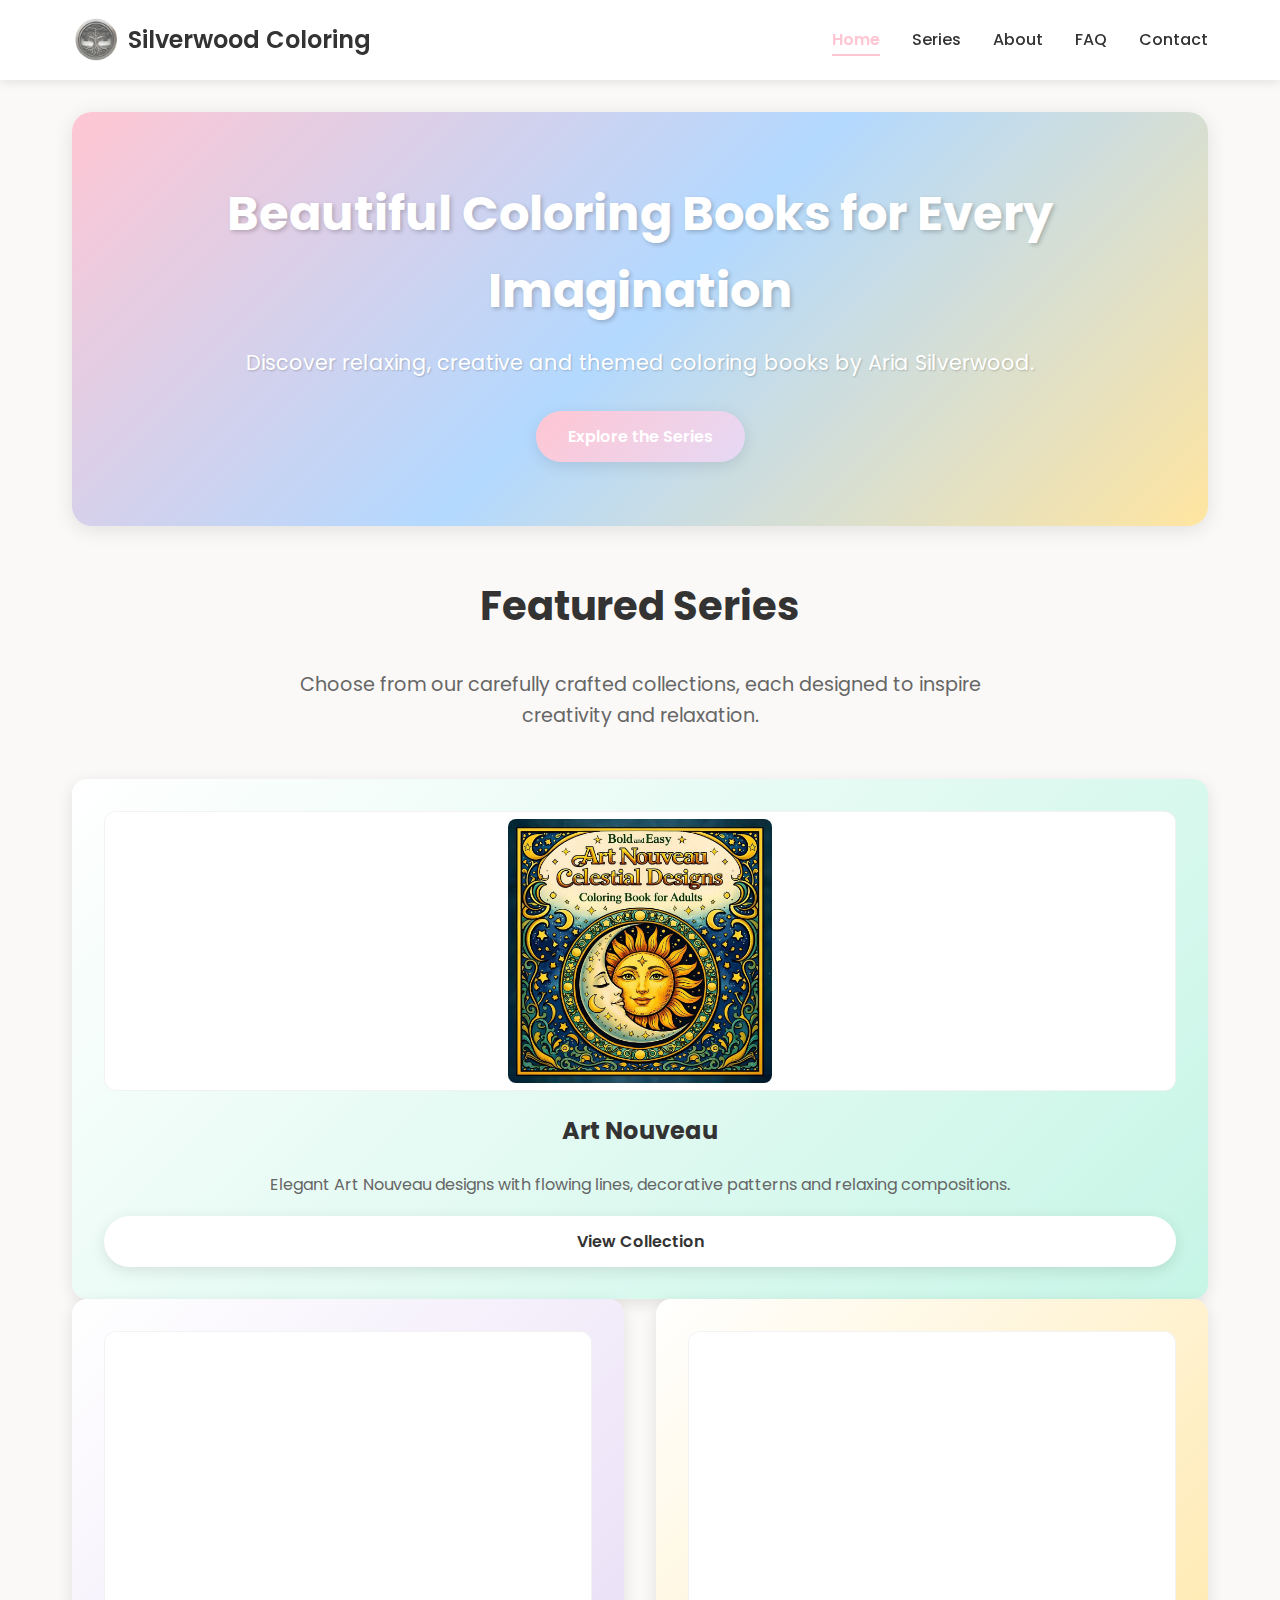
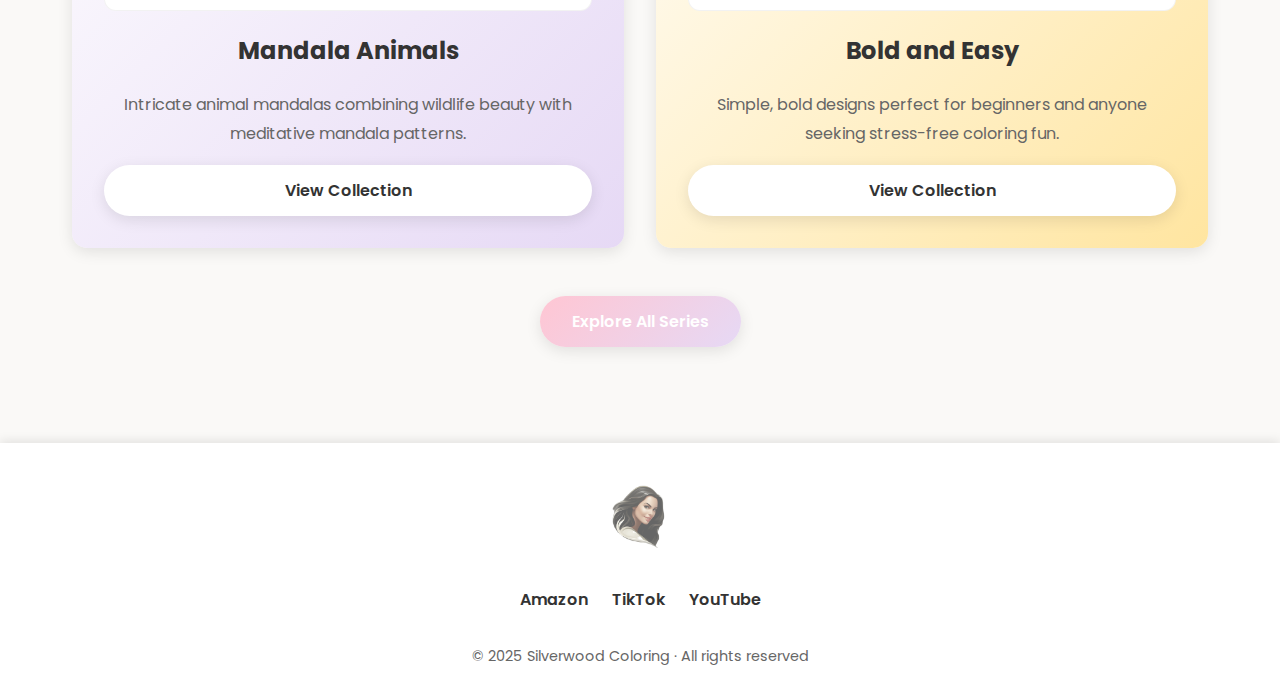
<file: index.html>
<!DOCTYPE html>
<html lang="en">
<head>
    <meta charset="UTF-8">
    <meta name="viewport" content="width=device-width, initial-scale=1.0">
    <meta name="description" content="Discover beautiful coloring books by Aria Silverwood. From festive Sinterklaas to relaxing mandalas and creative city scenes - available on Amazon.">
    <meta name="keywords" content="coloring books, Aria Silverwood, adult coloring, kids coloring, mandala, stained glass, Amazon books">
    <meta name="author" content="Aria Silverwood">
    
    <meta property="og:title" content="Silverwood Coloring - Beautiful Coloring Books">
    <meta property="og:description" content="Discover relaxing, creative and themed coloring books by Aria Silverwood. Available on Amazon.">
    <meta property="og:type" content="website">
    <meta property="og:image" content="assets/images/og-image.jpg">
    
    <title>Silverwood Coloring - Beautiful Coloring Books for Every Imagination</title>
    <link rel="icon" href="assets/images/favicon.png">
    <link rel="preconnect" href="https://fonts.googleapis.com">
    <link rel="preconnect" href="https://fonts.gstatic.com" crossorigin>
    <link href="https://fonts.googleapis.com/css2?family=Poppins:wght@300;400;500;600;700&display=swap" rel="stylesheet">
    <link rel="stylesheet" href="assets/css/style.css">
</head>
<body>
    <header>
        <div class="header-container">
            <a href="index.html" class="logo">
                <img src="assets/images/logo-1.png" alt="Silverwood Coloring" class="logo-img" />
                <span class="logo-text">Silverwood Coloring</span>
            </a>
            <nav>
                <div class="menu-toggle" id="menuToggle">
                    <span></span>
                    <span></span>
                    <span></span>
                </div>
                <ul id="navMenu">
                    <li><a href="index.html" class="active">Home</a></li>
                    <li><a href="series.html">Series</a></li>
                    <li><a href="about.html">About</a></li>
                    <li><a href="faq.html">FAQ</a></li>
                    <li><a href="contact.html">Contact</a></li>
                </ul>
            </nav>
        </div>
    </header>

    <main>
        <section class="hero">
            <h1>Beautiful Coloring Books for Every Imagination</h1>
            <p>Discover relaxing, creative and themed coloring books by Aria Silverwood.</p>
            <a href="series.html" class="btn btn-primary">Explore the Series</a>
        </section>

        <h2 class="section-title">Featured Series</h2>
        <p class="section-subtitle">Choose from our carefully crafted collections, each designed to inspire creativity and relaxation.</p>

            <div class="card card-mint">
                <div class="card-image">
                    <img src="assets/images/art-nouveau.jpg" alt="Art Nouveau Series" loading="lazy" />
                </div>
                <h3>Art Nouveau</h3>
                <p>Elegant Art Nouveau designs with flowing lines, decorative patterns and relaxing compositions.</p>
                <a href="art-nouveau.html" class="btn">View Collection</a>
            </div>
        
        <div class="card-grid">
            <div class="card card-lavender">
                <div class="card-image">
                    <img src="assets/images/mandalaanimals-koalas.jpg" alt="Mandala Animals - Koalas" loading="lazy" />
                </div>
                <h3>Mandala Animals</h3>
                <p>Intricate animal mandalas combining wildlife beauty with meditative mandala patterns.</p>
                <a href="mandala-animals.html" class="btn">View Collection</a>
            </div>

            <div class="card card-yellow">
                <div class="card-image">
                    <img src="assets/images/boldandeasy-owls.jpg" alt="Bold and Easy - Owls" loading="lazy" />
                </div>
                <h3>Bold and Easy</h3>
                <p>Simple, bold designs perfect for beginners and anyone seeking stress-free coloring fun.</p>
                <a href="bold-easy.html" class="btn">View Collection</a>
            </div>
        </div>

        <div style="text-align: center; margin-top: 3rem;">
            <a href="series.html" class="btn btn-primary">Explore All Series</a>
        </div>
    </main>

    <footer>
        <div class="footer-content">
            <div class="footer-logo">
                <img src="assets/images/logo-2.png" alt="Silverwood Coloring" class="footer-logo-img" />
            </div>
            <div class="footer-links">
                <a href="https://www.amazon.com/stores/Aria-Silverwood/author/B0CDCFRMGG?isDramIntegrated=true&shoppingPortalEnabled=true&ccs_id=15b96a3e-342a-4bc1-8c70-932cfd9c1cac" target="_blank" title="Amazon">Amazon</a>
                <a href="https://www.tiktok.com/@silverwoodcoloring" target="_blank" title="TikTok">TikTok</a>
                <a href="https://www.youtube.com/@AriaSilverwood" target="_blank" title="YouTube">YouTube</a>
            </div>
            <p>&copy; 2025 Silverwood Coloring &middot; All rights reserved</p>
        </div>
    </footer>

    <script>
        // Mobile menu toggle
        const menuToggle = document.getElementById('menuToggle');
        const navMenu = document.getElementById('navMenu');

        if (menuToggle) {
            menuToggle.addEventListener('click', () => {
                navMenu.classList.toggle('active');
            });
        }

        // Lazy loading for images
        document.addEventListener('DOMContentLoaded', () => {
            const lazyImages = document.querySelectorAll('img[loading="lazy"]');
            
            if ('IntersectionObserver' in window) {
                const imageObserver = new IntersectionObserver((entries, observer) => {
                    entries.forEach(entry => {
                        if (entry.isIntersecting) {
                            const img = entry.target;
                            img.classList.add('loaded');
                            observer.unobserve(img);
                        }
                    });
                });

                lazyImages.forEach(img => imageObserver.observe(img));
            } else {
                lazyImages.forEach(img => img.classList.add('loaded'));
            }
        });
    </script>
</body>
</html>
</file>
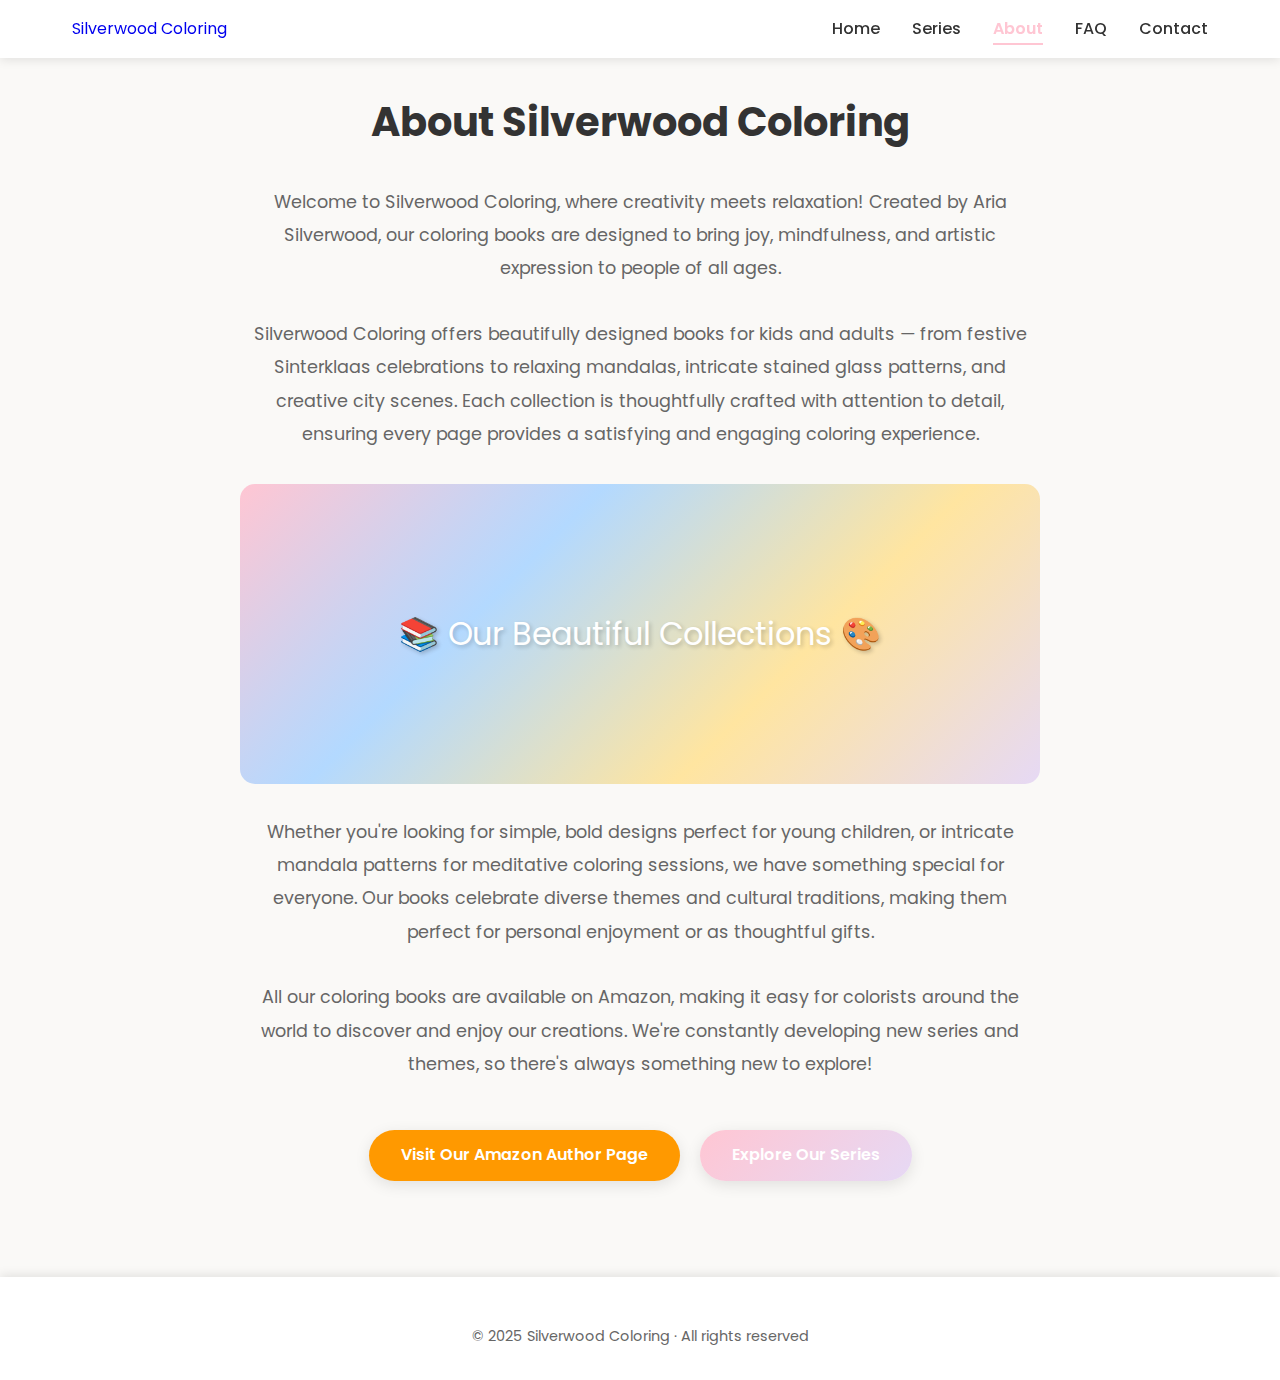
<file: about.html>
<!DOCTYPE html>
<html lang="en">
<head>
    <meta charset="UTF-8">
    <meta name="viewport" content="width=device-width, initial-scale=1.0">
    <meta name="description" content="Learn about Aria Silverwood and Silverwood Coloring. Discover our passion for creating beautiful coloring books for all ages.">
    <meta name="keywords" content="Aria Silverwood, about Silverwood Coloring, coloring book artist, author">
    
    <title>About - Silverwood Coloring</title>
    <link rel="icon" href="assets/images/favicon.png">
    <link rel="preconnect" href="https://fonts.googleapis.com">
    <link rel="preconnect" href="https://fonts.gstatic.com" crossorigin>
    <link href="https://fonts.googleapis.com/css2?family=Poppins:wght@300;400;500;600;700&display=swap" rel="stylesheet">
    <link rel="stylesheet" href="assets/css/style.css">
</head>
<body>
    <header>
        <div class="header-container">
            <a href="index.html" class="logo">Silverwood Coloring</a>
            <nav>
                <div class="menu-toggle" id="menuToggle">
                    <span></span>
                    <span></span>
                    <span></span>
                </div>
                <ul id="navMenu">
                    <li><a href="index.html">Home</a></li>
                    <li><a href="series.html">Series</a></li>
                    <li><a href="about.html" class="active">About</a></li>
                    <li><a href="faq.html">FAQ</a></li>
                    <li><a href="contact.html">Contact</a></li>
                </ul>
            </nav>
        </div>
    </header>

    <main>
        <div class="about-content">
            <h1 class="section-title">About Silverwood Coloring</h1>
            
            <p>Welcome to Silverwood Coloring, where creativity meets relaxation! Created by Aria Silverwood, our coloring books are designed to bring joy, mindfulness, and artistic expression to people of all ages.</p>
            
            <p>Silverwood Coloring offers beautifully designed books for kids and adults — from festive Sinterklaas celebrations to relaxing mandalas, intricate stained glass patterns, and creative city scenes. Each collection is thoughtfully crafted with attention to detail, ensuring every page provides a satisfying and engaging coloring experience.</p>

            <div class="collage-placeholder">
                📚 Our Beautiful Collections 🎨
            </div>

            <p>Whether you're looking for simple, bold designs perfect for young children, or intricate mandala patterns for meditative coloring sessions, we have something special for everyone. Our books celebrate diverse themes and cultural traditions, making them perfect for personal enjoyment or as thoughtful gifts.</p>

            <p>All our coloring books are available on Amazon, making it easy for colorists around the world to discover and enjoy our creations. We're constantly developing new series and themes, so there's always something new to explore!</p>

            <div style="margin-top: 3rem; text-align: center;">
                <a href="https://amazon.com" target="_blank" class="btn btn-amazon">Visit Our Amazon Author Page</a>
                <a href="series.html" class="btn btn-primary" style="margin-left: 1rem;">Explore Our Series</a>
            </div>
        </div>
    </main>

    <footer>
        <div class="footer-content">
            <div class="footer-icons">
                <span class="footer-icon" title="Amazon"></span>
                <span class="footer-icon" title="Instagram"></span>
                <span class="footer-icon" title="Facebook"></span>
                <span class="footer-icon" title="TikTok"></span>
            </div>
            <p>&copy; 2025 Silverwood Coloring &middot; All rights reserved</p>
        </div>
    </footer>

    <script>
        const menuToggle = document.getElementById('menuToggle');
        const navMenu = document.getElementById('navMenu');

        if (menuToggle) {
            menuToggle.addEventListener('click', () => {
                navMenu.classList.toggle('active');
            });
        }
    </script>
</body>
</html>
</file>
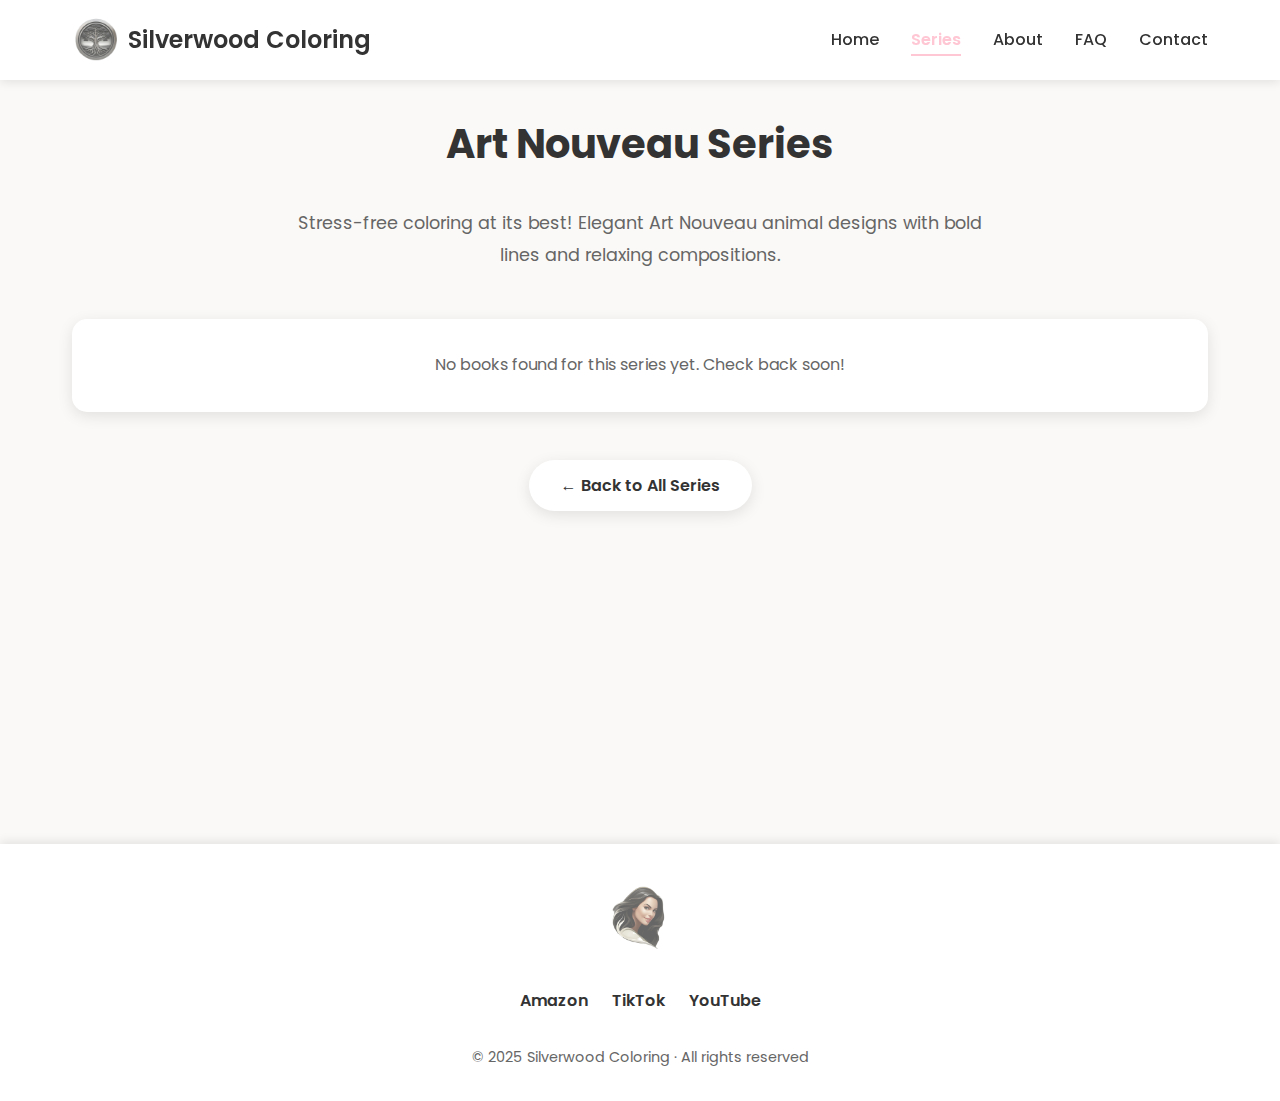
<file: art-nouveau.html>
<!DOCTYPE html>
<html lang="en">
<head>
    <meta charset="UTF-8">
    <meta name="viewport" content="width=device-width, initial-scale=1.0">
    <meta name="description" content="Bold and Easy coloring books by Aria Silverwood. Simple designs perfect for kids and beginners available on Amazon.">
    <meta name="keywords" content="easy coloring books, kids coloring, beginner coloring, bold designs, Aria Silverwood">
    
    <meta property="og:title" content="Bold and Easy Series - Silverwood Coloring">
    <meta property="og:description" content="Bold and Easy coloring books by Aria Silverwood. Simple designs perfect for kids and beginners available on Amazon.">
    <meta property="og:type" content="website">
    <meta property="og:image" content="assets/images/og-image.jpg">
    
    <title>Art Nouveau Series - Silverwood Coloring</title>
    <link rel="icon" href="assets/images/favicon.png">
    <link rel="preconnect" href="https://fonts.googleapis.com">
    <link rel="preconnect" href="https://fonts.gstatic.com" crossorigin>
    <link href="https://fonts.googleapis.com/css2?family=Poppins:wght@300;400;500;600;700&display=swap" rel="stylesheet">
    <link rel="stylesheet" href="assets/css/style.css">
</head>
<body>
    <header>
        <div class="header-container">
            <a href="index.html" class="logo">
                <img src="assets/images/logo-1.png" alt="Silverwood Coloring" class="logo-img" />
                <span class="logo-text">Silverwood Coloring</span>
            </a>
            <nav>
                <div class="menu-toggle" id="menuToggle">
                    <span></span>
                    <span></span>
                    <span></span>
                </div>
                <ul id="navMenu">
                    <li><a href="index.html">Home</a></li>
                    <li><a href="series.html" class="active">Series</a></li>
                    <li><a href="about.html">About</a></li>
                    <li><a href="faq.html">FAQ</a></li>
                    <li><a href="contact.html">Contact</a></li>
                </ul>
            </nav>
        </div>
    </header>

    <main>
        <div class="category-header">
            <h1 class="section-title">Art Nouveau Series</h1>
            <p class="category-intro">Stress-free coloring at its best! Elegant Art Nouveau animal designs with bold lines and relaxing compositions.</p>
        </div>

        <div class="card-grid" id="booksContainer">
            <div class="card">
                <p>Loading books...</p>
            </div>
        </div>

        <div style="text-align: center; margin-top: 2rem;">
            <a href="series.html" class="btn">← Back to All Series</a>
        </div>
    </main>

    <footer>
        <div class="footer-content">
            <div class="footer-logo">
                <img src="assets/images/logo-2.png" alt="Silverwood Coloring" class="footer-logo-img" />
            </div>
            <div class="footer-links">
                <a href="https://www.amazon.com/stores/Aria-Silverwood/author/B0CDCFRMGG?isDramIntegrated=true&shoppingPortalEnabled=true&ccs_id=15b96a3e-342a-4bc1-8c70-932cfd9c1cac" target="_blank" title="Amazon">Amazon</a>
                <a href="https://www.tiktok.com/@silverwoodcoloring" target="_blank" title="TikTok">TikTok</a>
                <a href="https://www.youtube.com/@AriaSilverwood" target="_blank" title="YouTube">YouTube</a>
            </div>
            <p>&copy; 2025 Silverwood Coloring &middot; All rights reserved</p>
        </div>
    </footer>

    <script>
        const menuToggle = document.getElementById('menuToggle');
        const navMenu = document.getElementById('navMenu');

        if (menuToggle) {
            menuToggle.addEventListener('click', () => {
                navMenu.classList.toggle('active');
            });
        }

        const seriesName = 'art-nouveau';
        const booksContainer = document.getElementById('booksContainer');

        fetch('data/books.json')
            .then(response => response.json())
            .then(data => {
                const seriesBooks = data.filter(book => book.series === seriesName);
                
                if (seriesBooks.length === 0) {
                    booksContainer.innerHTML = '<div class="card"><p>No books found for this series yet. Check back soon!</p></div>';
                    return;
                }

                booksContainer.innerHTML = '';
                
                seriesBooks.forEach((book, index) => {
                    const cardColors = ['card-yellow', 'card-pink', 'card-mint', 'card-blue', 'card-lavender', 'card-peach'];
                    const colorClass = cardColors[index % cardColors.length];
                    
                    const card = document.createElement('div');
                    card.className = `card ${colorClass}`;
                    card.innerHTML = `
                        <div class="card-image">
                            <img src="${book.imageUrl}" alt="${book.title}" loading="lazy" onerror="this.style.display='none'; this.parentElement.innerHTML='✏️';">
                        </div>
                        <h3>${book.title}</h3>
                        <p>${book.shortDescription}</p>
                        <a href="${book.amazonUrl}" target="_blank" class="btn btn-amazon">View on Amazon</a>
                    `;
                    booksContainer.appendChild(card);
                });

                const lazyImages = document.querySelectorAll('img[loading="lazy"]');
                if ('IntersectionObserver' in window) {
                    const imageObserver = new IntersectionObserver((entries, observer) => {
                        entries.forEach(entry => {
                            if (entry.isIntersecting) {
                                entry.target.classList.add('loaded');
                                observer.unobserve(entry.target);
                            }
                        });
                    });
                    lazyImages.forEach(img => imageObserver.observe(img));
                } else {
                    lazyImages.forEach(img => img.classList.add('loaded'));
                }
            })
            .catch(error => {
                console.error('Error loading books:', error);
                booksContainer.innerHTML = '<div class="card"><p>Error loading books. Please try again later.</p></div>';
            });
    </script>
</body>
</html>
</file>
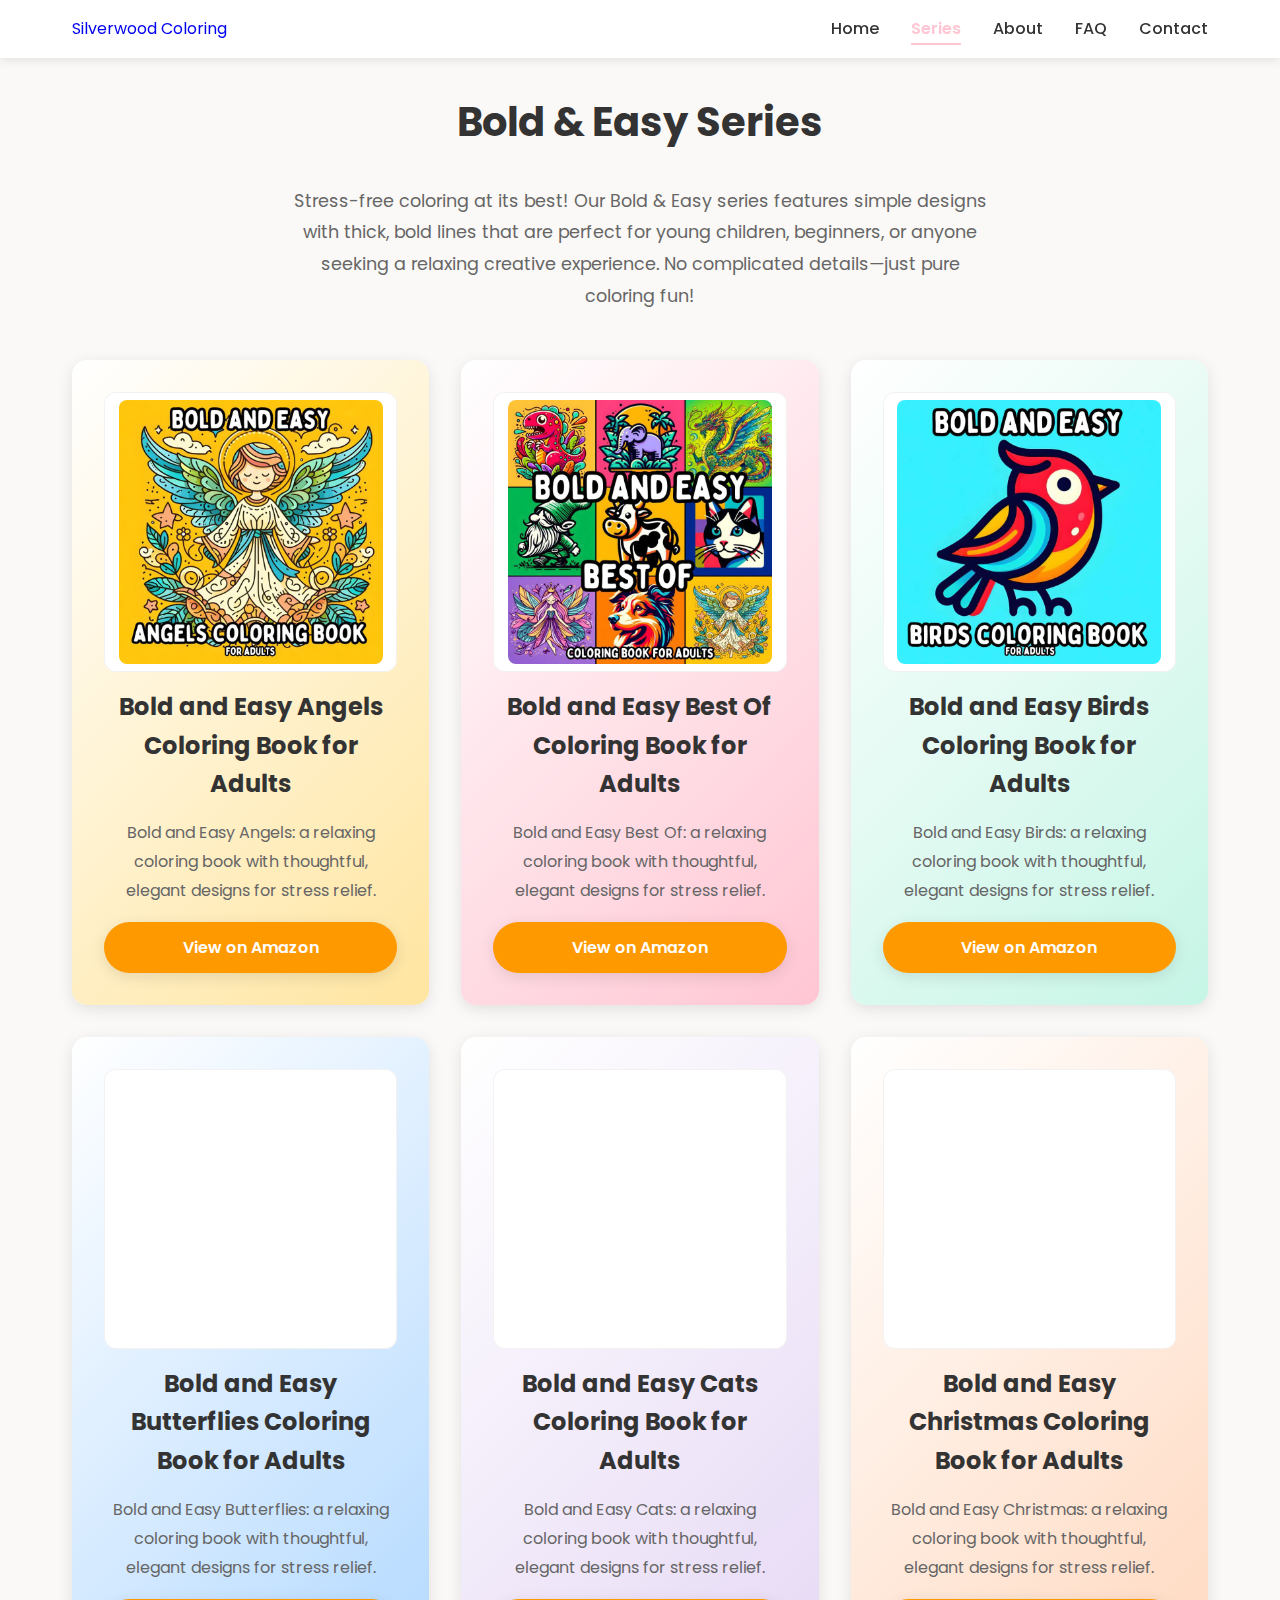
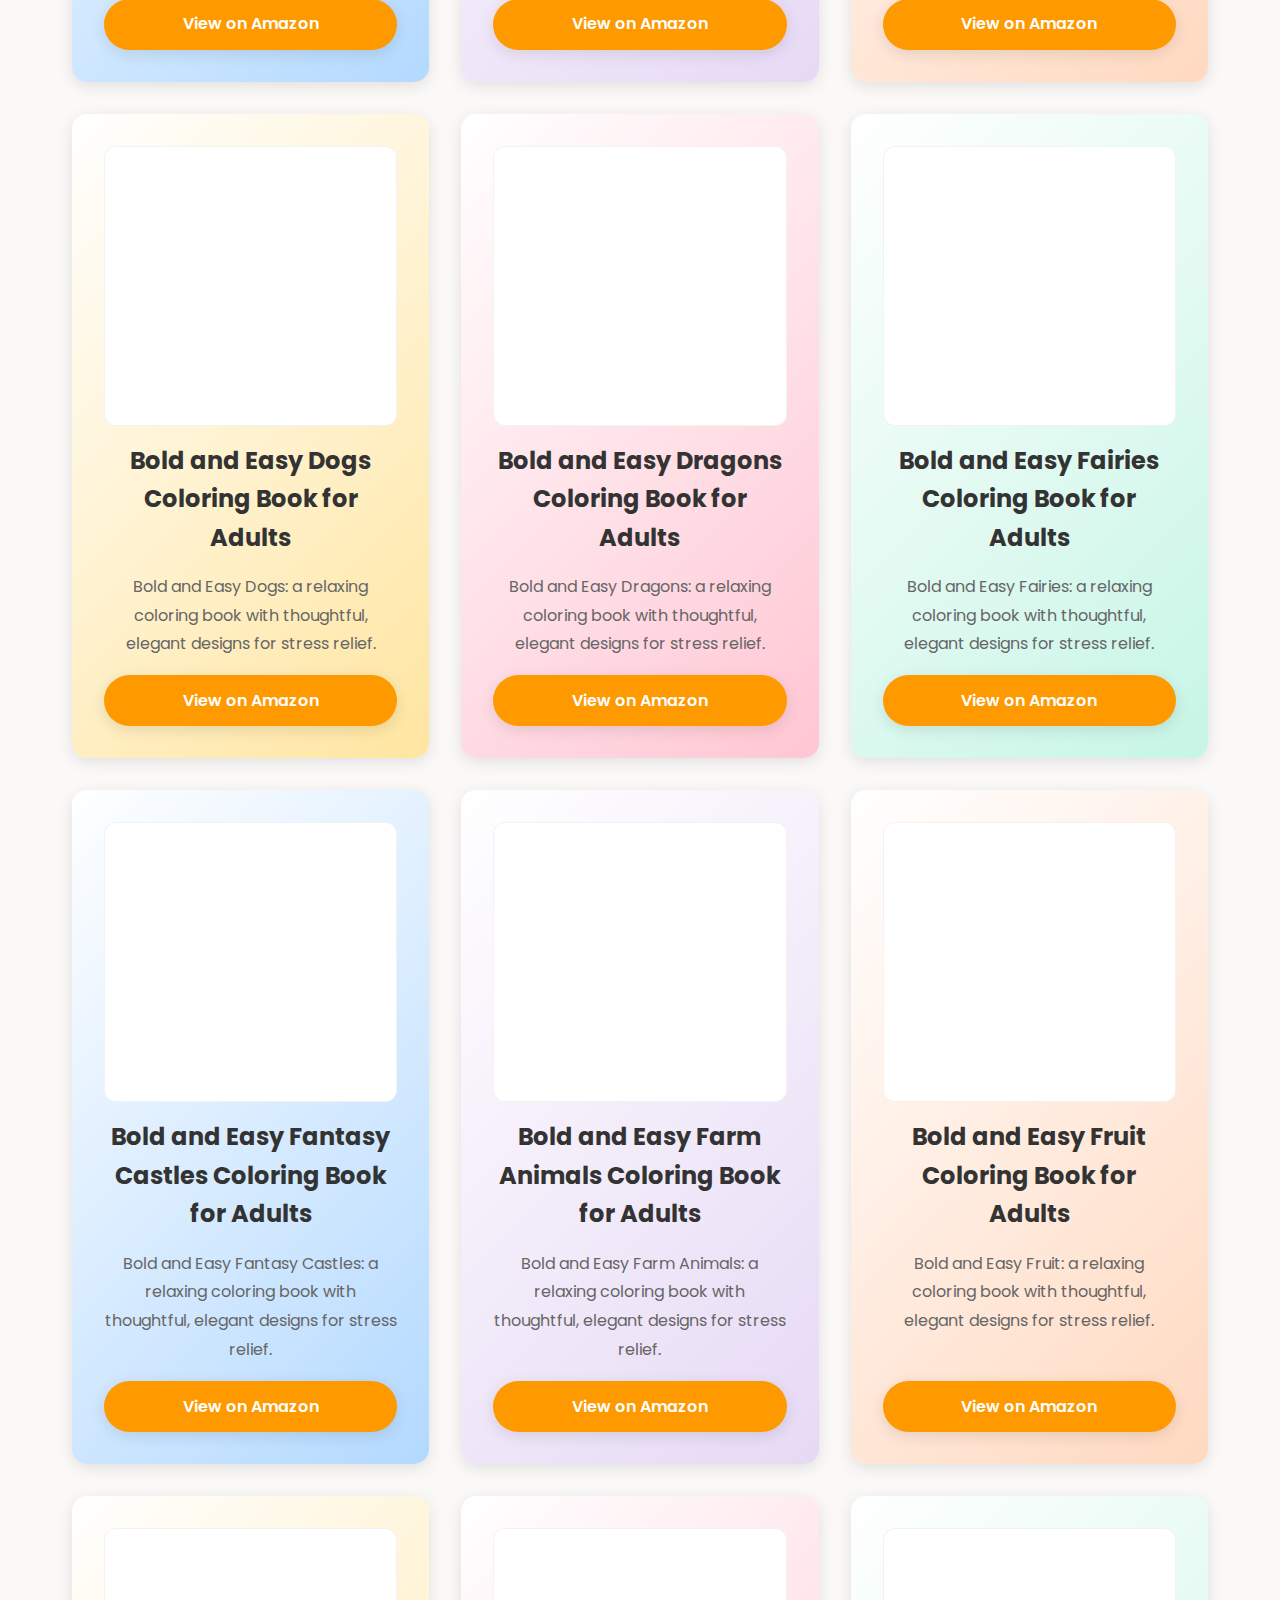
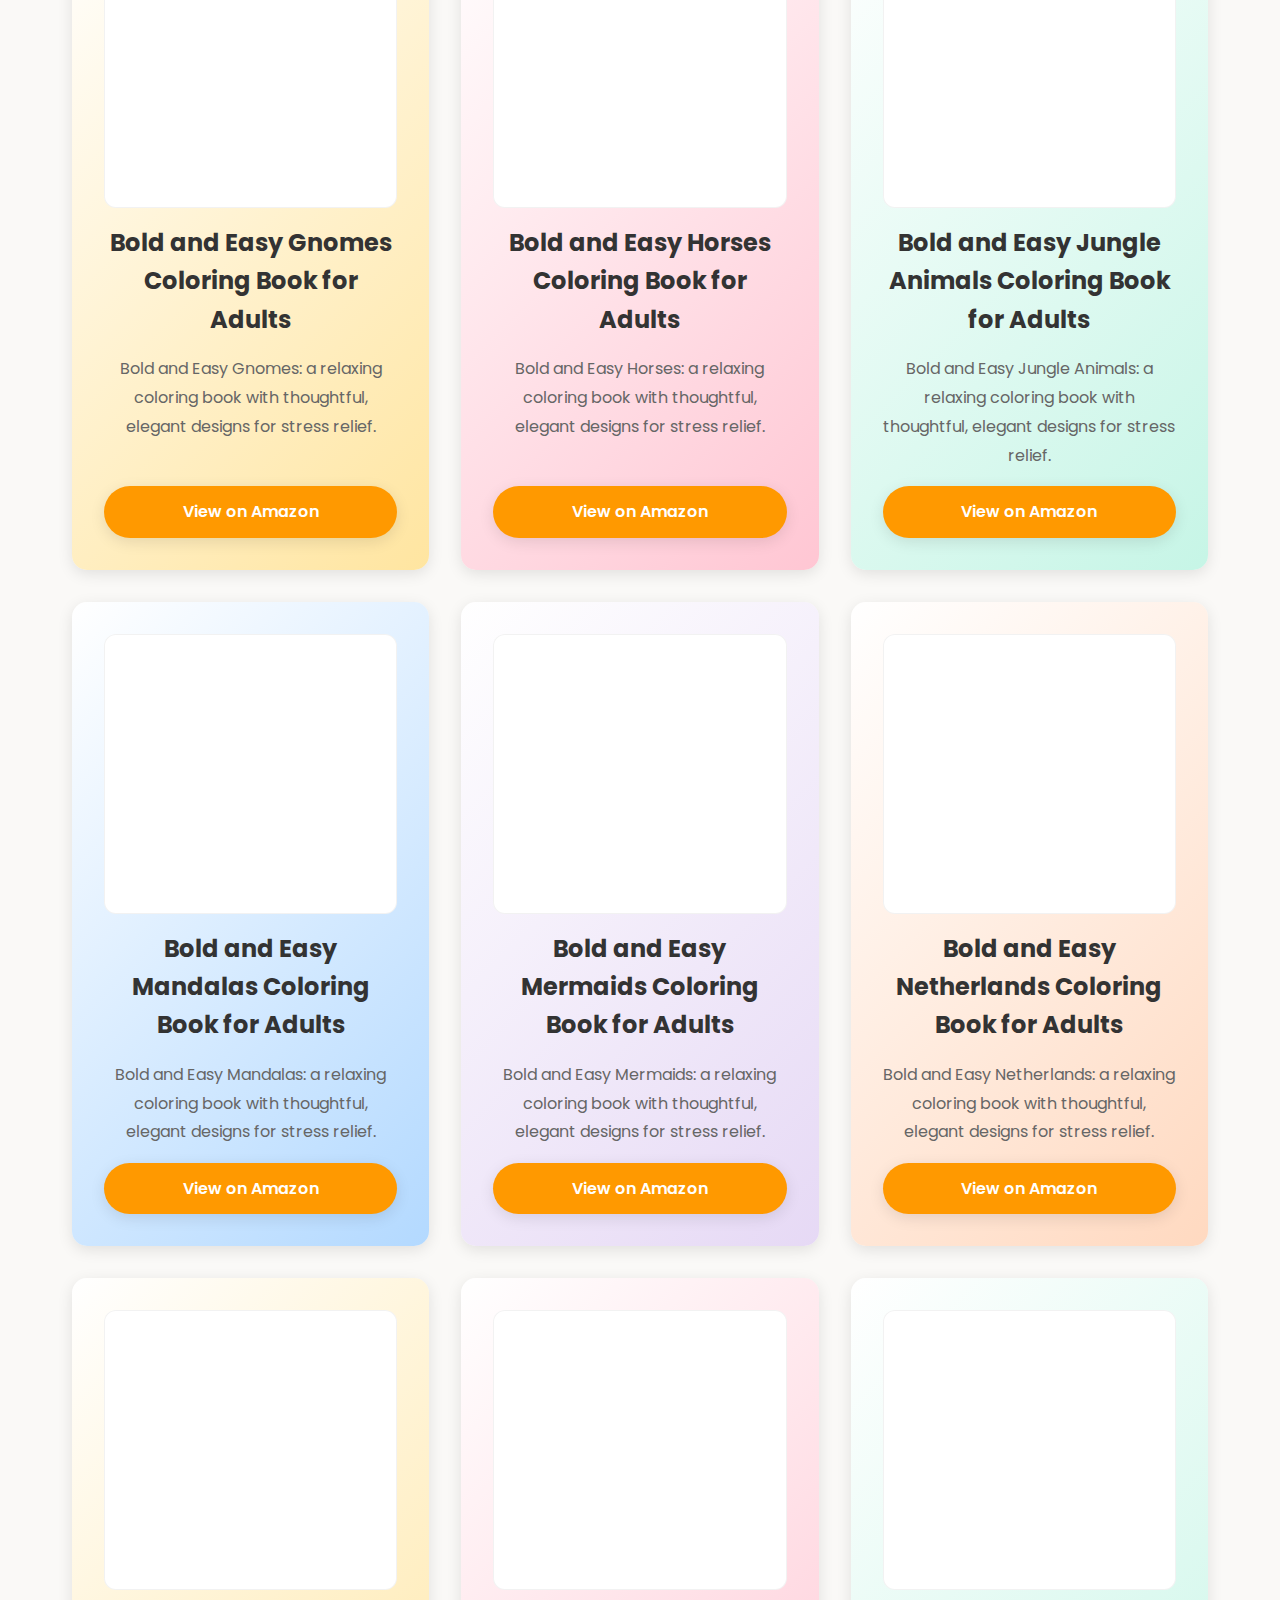
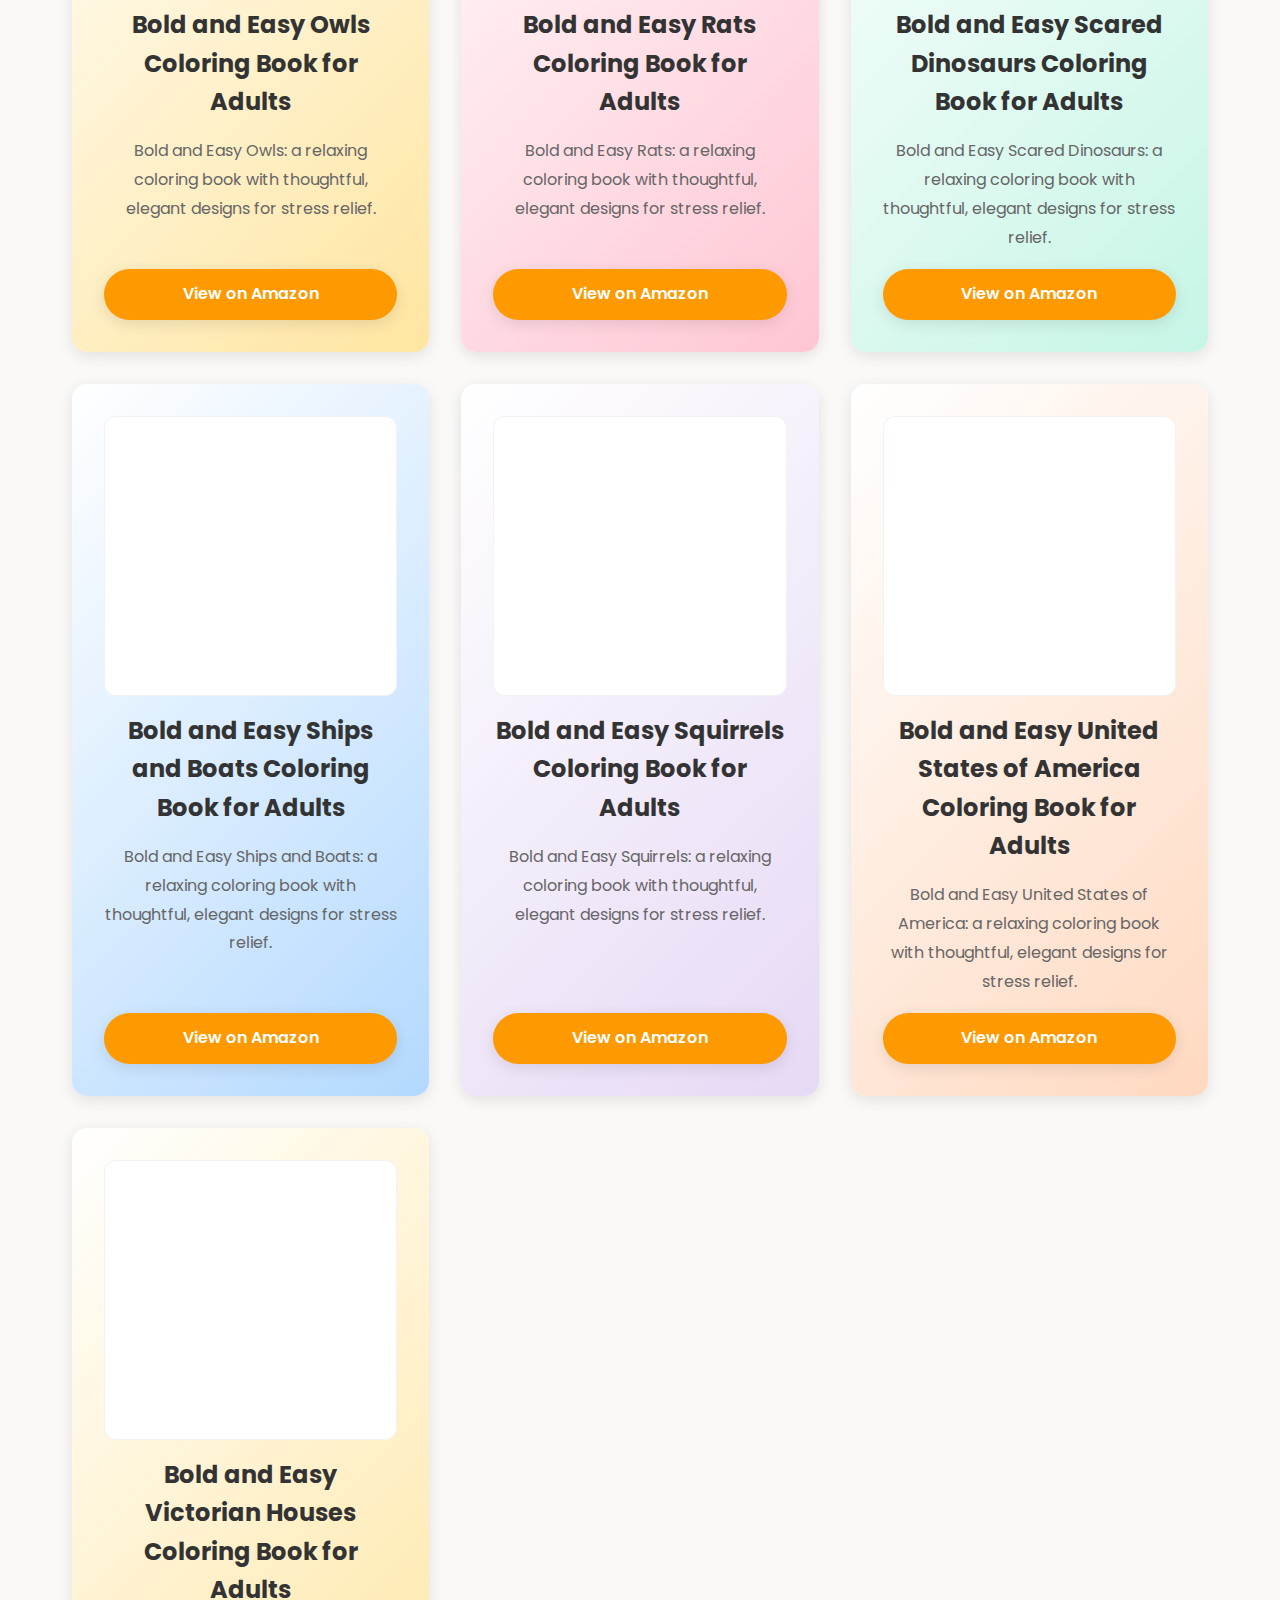
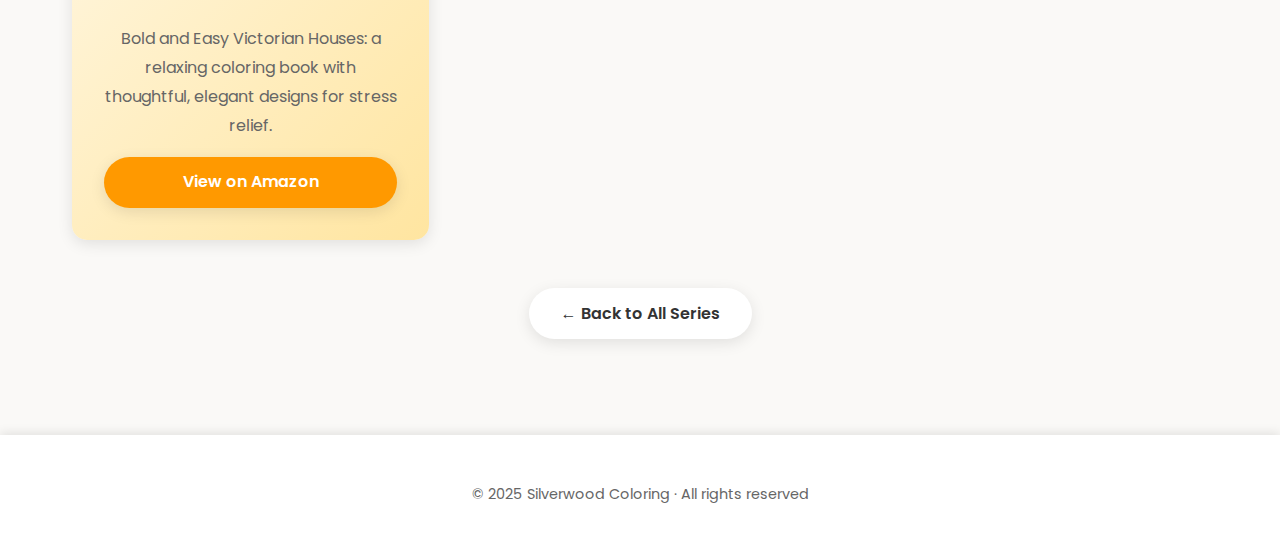
<file: bold-easy.html>
<!DOCTYPE html>
<html lang="en">
<head>
    <meta charset="UTF-8">
    <meta name="viewport" content="width=device-width, initial-scale=1.0">
    <meta name="description" content="Bold & Easy coloring books by Aria Silverwood. Simple designs perfect for kids and beginners available on Amazon.">
    <meta name="keywords" content="easy coloring books, kids coloring, beginner coloring, bold designs, Aria Silverwood">
    
    <title>Bold & Easy Series - Silverwood Coloring</title>
    <link rel="icon" href="assets/images/favicon.png">
    <link rel="preconnect" href="https://fonts.googleapis.com">
    <link rel="preconnect" href="https://fonts.gstatic.com" crossorigin>
    <link href="https://fonts.googleapis.com/css2?family=Poppins:wght@300;400;500;600;700&display=swap" rel="stylesheet">
    <link rel="stylesheet" href="assets/css/style.css">
</head>
<body>
    <header>
        <div class="header-container">
            <a href="index.html" class="logo">Silverwood Coloring</a>
            <nav>
                <div class="menu-toggle" id="menuToggle">
                    <span></span>
                    <span></span>
                    <span></span>
                </div>
                <ul id="navMenu">
                    <li><a href="index.html">Home</a></li>
                    <li><a href="series.html" class="active">Series</a></li>
                    <li><a href="about.html">About</a></li>
                    <li><a href="faq.html">FAQ</a></li>
                    <li><a href="contact.html">Contact</a></li>
                </ul>
            </nav>
        </div>
    </header>

    <main>
        <div class="category-header">
            <h1 class="section-title">Bold & Easy Series</h1>
            <p class="category-intro">Stress-free coloring at its best! Our Bold & Easy series features simple designs with thick, bold lines that are perfect for young children, beginners, or anyone seeking a relaxing creative experience. No complicated details—just pure coloring fun!</p>
        </div>

        <div class="card-grid" id="booksContainer">
            <div class="card">
                <p>Loading books...</p>
            </div>
        </div>

        <div style="text-align: center; margin-top: 2rem;">
            <a href="series.html" class="btn">← Back to All Series</a>
        </div>
    </main>

    <footer>
        <div class="footer-content">
            <div class="footer-icons">
                <span class="footer-icon" title="Amazon"></span>
                <span class="footer-icon" title="Instagram"></span>
                <span class="footer-icon" title="Facebook"></span>
                <span class="footer-icon" title="TikTok"></span>
            </div>
            <p>&copy; 2025 Silverwood Coloring &middot; All rights reserved</p>
        </div>
    </footer>

    <script>
        const menuToggle = document.getElementById('menuToggle');
        const navMenu = document.getElementById('navMenu');

        if (menuToggle) {
            menuToggle.addEventListener('click', () => {
                navMenu.classList.toggle('active');
            });
        }

        const seriesName = 'bold-easy';
        const booksContainer = document.getElementById('booksContainer');

        fetch('data/books.json')
            .then(response => response.json())
            .then(data => {
                const seriesBooks = data.filter(book => book.series === seriesName);
                
                if (seriesBooks.length === 0) {
                    booksContainer.innerHTML = '<div class="card"><p>No books found for this series yet. Check back soon!</p></div>';
                    return;
                }

                booksContainer.innerHTML = '';
                
                seriesBooks.forEach((book, index) => {
                    const cardColors = ['card-yellow', 'card-pink', 'card-mint', 'card-blue', 'card-lavender', 'card-peach'];
                    const colorClass = cardColors[index % cardColors.length];
                    
                    const card = document.createElement('div');
                    card.className = `card ${colorClass}`;
                    card.innerHTML = `
                        <div class="card-image">
                            <img src="${book.imageUrl}" alt="${book.title}" loading="lazy" onerror="this.style.display='none'; this.parentElement.innerHTML='✏️';">
                        </div>
                        <h3>${book.title}</h3>
                        <p>${book.shortDescription}</p>
                        <a href="${book.amazonUrl}" target="_blank" class="btn btn-amazon">View on Amazon</a>
                    `;
                    booksContainer.appendChild(card);
                });

                const lazyImages = document.querySelectorAll('img[loading="lazy"]');
                if ('IntersectionObserver' in window) {
                    const imageObserver = new IntersectionObserver((entries, observer) => {
                        entries.forEach(entry => {
                            if (entry.isIntersecting) {
                                entry.target.classList.add('loaded');
                                observer.unobserve(entry.target);
                            }
                        });
                    });
                    lazyImages.forEach(img => imageObserver.observe(img));
                } else {
                    lazyImages.forEach(img => img.classList.add('loaded'));
                }
            })
            .catch(error => {
                console.error('Error loading books:', error);
                booksContainer.innerHTML = '<div class="card"><p>Error loading books. Please try again later.</p></div>';
            });
    </script>
</body>
</html>
</file>
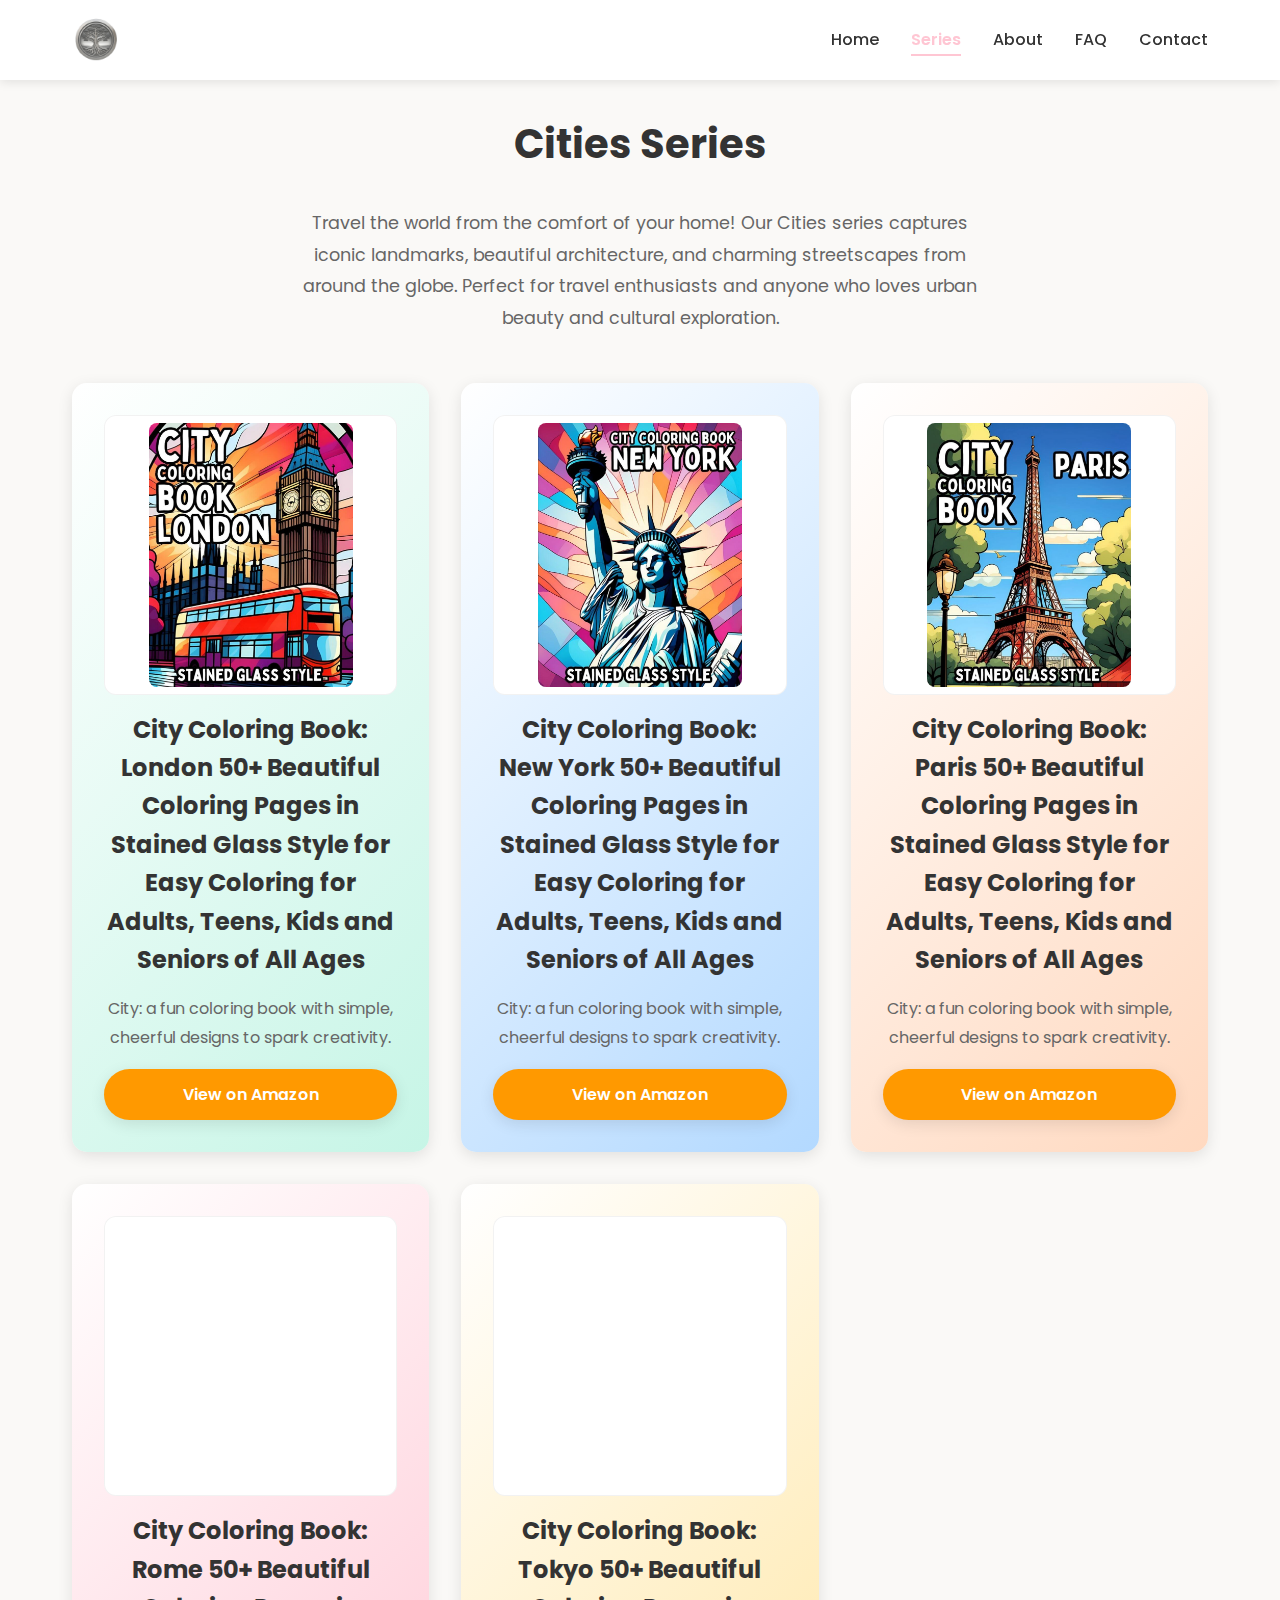
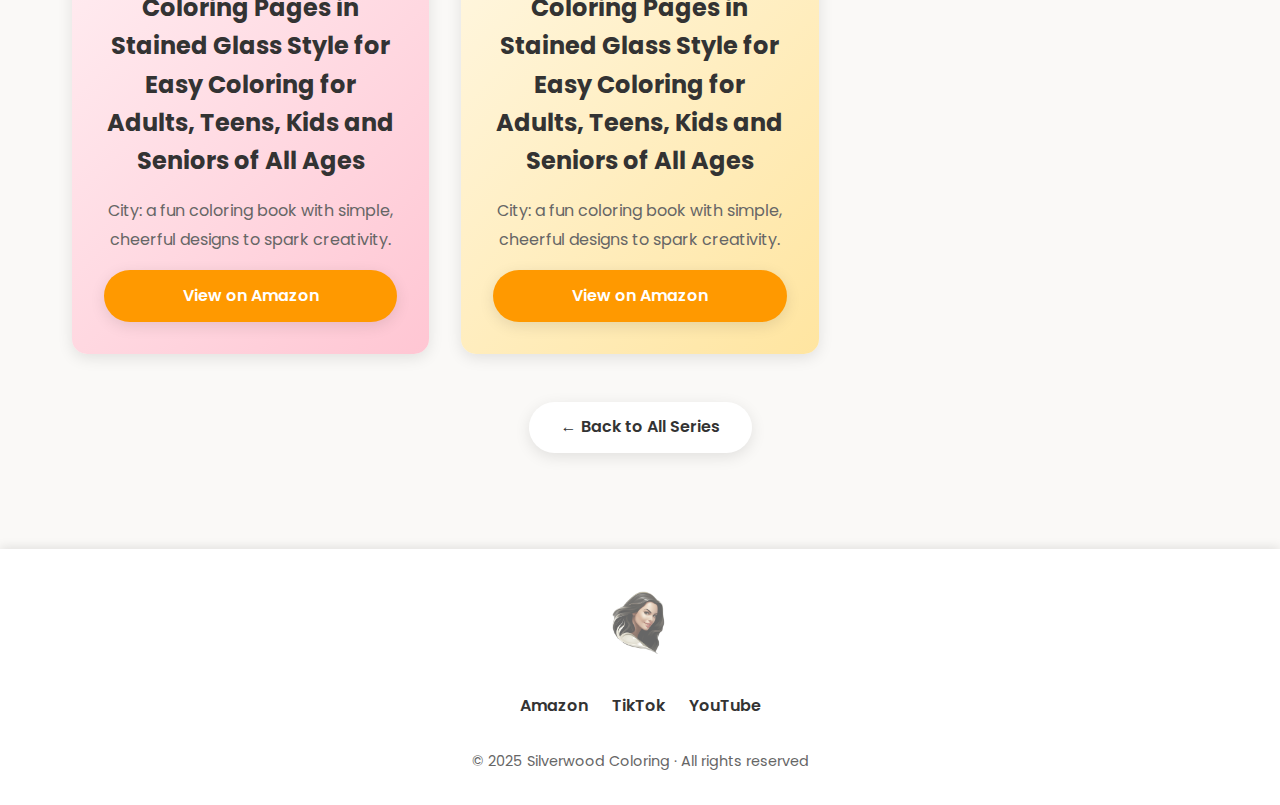
<file: cities.html>
<!DOCTYPE html>
<html lang="en">
<head>
    <meta charset="UTF-8">
    <meta name="viewport" content="width=device-width, initial-scale=1.0">
    <meta name="description" content="Cities coloring books by Aria Silverwood. Explore world landmarks and cityscapes through coloring, available on Amazon.">
    <meta name="keywords" content="city coloring books, landmark coloring, architecture coloring, Aria Silverwood, travel coloring">
    
    <meta property="og:title" content="Cities Series - Silverwood Coloring">
    <meta property="og:description" content="Cities coloring books by Aria Silverwood. Explore world landmarks and cityscapes through coloring, available on Amazon.">
    <meta property="og:type" content="website">
    <meta property="og:image" content="assets/images/og-image.jpg">
    
    <title>Cities Series - Silverwood Coloring</title>
    <link rel="icon" href="assets/images/favicon.png">
    <link rel="preconnect" href="https://fonts.googleapis.com">
    <link rel="preconnect" href="https://fonts.gstatic.com" crossorigin>
    <link href="https://fonts.googleapis.com/css2?family=Poppins:wght@300;400;500;600;700&display=swap" rel="stylesheet">
    <link rel="stylesheet" href="assets/css/style.css">
</head>
<body>
    <header>
        <div class="header-container">
            <a href="index.html" class="logo"><img src="assets/images/logo-1.png" alt="Silverwood Coloring" class="logo-img" /></a>
            <nav>
                <div class="menu-toggle" id="menuToggle">
                    <span></span>
                    <span></span>
                    <span></span>
                </div>
                <ul id="navMenu">
                    <li><a href="index.html">Home</a></li>
                    <li><a href="series.html" class="active">Series</a></li>
                    <li><a href="about.html">About</a></li>
                    <li><a href="faq.html">FAQ</a></li>
                    <li><a href="contact.html">Contact</a></li>
                </ul>
            </nav>
        </div>
    </header>

    <main>
        <div class="category-header">
            <h1 class="section-title">Cities Series</h1>
            <p class="category-intro">Travel the world from the comfort of your home! Our Cities series captures iconic landmarks, beautiful architecture, and charming streetscapes from around the globe. Perfect for travel enthusiasts and anyone who loves urban beauty and cultural exploration.</p>
        </div>

        <div class="card-grid" id="booksContainer">
            <div class="card">
                <p>Loading books...</p>
            </div>
        </div>

        <div style="text-align: center; margin-top: 2rem;">
            <a href="series.html" class="btn">← Back to All Series</a>
        </div>
    </main>

    <footer>
        <div class="footer-content">
            <div class="footer-logo">
                <img src="assets/images/logo-2.png" alt="Silverwood Coloring" class="footer-logo-img" />
            </div>
            <div class="footer-links">
                <a href="https://www.amazon.com/stores/Aria-Silverwood/author/B0CDCFRMGG?isDramIntegrated=true&shoppingPortalEnabled=true&ccs_id=15b96a3e-342a-4bc1-8c70-932cfd9c1cac" target="_blank" title="Amazon">Amazon</a>
                <a href="https://www.tiktok.com/@silverwoodcoloring" target="_blank" title="TikTok">TikTok</a>
                <a href="https://www.youtube.com/@AriaSilverwood" target="_blank" title="YouTube">YouTube</a>
            </div>
            <p>&copy; 2025 Silverwood Coloring &middot; All rights reserved</p>
        </div>
    </footer>

    <script>
        const menuToggle = document.getElementById('menuToggle');
        const navMenu = document.getElementById('navMenu');

        if (menuToggle) {
            menuToggle.addEventListener('click', () => {
                navMenu.classList.toggle('active');
            });
        }

        const seriesName = 'cities';
        const booksContainer = document.getElementById('booksContainer');

        fetch('data/books.json')
            .then(response => response.json())
            .then(data => {
                const seriesBooks = data.filter(book => book.series === seriesName);
                
                if (seriesBooks.length === 0) {
                    booksContainer.innerHTML = '<div class="card"><p>No books found for this series yet. Check back soon!</p></div>';
                    return;
                }

                booksContainer.innerHTML = '';
                
                seriesBooks.forEach((book, index) => {
                    const cardColors = ['card-mint', 'card-blue', 'card-peach', 'card-pink', 'card-yellow', 'card-lavender'];
                    const colorClass = cardColors[index % cardColors.length];
                    
                    const card = document.createElement('div');
                    card.className = `card ${colorClass}`;
                    card.innerHTML = `
                        <div class="card-image">
                            <img src="${book.imageUrl}" alt="${book.title}" loading="lazy" onerror="this.style.display='none'; this.parentElement.innerHTML='🏛️';">
                        </div>
                        <h3>${book.title}</h3>
                        <p>${book.shortDescription}</p>
                        <a href="${book.amazonUrl}" target="_blank" class="btn btn-amazon">View on Amazon</a>
                    `;
                    booksContainer.appendChild(card);
                });

                const lazyImages = document.querySelectorAll('img[loading="lazy"]');
                if ('IntersectionObserver' in window) {
                    const imageObserver = new IntersectionObserver((entries, observer) => {
                        entries.forEach(entry => {
                            if (entry.isIntersecting) {
                                entry.target.classList.add('loaded');
                                observer.unobserve(entry.target);
                            }
                        });
                    });
                    lazyImages.forEach(img => imageObserver.observe(img));
                } else {
                    lazyImages.forEach(img => img.classList.add('loaded'));
                }
            })
            .catch(error => {
                console.error('Error loading books:', error);
                booksContainer.innerHTML = '<div class="card"><p>Error loading books. Please try again later.</p></div>';
            });
    </script>
</body>
</html>
</file>
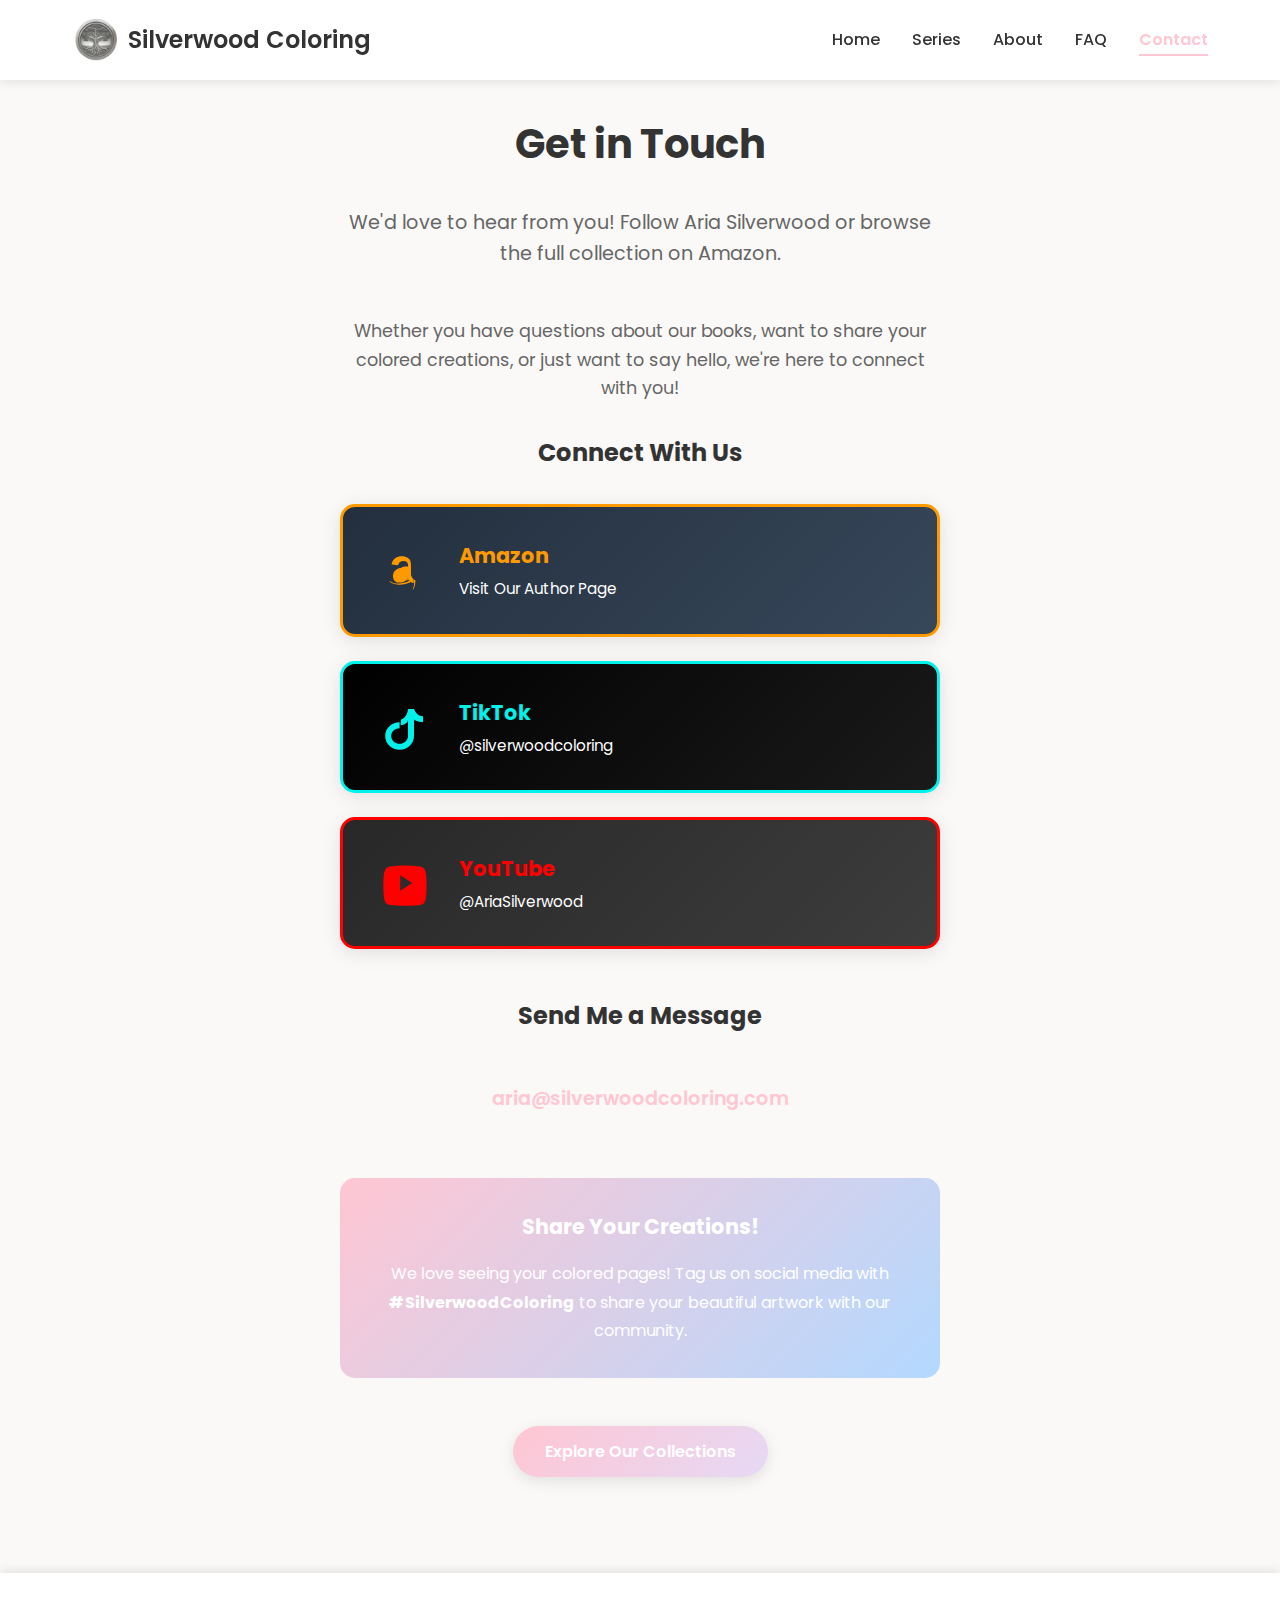
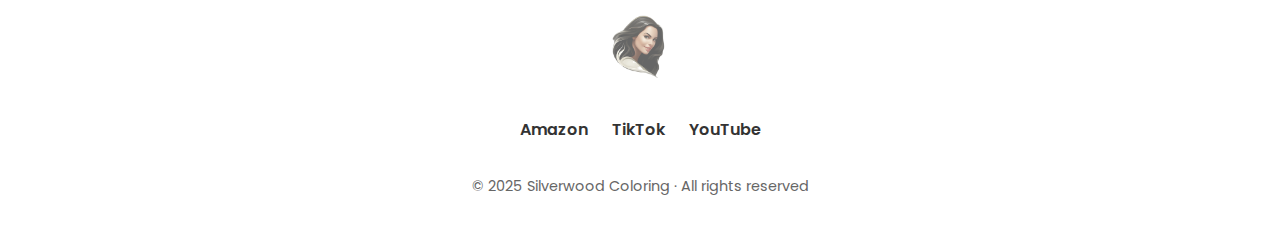
<file: contact.html>
<!DOCTYPE html>
<html lang="en">
<head>
    <meta charset="UTF-8">
    <meta name="viewport" content="width=device-width, initial-scale=1.0">
    <meta name="description" content="Get in touch with Silverwood Coloring. Connect with us on social media or email us at aria@silverwoodcoloring.com">
    <meta name="keywords" content="contact Silverwood Coloring, Aria Silverwood contact, social media, email">
    
    <meta property="og:title" content="Contact - Silverwood Coloring">
    <meta property="og:description" content="Get in touch with Silverwood Coloring. Connect with us on social media or email us at aria@silverwoodcoloring.com">
    <meta property="og:type" content="website">
    <meta property="og:image" content="assets/images/og-image.jpg">
    
    <title>Contact - Silverwood Coloring</title>
    <link rel="icon" href="assets/images/favicon.png">
    <link rel="preconnect" href="https://fonts.googleapis.com">
    <link rel="preconnect" href="https://fonts.gstatic.com" crossorigin>
    <link href="https://fonts.googleapis.com/css2?family=Poppins:wght@300;400;500;600;700&display=swap" rel="stylesheet">
    <link rel="stylesheet" href="assets/css/style.css">
</head>
<body>
    <header>
        <div class="header-container">
            <a href="index.html" class="logo">
                <img src="assets/images/logo-1.png" alt="Silverwood Coloring" class="logo-img" />
                <span class="logo-text">Silverwood Coloring</span>
            </a>
            <nav>
                <div class="menu-toggle" id="menuToggle">
                    <span></span>
                    <span></span>
                    <span></span>
                </div>
                <ul id="navMenu">
                    <li><a href="index.html">Home</a></li>
                    <li><a href="series.html">Series</a></li>
                    <li><a href="about.html">About</a></li>
                    <li><a href="faq.html">FAQ</a></li>
                    <li><a href="contact.html" class="active">Contact</a></li>
                </ul>
            </nav>
        </div>
    </header>

    <main>
        <div class="contact-container">
            <h1 class="section-title">Get in Touch</h1>
            <p class="section-subtitle">We'd love to hear from you! Follow Aria Silverwood or browse the full collection on Amazon.</p>

            <p style="font-size: 1.1rem; margin-bottom: 2rem; color: #666;">
                Whether you have questions about our books, want to share your colored creations, 
                or just want to say hello, we're here to connect with you!
            </p>

            <h2 style="font-size: 1.5rem; margin-bottom: 1.5rem; text-align: center;">Connect With Us</h2>

            <div class="social-links-vertical">
                <a href="https://www.amazon.com/stores/Aria-Silverwood/author/B0CDCFRMGG?isDramIntegrated=true&shoppingPortalEnabled=true&ccs_id=15b96a3e-342a-4bc1-8c70-932cfd9c1cac" target="_blank" class="social-button amazon-button">
                    <div class="social-icon-brand">
                        <svg viewBox="0 0 100 100" xmlns="http://www.w3.org/2000/svg">
                            <path d="M60 70C50 75 35 77 25 70C24 69 25 68 26 69C35 75 48 73 57 68C58 67 59 68.5 60 70Z" fill="currentColor"/>
                            <path d="M63 67C62 66 55 67 52 67C51 67 51 66 52 66C57 65 66 66 67 67C68 68 67 77 64 82C63 83 62 82.5 63 82C65 77 67 68 63 67Z" fill="currentColor"/>
                            <path d="M55 50C55 53 55 55 53 58C51 60 49 61 46 61C42 61 40 58 40 54C40 47 45 44 52 44H55V50ZM65 71C64 72 62 72 61 71C58 68 57 67 55 64C50 69 47 71 40 71C34 71 30 67 30 60C30 54 33 50 38 48C42 46 48 45 55 44V43C55 41 55 38 53 37C52 35 49 35 47 35C43 35 40 37 39 41C39 42 38 42 37 42L29 41C28 41 27 40 28 39C30 31 37 27 44 27C48 27 53 28 56 31C60 34 60 39 60 44V57C60 60 61 61 63 64C64 65 64 66 63 67C63 67 65 69 65 71Z" fill="currentColor"/>
                        </svg>
                    </div>
                    <div class="social-text">
                        <div class="social-title">Amazon</div>
                        <div class="social-subtitle">Visit Our Author Page</div>
                    </div>
                </a>
                <a href="https://www.tiktok.com/@silverwoodcoloring" target="_blank" class="social-button tiktok-button">
                    <div class="social-icon-brand">
                        <svg viewBox="0 0 100 100" xmlns="http://www.w3.org/2000/svg">
                            <path d="M65 20H55C55 20 54 35 43 38V47C43 47 54 47 55 38V65C55 73 48 78 41 78C34 78 27 73 27 65C27 57 34 52 41 52V42C28 42 17 52 17 65C17 78 28 88 41 88C54 88 65 78 65 65V38C65 38 72 42 80 42V32C80 32 70 33 65 20Z" fill="currentColor"/>
                        </svg>
                    </div>
                    <div class="social-text">
                        <div class="social-title">TikTok</div>
                        <div class="social-subtitle">@silverwoodcoloring</div>
                    </div>
                </a>
                <a href="https://www.youtube.com/@AriaSilverwood" target="_blank" class="social-button youtube-button">
                    <div class="social-icon-brand">
                        <svg viewBox="0 0 100 100" xmlns="http://www.w3.org/2000/svg">
                            <path d="M85 35C85 35 84 28 81 25C77 22 73 22 71 22C60 21 50 21 50 21C50 21 40 21 29 22C27 22 23 22 19 25C16 28 15 35 15 35C15 35 14 43 14 51V58C14 66 15 74 15 74C15 74 16 81 19 84C23 87 28 87 30 87C38 88 50 88 50 88C50 88 60 88 71 87C73 87 77 87 81 84C84 81 85 74 85 74C85 74 86 66 86 58V51C86 43 85 35 85 35ZM42 63V37L62 50L42 63Z" fill="currentColor"/>
                        </svg>
                    </div>
                    <div class="social-text">
                        <div class="social-title">YouTube</div>
                        <div class="social-subtitle">@AriaSilverwood</div>
                    </div>
                </a>
            </div>

            <div style="margin-top: 3rem;">
                <h2 style="font-size: 1.5rem; margin-bottom: 1rem; text-align: center;">Send Me a Message</h2>
                <a href="mailto:aria@silverwoodcoloring.com" class="email-link">
                    aria@silverwoodcoloring.com
                </a>
            </div>

            <div style="margin-top: 4rem; padding: 2rem; background: linear-gradient(135deg, var(--color-pink), var(--color-blue)); border-radius: 15px;">
                <h3 style="color: white; text-align: center; margin-bottom: 1rem; font-size: 1.3rem;">Share Your Creations!</h3>
                <p style="color: white; text-align: center; line-height: 1.8;">
                    We love seeing your colored pages! Tag us on social media with 
                    <strong>#SilverwoodColoring</strong> to share your beautiful artwork with our community.
                </p>
            </div>

            <div style="text-align: center; margin-top: 3rem;">
                <a href="series.html" class="btn btn-primary">Explore Our Collections</a>
            </div>
        </div>
    </main>

    <footer>
        <div class="footer-content">
            <div class="footer-logo">
                <img src="assets/images/logo-2.png" alt="Silverwood Coloring" class="footer-logo-img" />
            </div>
            <div class="footer-links">
                <a href="https://www.amazon.com/stores/Aria-Silverwood/author/B0CDCFRMGG?isDramIntegrated=true&shoppingPortalEnabled=true&ccs_id=15b96a3e-342a-4bc1-8c70-932cfd9c1cac" target="_blank" title="Amazon">Amazon</a>
                <a href="https://www.tiktok.com/@silverwoodcoloring" target="_blank" title="TikTok">TikTok</a>
                <a href="https://www.youtube.com/@AriaSilverwood" target="_blank" title="YouTube">YouTube</a>
            </div>
            <p>&copy; 2025 Silverwood Coloring &middot; All rights reserved</p>
        </div>
    </footer>

    <script>
        const menuToggle = document.getElementById('menuToggle');
        const navMenu = document.getElementById('navMenu');

        if (menuToggle) {
            menuToggle.addEventListener('click', () => {
                navMenu.classList.toggle('active');
            });
        }
    </script>
</body>
</html>
</file>
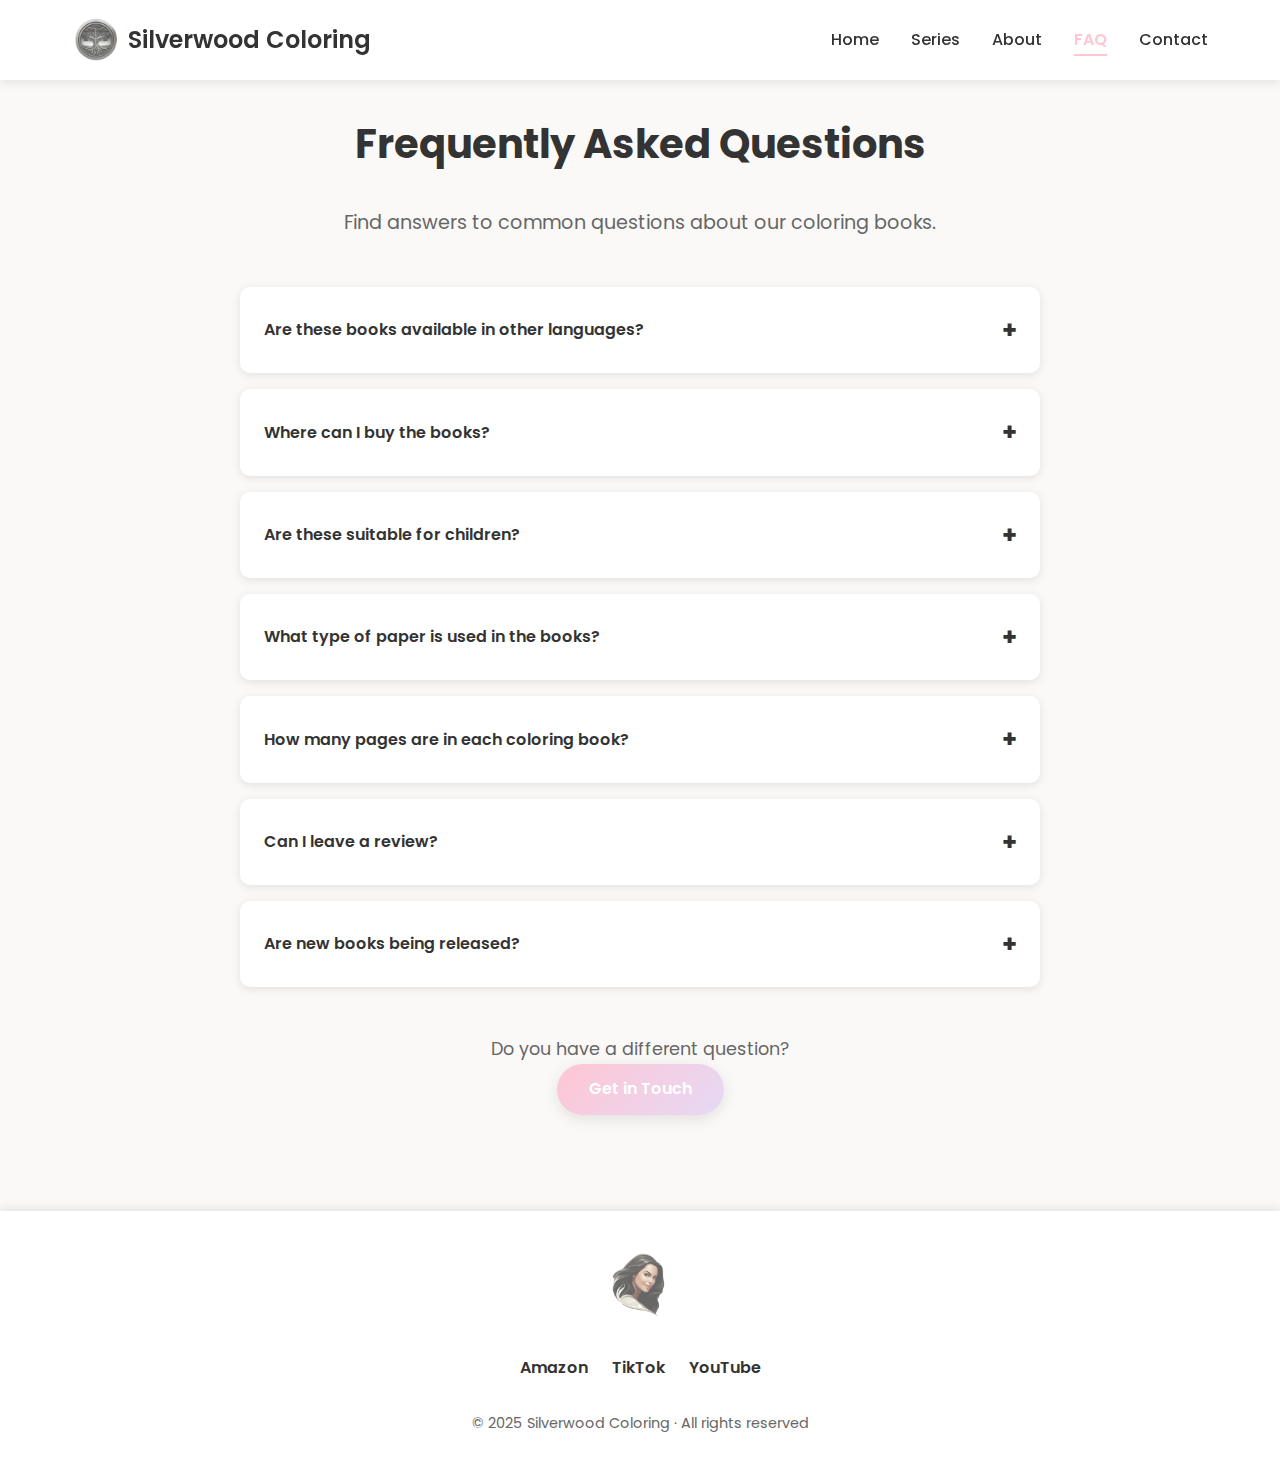
<file: faq.html>
<!DOCTYPE html>
<html lang="en">
<head>
    <meta charset="UTF-8">
    <meta name="viewport" content="width=device-width, initial-scale=1.0">
    <meta name="description" content="Frequently asked questions about Silverwood Coloring books. Learn about languages, purchasing, and age suitability.">
    <meta name="keywords" content="FAQ, coloring book questions, Aria Silverwood FAQ, Amazon coloring books">
    
    <meta property="og:title" content="FAQ - Silverwood Coloring">
    <meta property="og:description" content="Frequently asked questions about Silverwood Coloring books. Learn about languages, purchasing, and age suitability.">
    <meta property="og:type" content="website">
    <meta property="og:image" content="assets/images/og-image.jpg">
    
    <title>FAQ - Silverwood Coloring</title>
    <link rel="icon" href="assets/images/favicon.png">
    <link rel="preconnect" href="https://fonts.googleapis.com">
    <link rel="preconnect" href="https://fonts.gstatic.com" crossorigin>
    <link href="https://fonts.googleapis.com/css2?family=Poppins:wght@300;400;500;600;700&display=swap" rel="stylesheet">
    <link rel="stylesheet" href="assets/css/style.css">
</head>
<body>
    <header>
        <div class="header-container">
            <a href="index.html" class="logo">
                <img src="assets/images/logo-1.png" alt="Silverwood Coloring" class="logo-img" />
                <span class="logo-text">Silverwood Coloring</span>
            </a>
            <nav>
                <div class="menu-toggle" id="menuToggle">
                    <span></span>
                    <span></span>
                    <span></span>
                </div>
                <ul id="navMenu">
                    <li><a href="index.html">Home</a></li>
                    <li><a href="series.html">Series</a></li>
                    <li><a href="about.html">About</a></li>
                    <li><a href="faq.html" class="active">FAQ</a></li>
                    <li><a href="contact.html">Contact</a></li>
                </ul>
            </nav>
        </div>
    </header>

    <main>
        <h1 class="section-title">Frequently Asked Questions</h1>
        <p class="section-subtitle">Find answers to common questions about our coloring books.</p>

        <div class="faq-container">
            <div class="faq-item">
                <div class="faq-question">
                    Are these books available in other languages?
                </div>
                <div class="faq-answer">
                    <p>Yes! Many of our coloring books are available in multiple languages. Search for "coloring book" in your language plus "Aria Silverwood" on Amazon to find books in Dutch, German, French, and other languages. We're continuously expanding our language offerings to reach colorists worldwide.</p>
                </div>
            </div>

            <div class="faq-item">
                <div class="faq-question">
                    Where can I buy the books?
                </div>
                <div class="faq-answer">
                    <p>All Silverwood Coloring books are available on Amazon! Simply click on any "View on Amazon" button throughout this site, or visit our Amazon author page to browse the complete collection. Amazon provides worldwide shipping and fast delivery options.</p>
                </div>
            </div>

            <div class="faq-item">
                <div class="faq-question">
                    Are these suitable for children?
                </div>
                <div class="faq-answer">
                    <p>Many of our series are perfect for children! The Bold and Easy and Sinterklaas collections feature simple, kid-friendly designs with bold lines that are easy to color. Other series like Stained Glass and Mandala Animals are better suited for teens and adults who enjoy more intricate, detailed patterns.</p>
                </div>
            </div>

            <div class="faq-item">
                <div class="faq-question">
                    What type of paper is used in the books?
                </div>
                <div class="faq-answer">
                    <p>Our books are printed on high-quality paper made specifically for coloring. The pages are thick enough to prevent bleed-through when using colored pencils or gel pens. If you prefer alcohol markers, we recommend placing an extra sheet of paper behind the illustration. You can also test your coloring tools on a small area first to ensure the best results. Detailed paper specifications can be found in each book's Amazon product description.</p>
                </div>
            </div>

            <div class="faq-item">
                <div class="faq-question">
                    How many pages are in each coloring book?
                </div>
                <div class="faq-answer">
                    <p>The number of pages varies by series and book. Most of our coloring books contain between 30 to 50 unique designs, providing hours of creative enjoyment. Check the specific book listing on Amazon for exact page counts and preview images.</p>
                </div>
            </div>

            <div class="faq-item">
                <div class="faq-question">
                    Can I leave a review?
                </div>
                <div class="faq-answer">
                    <p>Absolutely! We love hearing from our colorists. Please leave a review on Amazon after enjoying one of our books. Your feedback helps other customers discover our work and helps us create even better coloring experiences in the future.</p>
                </div>
            </div>

            <div class="faq-item">
                <div class="faq-question">
                    Are new books being released?
                </div>
                <div class="faq-answer">
                    <p>Yes! We're constantly working on new series and themes. Follow us on social media or visit our Amazon author page regularly to see the latest releases.</p>
                </div>
            </div>
        </div>

        <div style="text-align: center; margin-top: 3rem;">
            <p style="font-size: 1.1rem; color: #666;">Do you have a different question?</p>
            <a href="contact.html" class="btn btn-primary">Get in Touch</a>
        </div>
    </main>

    <footer>
        <div class="footer-content">
            <div class="footer-logo">
                <img src="assets/images/logo-2.png" alt="Silverwood Coloring" class="footer-logo-img" />
            </div>
            <div class="footer-links">
                <a href="https://www.amazon.com/stores/Aria-Silverwood/author/B0CDCFRMGG?isDramIntegrated=true&shoppingPortalEnabled=true&ccs_id=15b96a3e-342a-4bc1-8c70-932cfd9c1cac" target="_blank" title="Amazon">Amazon</a>
                <a href="https://www.tiktok.com/@silverwoodcoloring" target="_blank" title="TikTok">TikTok</a>
                <a href="https://www.youtube.com/@AriaSilverwood" target="_blank" title="YouTube">YouTube</a>
            </div>
            <p>&copy; 2025 Silverwood Coloring &middot; All rights reserved</p>
        </div>
    </footer>

    <script>
        const menuToggle = document.getElementById('menuToggle');
        const navMenu = document.getElementById('navMenu');

        if (menuToggle) {
            menuToggle.addEventListener('click', () => {
                navMenu.classList.toggle('active');
            });
        }

        // FAQ Accordion functionality
        const faqQuestions = document.querySelectorAll('.faq-question');

        faqQuestions.forEach(question => {
            question.addEventListener('click', () => {
                const answer = question.nextElementSibling;
                const isActive = question.classList.contains('active');

                // Close all other FAQs
                faqQuestions.forEach(q => {
                    q.classList.remove('active');
                    q.nextElementSibling.classList.remove('active');
                });

                // Toggle current FAQ
                if (!isActive) {
                    question.classList.add('active');
                    answer.classList.add('active');
                }
            });
        });
    </script>
</body>
</html>
</file>
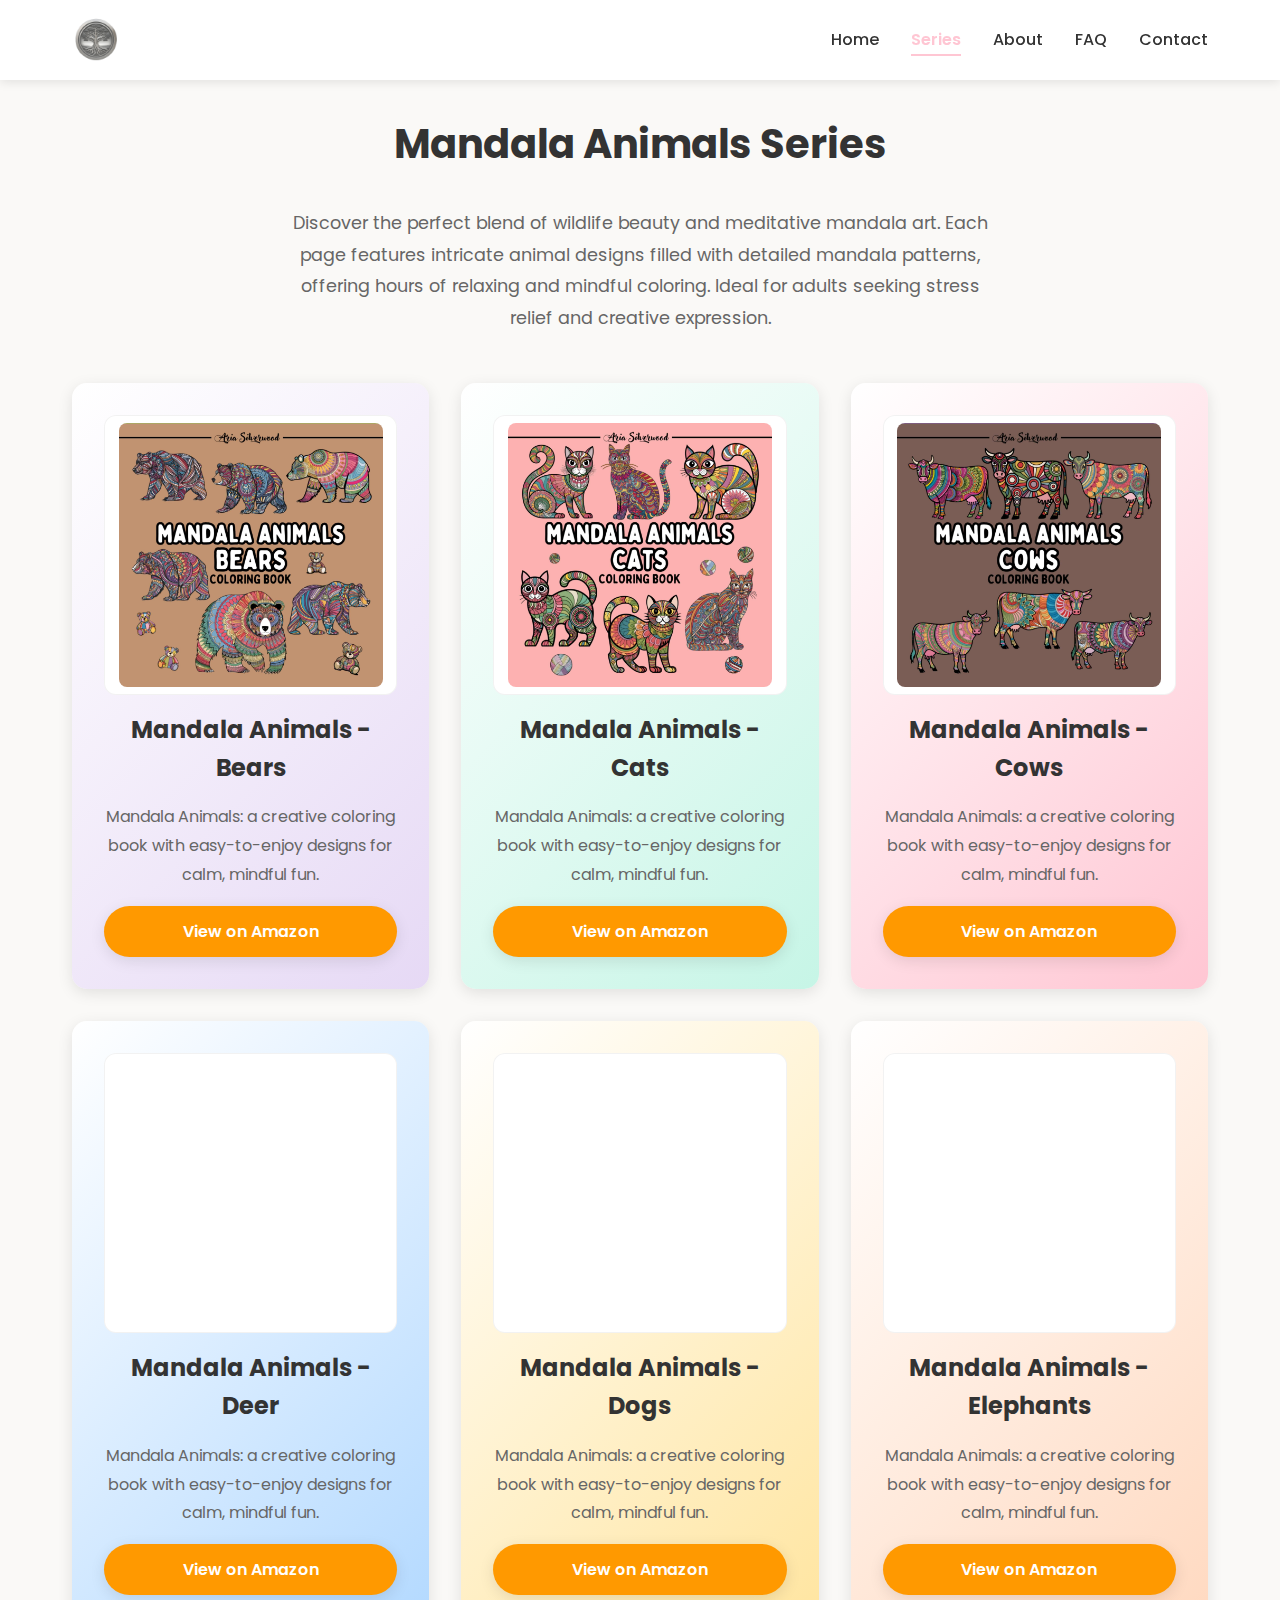
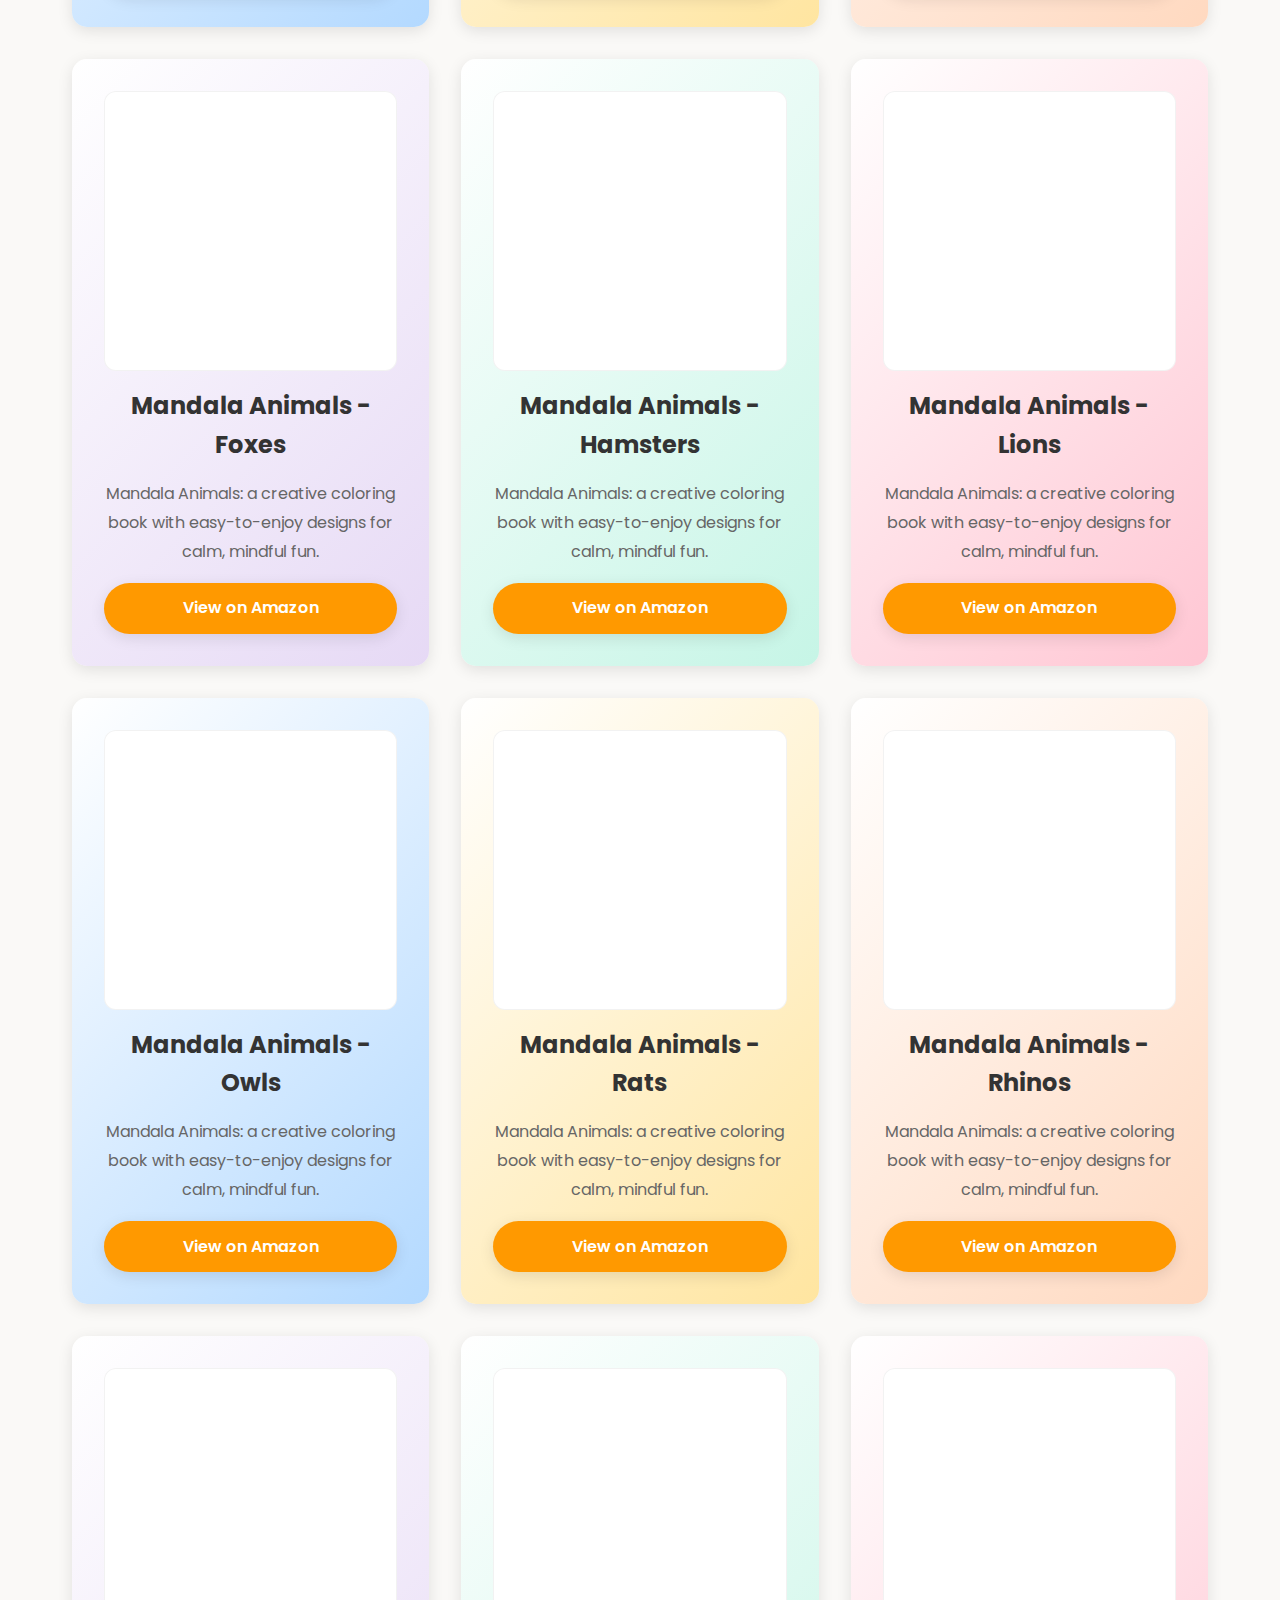
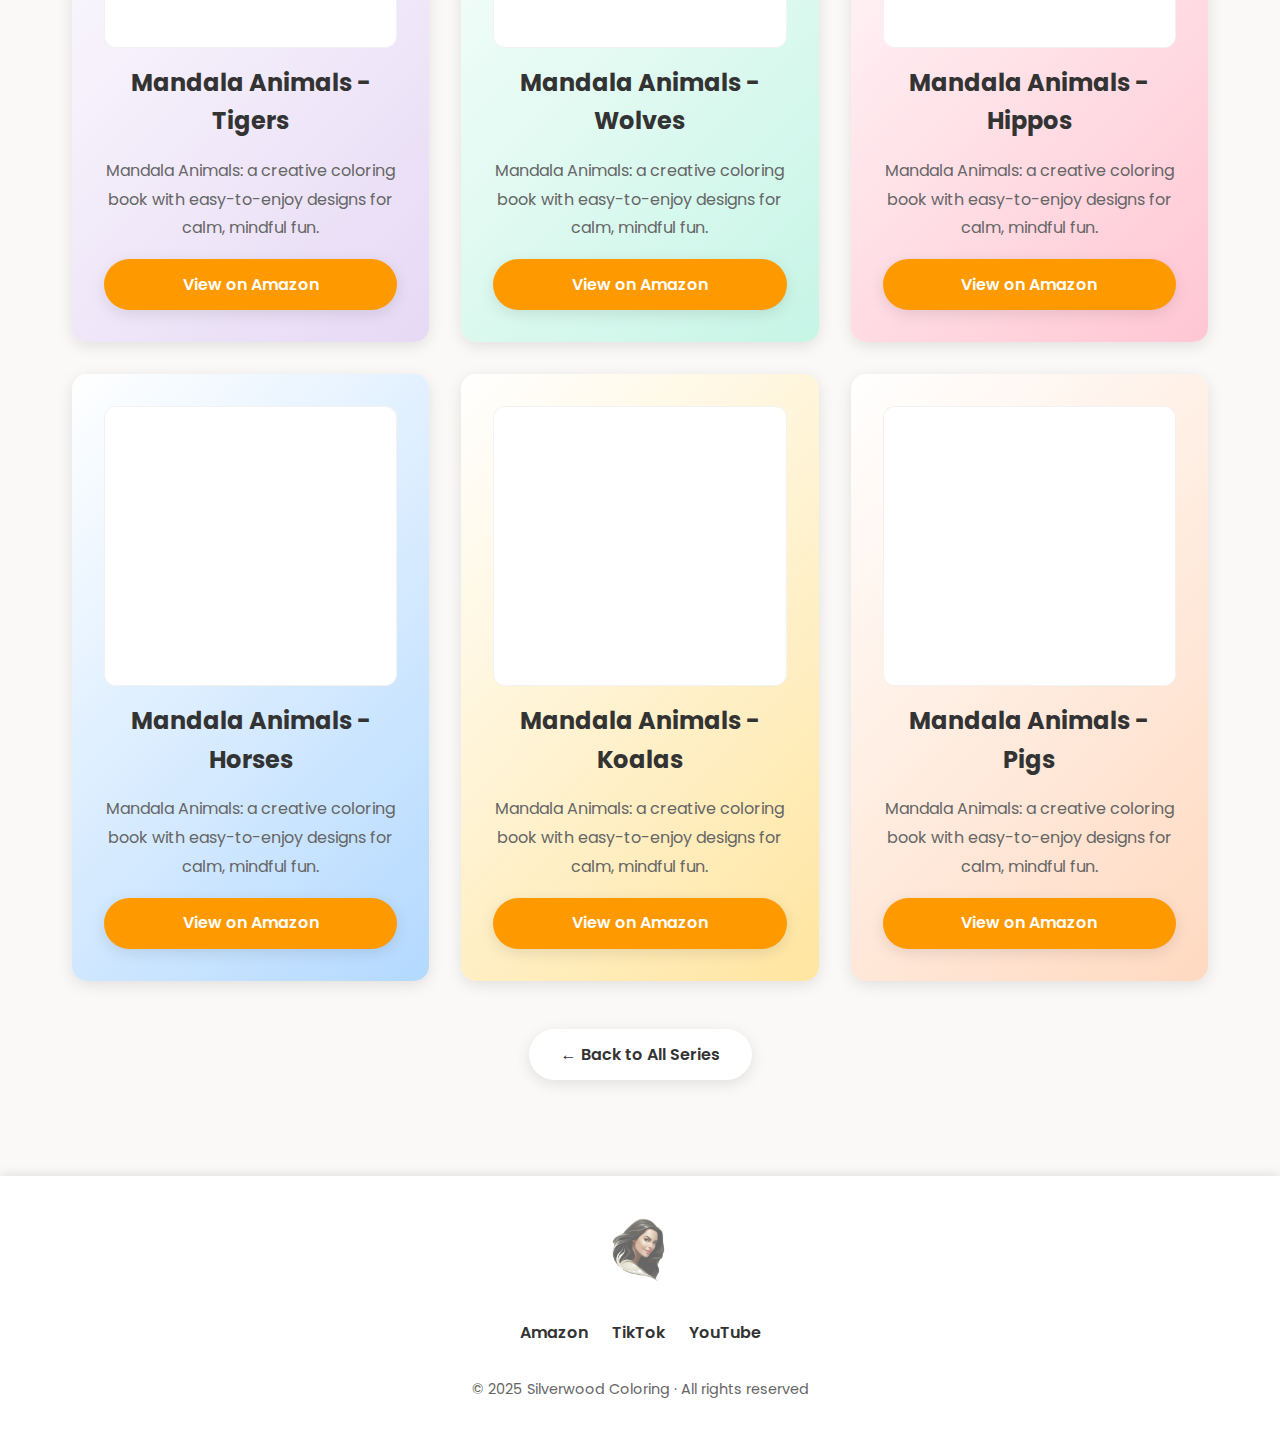
<file: mandala-animals.html>
<!DOCTYPE html>
<html lang="en">
<head>
    <meta charset="UTF-8">
    <meta name="viewport" content="width=device-width, initial-scale=1.0">
    <meta name="description" content="Mandala Animals coloring books by Aria Silverwood. Intricate animal mandalas for relaxation and meditation, available on Amazon.">
    <meta name="keywords" content="mandala coloring, animal mandalas, meditation coloring, adult coloring, Aria Silverwood">
    
    <meta property="og:title" content="Mandala Animals Series - Silverwood Coloring">
    <meta property="og:description" content="Mandala Animals coloring books by Aria Silverwood. Intricate animal mandalas for relaxation and meditation, available on Amazon.">
    <meta property="og:type" content="website">
    <meta property="og:image" content="assets/images/og-image.jpg">
    
    <title>Mandala Animals Series - Silverwood Coloring</title>
    <link rel="icon" href="assets/images/favicon.png">
    <link rel="preconnect" href="https://fonts.googleapis.com">
    <link rel="preconnect" href="https://fonts.gstatic.com" crossorigin>
    <link href="https://fonts.googleapis.com/css2?family=Poppins:wght@300;400;500;600;700&display=swap" rel="stylesheet">
    <link rel="stylesheet" href="assets/css/style.css">
</head>
<body>
    <header>
        <div class="header-container">
            <a href="index.html" class="logo"><img src="assets/images/logo-1.png" alt="Silverwood Coloring" class="logo-img" /></a>
            <nav>
                <div class="menu-toggle" id="menuToggle">
                    <span></span>
                    <span></span>
                    <span></span>
                </div>
                <ul id="navMenu">
                    <li><a href="index.html">Home</a></li>
                    <li><a href="series.html" class="active">Series</a></li>
                    <li><a href="about.html">About</a></li>
                    <li><a href="faq.html">FAQ</a></li>
                    <li><a href="contact.html">Contact</a></li>
                </ul>
            </nav>
        </div>
    </header>

    <main>
        <div class="category-header">
            <h1 class="section-title">Mandala Animals Series</h1>
            <p class="category-intro">Discover the perfect blend of wildlife beauty and meditative mandala art. Each page features intricate animal designs filled with detailed mandala patterns, offering hours of relaxing and mindful coloring. Ideal for adults seeking stress relief and creative expression.</p>
        </div>

        <div class="card-grid" id="booksContainer">
            <div class="card">
                <p>Loading books...</p>
            </div>
        </div>

        <div style="text-align: center; margin-top: 2rem;">
            <a href="series.html" class="btn">← Back to All Series</a>
        </div>
    </main>

    <footer>
        <div class="footer-content">
            <div class="footer-logo">
                <img src="assets/images/logo-2.png" alt="Silverwood Coloring" class="footer-logo-img" />
            </div>
            <div class="footer-links">
                <a href="https://www.amazon.com/stores/Aria-Silverwood/author/B0CDCFRMGG?isDramIntegrated=true&shoppingPortalEnabled=true&ccs_id=15b96a3e-342a-4bc1-8c70-932cfd9c1cac" target="_blank" title="Amazon">Amazon</a>
                <a href="https://www.tiktok.com/@silverwoodcoloring" target="_blank" title="TikTok">TikTok</a>
                <a href="https://www.youtube.com/@AriaSilverwood" target="_blank" title="YouTube">YouTube</a>
            </div>
            <p>&copy; 2025 Silverwood Coloring &middot; All rights reserved</p>
        </div>
    </footer>

    <script>
        const menuToggle = document.getElementById('menuToggle');
        const navMenu = document.getElementById('navMenu');

        if (menuToggle) {
            menuToggle.addEventListener('click', () => {
                navMenu.classList.toggle('active');
            });
        }

        const seriesName = 'mandala-animals';
        const booksContainer = document.getElementById('booksContainer');

        fetch('data/books.json')
            .then(response => response.json())
            .then(data => {
                const seriesBooks = data.filter(book => book.series === seriesName);
                
                if (seriesBooks.length === 0) {
                    booksContainer.innerHTML = '<div class="card"><p>No books found for this series yet. Check back soon!</p></div>';
                    return;
                }

                booksContainer.innerHTML = '';
                
                seriesBooks.forEach((book, index) => {
                    const cardColors = ['card-lavender', 'card-mint', 'card-pink', 'card-blue', 'card-yellow', 'card-peach'];
                    const colorClass = cardColors[index % cardColors.length];
                    
                    const card = document.createElement('div');
                    card.className = `card ${colorClass}`;
                    card.innerHTML = `
                        <div class="card-image">
                            <img src="${book.imageUrl}" alt="${book.title}" loading="lazy" onerror="this.style.display='none'; this.parentElement.innerHTML='🦋';">
                        </div>
                        <h3>${book.title}</h3>
                        <p>${book.shortDescription}</p>
                        <a href="${book.amazonUrl}" target="_blank" class="btn btn-amazon">View on Amazon</a>
                    `;
                    booksContainer.appendChild(card);
                });

                const lazyImages = document.querySelectorAll('img[loading="lazy"]');
                if ('IntersectionObserver' in window) {
                    const imageObserver = new IntersectionObserver((entries, observer) => {
                        entries.forEach(entry => {
                            if (entry.isIntersecting) {
                                entry.target.classList.add('loaded');
                                observer.unobserve(entry.target);
                            }
                        });
                    });
                    lazyImages.forEach(img => imageObserver.observe(img));
                } else {
                    lazyImages.forEach(img => img.classList.add('loaded'));
                }
            })
            .catch(error => {
                console.error('Error loading books:', error);
                booksContainer.innerHTML = '<div class="card"><p>Error loading books. Please try again later.</p></div>';
            });
    </script>
</body>
</html>
</file>
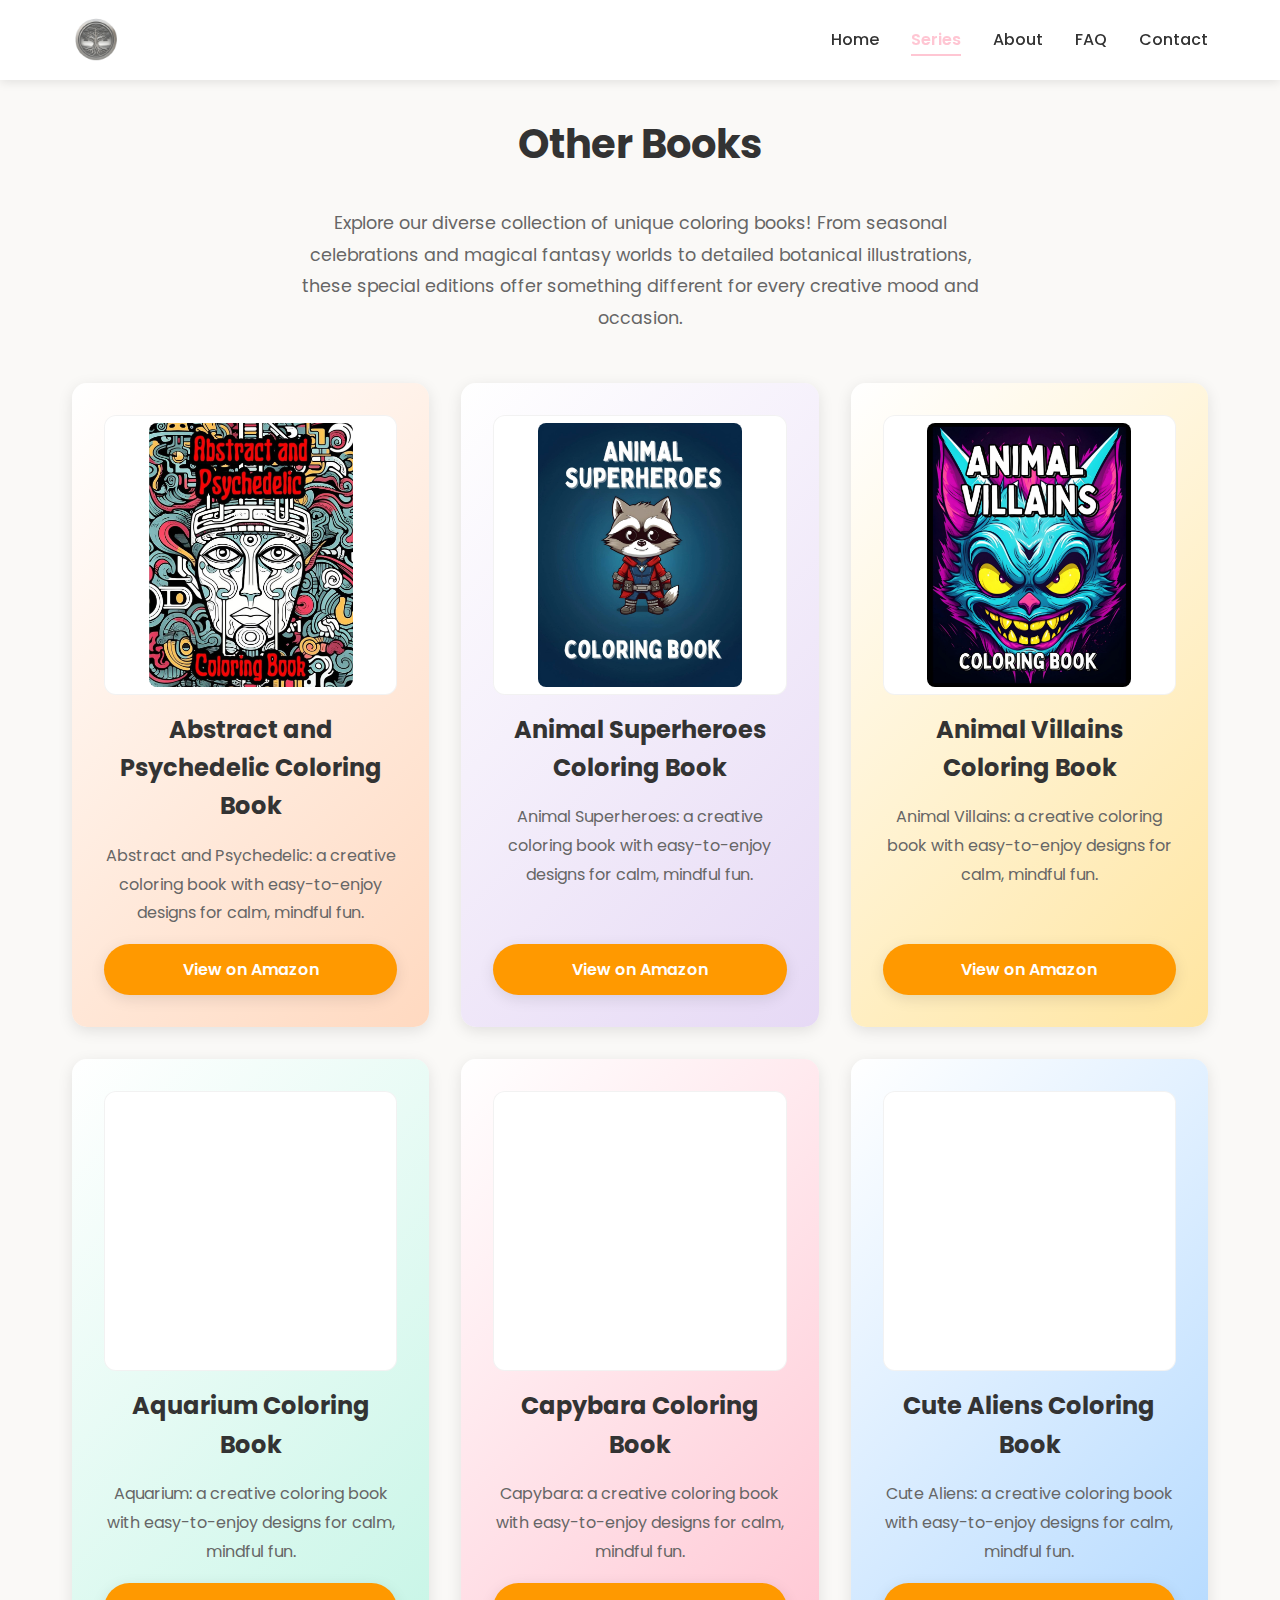
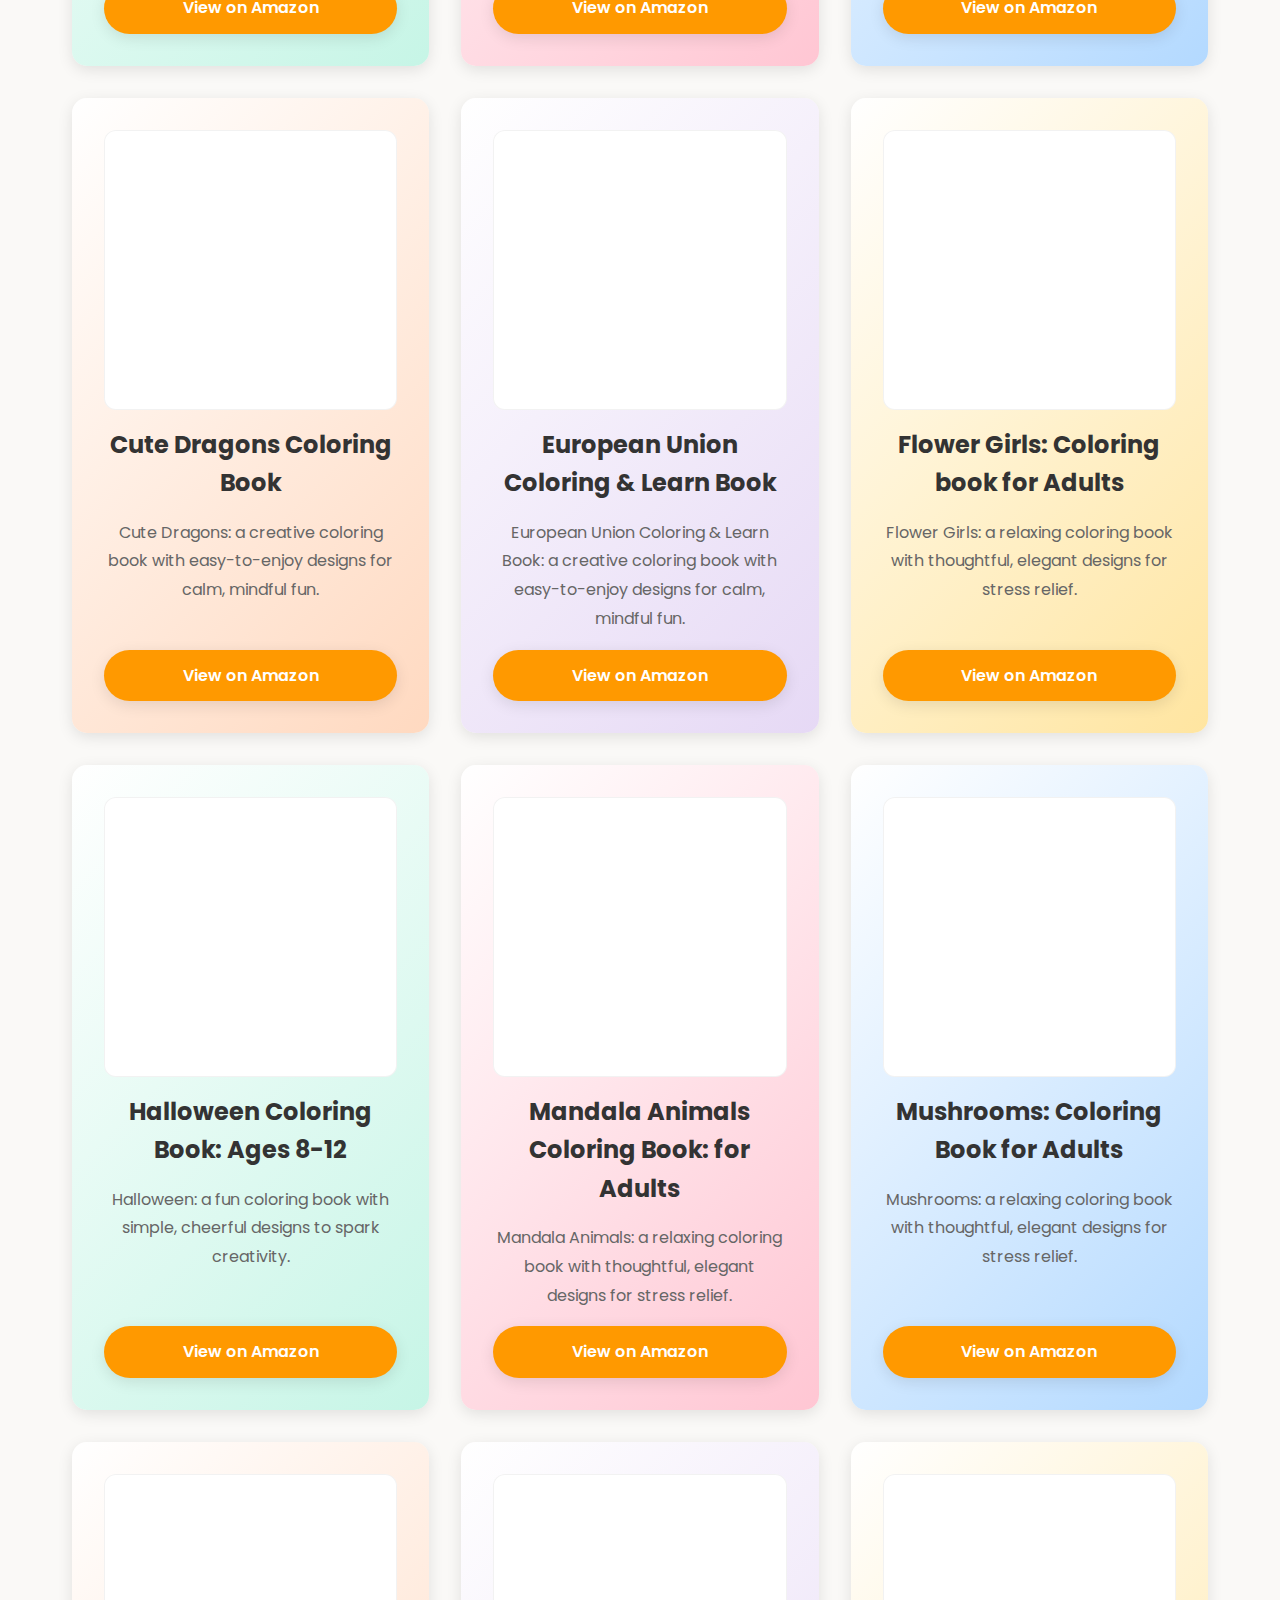
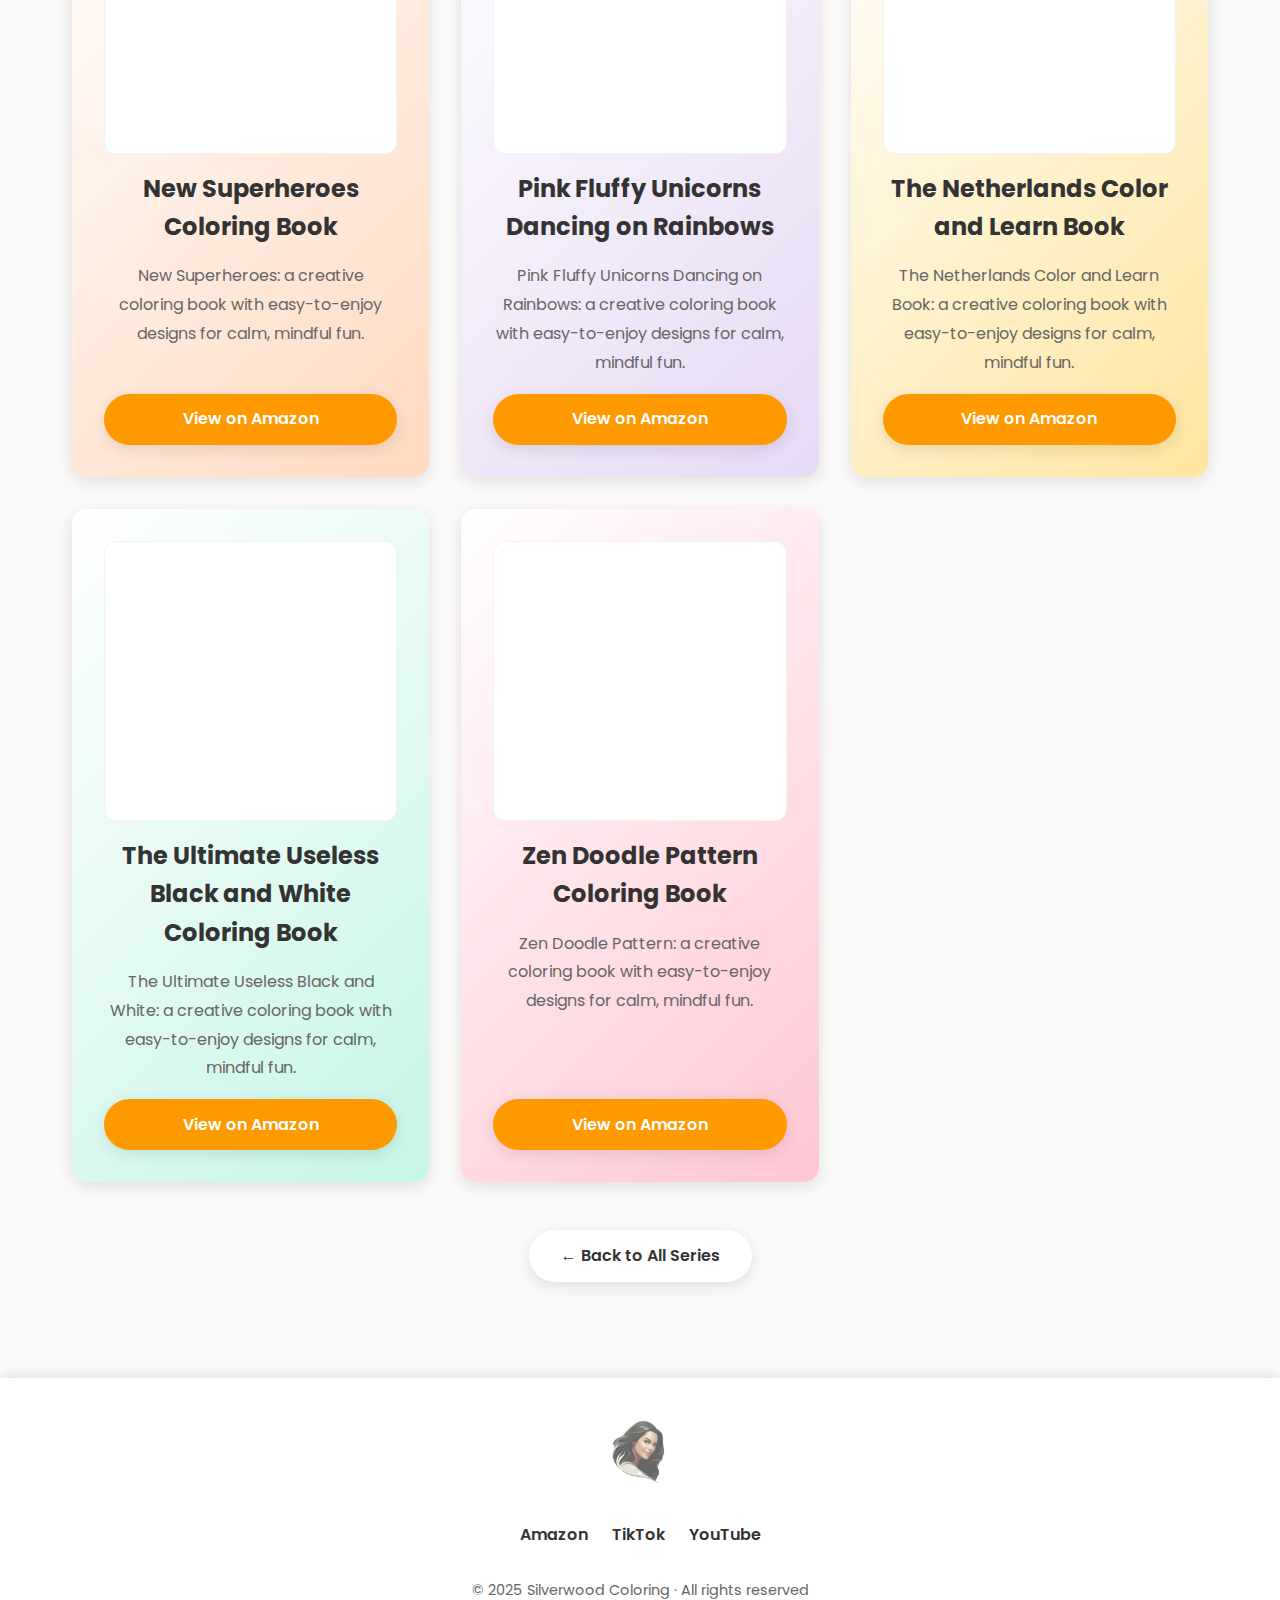
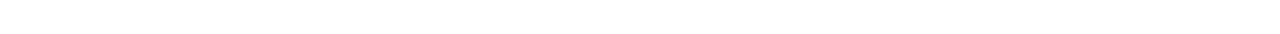
<file: other.html>
<!DOCTYPE html>
<html lang="en">
<head>
    <meta charset="UTF-8">
    <meta name="viewport" content="width=device-width, initial-scale=1.0">
    <meta name="description" content="Other coloring books by Aria Silverwood. Unique collections including seasonal, fantasy, and botanical themes available on Amazon.">
    <meta name="keywords" content="coloring books, seasonal coloring, fantasy coloring, botanical coloring, Aria Silverwood">
    
    <meta property="og:title" content="Other Books - Silverwood Coloring">
    <meta property="og:description" content="Other coloring books by Aria Silverwood. Unique collections including seasonal, fantasy, and botanical themes available on Amazon.">
    <meta property="og:type" content="website">
    <meta property="og:image" content="assets/images/og-image.jpg">
    
    <title>Other Books - Silverwood Coloring</title>
    <link rel="icon" href="assets/images/favicon.png">
    <link rel="preconnect" href="https://fonts.googleapis.com">
    <link rel="preconnect" href="https://fonts.gstatic.com" crossorigin>
    <link href="https://fonts.googleapis.com/css2?family=Poppins:wght@300;400;500;600;700&display=swap" rel="stylesheet">
    <link rel="stylesheet" href="assets/css/style.css">
</head>
<body>
    <header>
        <div class="header-container">
            <a href="index.html" class="logo"><img src="assets/images/logo-1.png" alt="Silverwood Coloring" class="logo-img" /></a>
            <nav>
                <div class="menu-toggle" id="menuToggle">
                    <span></span>
                    <span></span>
                    <span></span>
                </div>
                <ul id="navMenu">
                    <li><a href="index.html">Home</a></li>
                    <li><a href="series.html" class="active">Series</a></li>
                    <li><a href="about.html">About</a></li>
                    <li><a href="faq.html">FAQ</a></li>
                    <li><a href="contact.html">Contact</a></li>
                </ul>
            </nav>
        </div>
    </header>

    <main>
        <div class="category-header">
            <h1 class="section-title">Other Books</h1>
            <p class="category-intro">Explore our diverse collection of unique coloring books! From seasonal celebrations and magical fantasy worlds to detailed botanical illustrations, these special editions offer something different for every creative mood and occasion.</p>
        </div>

        <div class="card-grid" id="booksContainer">
            <div class="card">
                <p>Loading books...</p>
            </div>
        </div>

        <div style="text-align: center; margin-top: 2rem;">
            <a href="series.html" class="btn">← Back to All Series</a>
        </div>
    </main>

    <footer>
        <div class="footer-content">
            <div class="footer-logo">
                <img src="assets/images/logo-2.png" alt="Silverwood Coloring" class="footer-logo-img" />
            </div>
            <div class="footer-links">
                <a href="https://www.amazon.com/stores/Aria-Silverwood/author/B0CDCFRMGG?isDramIntegrated=true&shoppingPortalEnabled=true&ccs_id=15b96a3e-342a-4bc1-8c70-932cfd9c1cac" target="_blank" title="Amazon">Amazon</a>
                <a href="https://www.tiktok.com/@silverwoodcoloring" target="_blank" title="TikTok">TikTok</a>
                <a href="https://www.youtube.com/@AriaSilverwood" target="_blank" title="YouTube">YouTube</a>
            </div>
            <p>&copy; 2025 Silverwood Coloring &middot; All rights reserved</p>
        </div>
    </footer>

    <script>
        const menuToggle = document.getElementById('menuToggle');
        const navMenu = document.getElementById('navMenu');

        if (menuToggle) {
            menuToggle.addEventListener('click', () => {
                navMenu.classList.toggle('active');
            });
        }

        const seriesName = 'other';
        const booksContainer = document.getElementById('booksContainer');

        fetch('data/books.json')
            .then(response => response.json())
            .then(data => {
                const seriesBooks = data.filter(book => book.series === seriesName);
                
                if (seriesBooks.length === 0) {
                    booksContainer.innerHTML = '<div class="card"><p>No books found for this series yet. Check back soon!</p></div>';
                    return;
                }

                booksContainer.innerHTML = '';
                
                seriesBooks.forEach((book, index) => {
                    const cardColors = ['card-peach', 'card-lavender', 'card-yellow', 'card-mint', 'card-pink', 'card-blue'];
                    const colorClass = cardColors[index % cardColors.length];
                    
                    const card = document.createElement('div');
                    card.className = `card ${colorClass}`;
                    card.innerHTML = `
                        <div class="card-image">
                            <img src="${book.imageUrl}" alt="${book.title}" loading="lazy" onerror="this.style.display='none'; this.parentElement.innerHTML='✨';">
                        </div>
                        <h3>${book.title}</h3>
                        <p>${book.shortDescription}</p>
                        <a href="${book.amazonUrl}" target="_blank" class="btn btn-amazon">View on Amazon</a>
                    `;
                    booksContainer.appendChild(card);
                });

                const lazyImages = document.querySelectorAll('img[loading="lazy"]');
                if ('IntersectionObserver' in window) {
                    const imageObserver = new IntersectionObserver((entries, observer) => {
                        entries.forEach(entry => {
                            if (entry.isIntersecting) {
                                entry.target.classList.add('loaded');
                                observer.unobserve(entry.target);
                            }
                        });
                    });
                    lazyImages.forEach(img => imageObserver.observe(img));
                } else {
                    lazyImages.forEach(img => img.classList.add('loaded'));
                }
            })
            .catch(error => {
                console.error('Error loading books:', error);
                booksContainer.innerHTML = '<div class="card"><p>Error loading books. Please try again later.</p></div>';
            });
    </script>
</body>
</html>
</file>
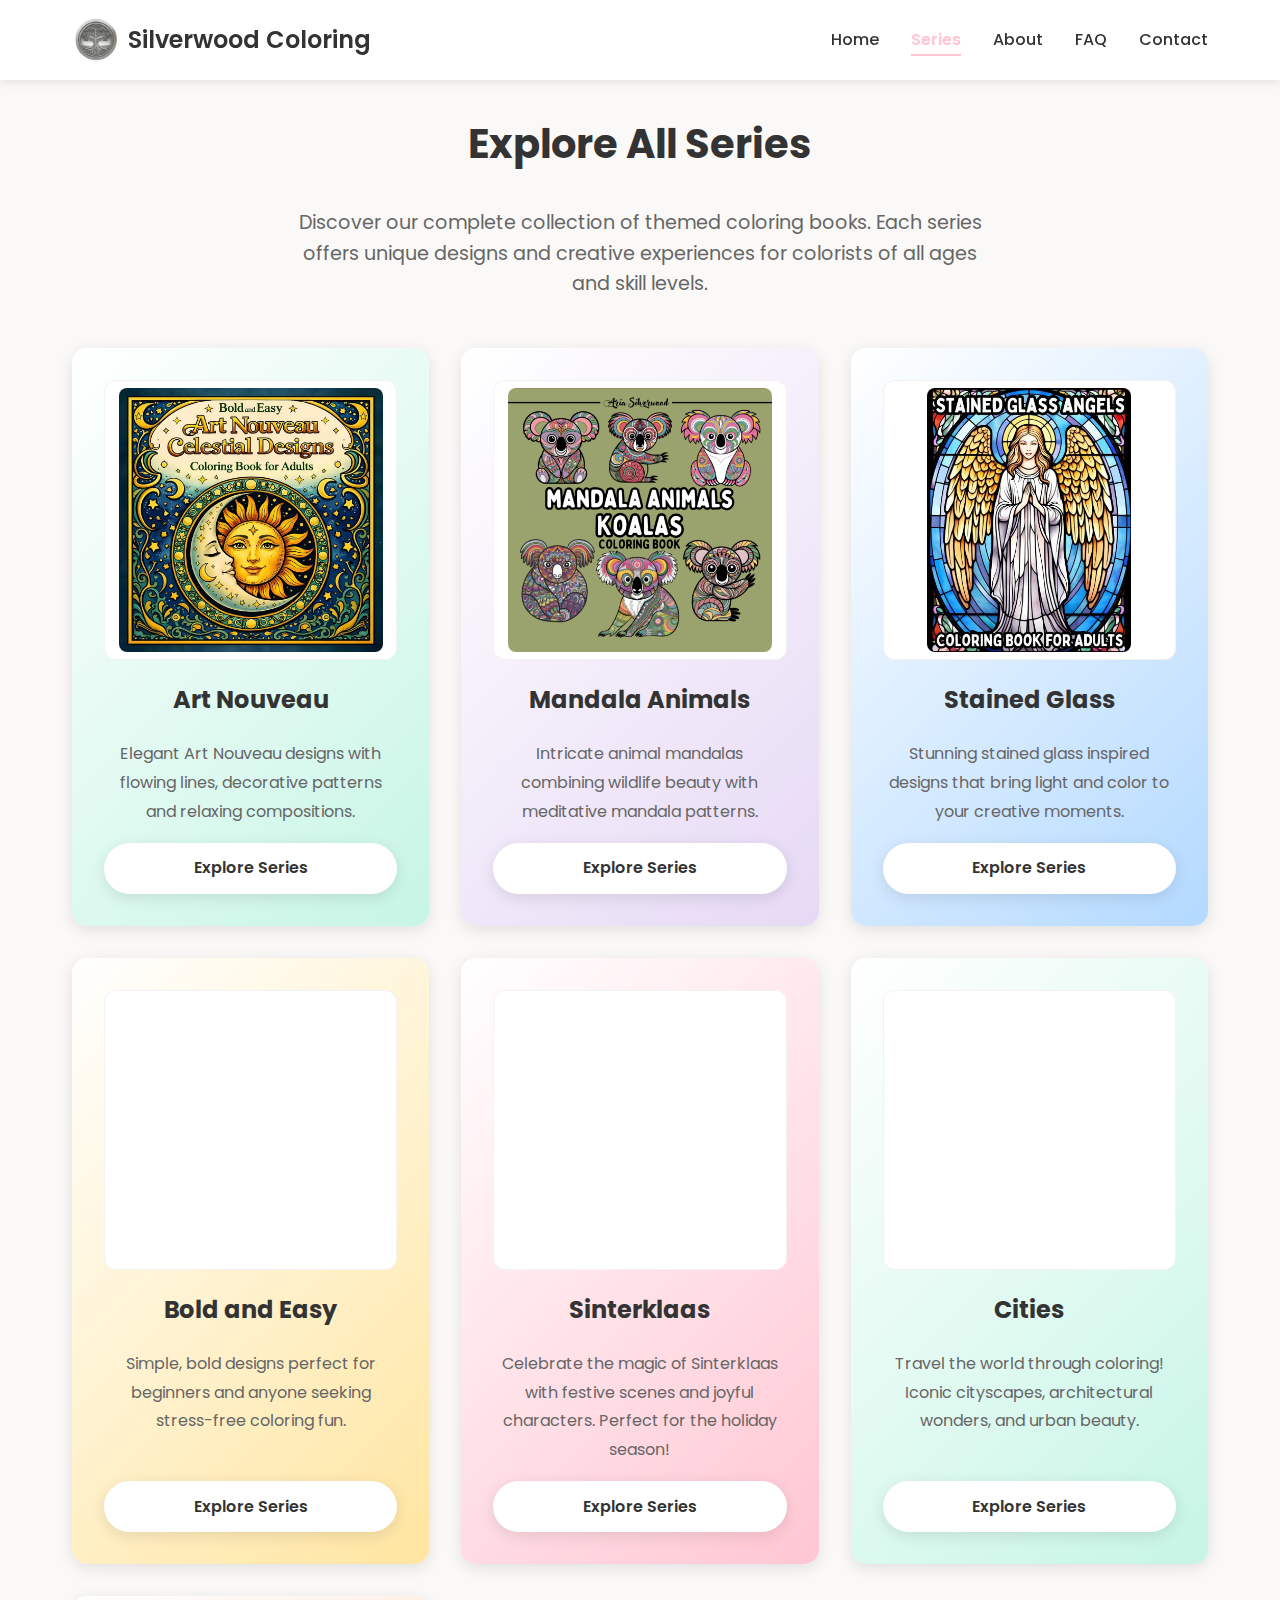
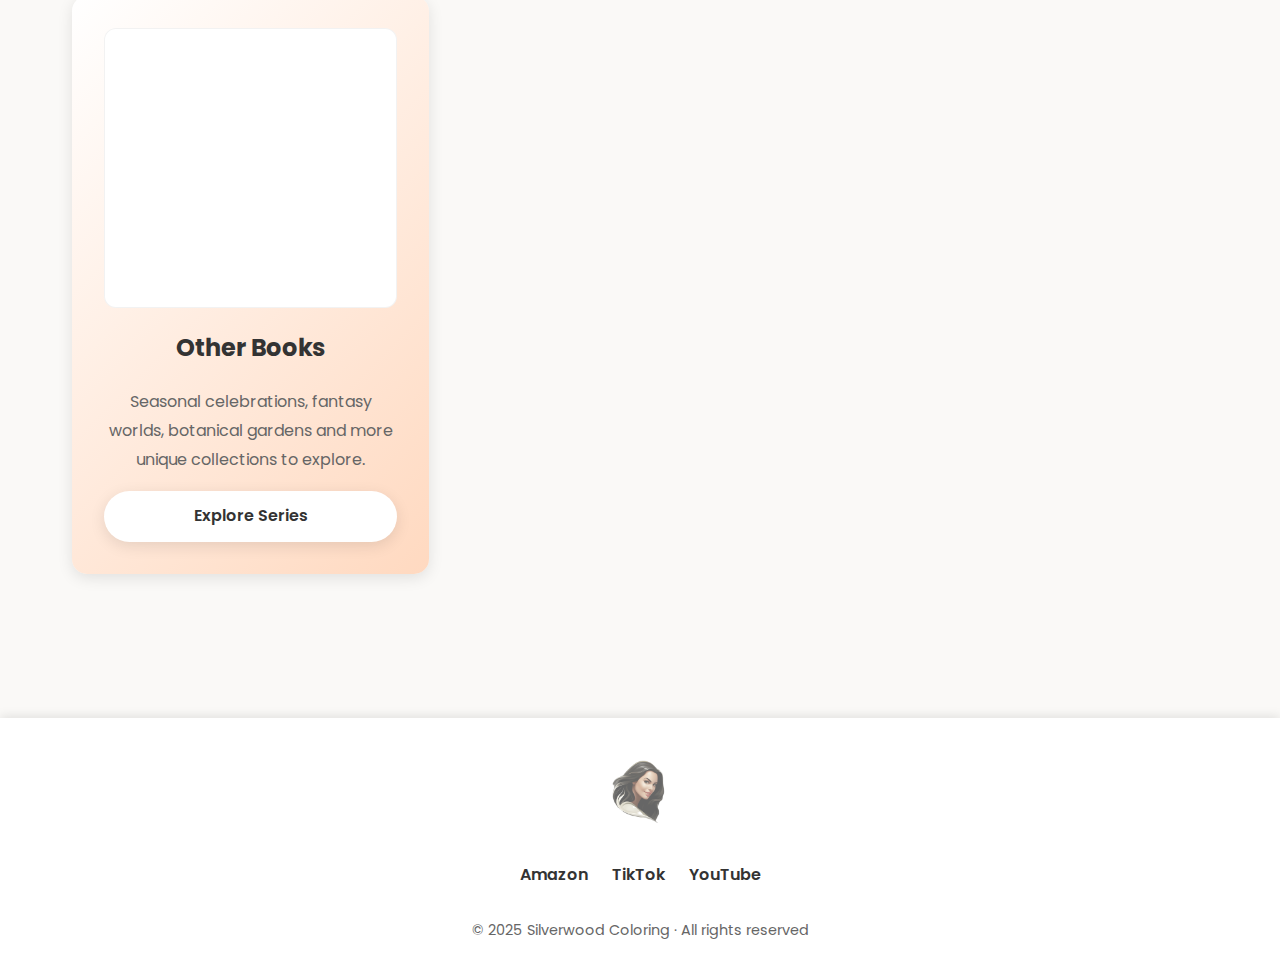
<file: series.html>
<!DOCTYPE html>
<html lang="en">
<head>
    <meta charset="UTF-8">
    <meta name="viewport" content="width=device-width, initial-scale=1.0">
    <meta name="description" content="Explore all coloring book series by Aria Silverwood - Sinterklaas, Stained Glass, Bold and Easy, Cities, Mandala Animals, and more.">
    <meta name="keywords" content="coloring book series, Aria Silverwood, themed coloring books, Amazon coloring books">
    
    <meta property="og:title" content="All Series - Silverwood Coloring">
    <meta property="og:description" content="Explore all coloring book series by Aria Silverwood. Find your perfect creative escape.">
    <meta property="og:type" content="website">
    <meta property="og:image" content="assets/images/og-image.jpg">
    
    <title>Explore All Series - Silverwood Coloring</title>
    <link rel="icon" href="assets/images/favicon.png">
    <link rel="preconnect" href="https://fonts.googleapis.com">
    <link rel="preconnect" href="https://fonts.gstatic.com" crossorigin>
    <link href="https://fonts.googleapis.com/css2?family=Poppins:wght@300;400;500;600;700&display=swap" rel="stylesheet">
    <link rel="stylesheet" href="assets/css/style.css">
</head>
<body>
    <header>
        <div class="header-container">
            <a href="index.html" class="logo">
                <img src="assets/images/logo-1.png" alt="Silverwood Coloring" class="logo-img" />
                <span class="logo-text">Silverwood Coloring</span>
            </a>
            <nav>
                <div class="menu-toggle" id="menuToggle">
                    <span></span>
                    <span></span>
                    <span></span>
                </div>
                <ul id="navMenu">
                    <li><a href="index.html">Home</a></li>
                    <li><a href="series.html" class="active">Series</a></li>
                    <li><a href="about.html">About</a></li>
                    <li><a href="faq.html">FAQ</a></li>
                    <li><a href="contact.html">Contact</a></li>
                </ul>
            </nav>
        </div>
    </header>

    <main>
        <h1 class="section-title">Explore All Series</h1>
        <p class="section-subtitle">Discover our complete collection of themed coloring books. Each series offers unique designs and creative experiences for colorists of all ages and skill levels.</p>

        <div class="card-grid">
                   <div class="card card-mint">
    <div class="card-image">
        <img src="assets/images/art-nouveau.jpg" alt="Art Nouveau Series" loading="lazy" />
    </div>
    <h3>Art Nouveau</h3>
    <p>Elegant Art Nouveau designs with flowing lines, decorative patterns and relaxing compositions.</p>
    <a href="art-nouveau.html" class="btn">Explore Series</a>
</div>
            <div class="card card-lavender">
                <div class="card-image">
                    <img src="assets/images/mandalaanimals-koalas.jpg" alt="Mandala Animals - Koalas" loading="lazy" />
                </div>
                <h3>Mandala Animals</h3>
                <p>Intricate animal mandalas combining wildlife beauty with meditative mandala patterns.</p>
                <a href="mandala-animals.html" class="btn">Explore Series</a>
            </div>

            <div class="card card-blue">
                <div class="card-image">
                    <img src="assets/images/stainedglass-angels.jpg" alt="Stained Glass - Angels" loading="lazy" />
                </div>
                <h3>Stained Glass</h3>
                <p>Stunning stained glass inspired designs that bring light and color to your creative moments.</p>
                <a href="stained-glass.html" class="btn">Explore Series</a>
            </div>

            <div class="card card-yellow">
                <div class="card-image">
                    <img src="assets/images/boldandeasy-owls.jpg" alt="Bold and Easy - Owls" loading="lazy" />
                </div>
                <h3>Bold and Easy</h3>
                <p>Simple, bold designs perfect for beginners and anyone seeking stress-free coloring fun.</p>
                <a href="bold-easy.html" class="btn">Explore Series</a>
            </div>

            <div class="card card-pink">
                <div class="card-image">
                    <img src="assets/images/sinterklaascoloring-creatievekleurplaten.jpg" alt="Sinterklaas - Leuke en Traditionele Sinterklaas Illustraties voor Jong en Oud" loading="lazy" />
                </div>
                <h3>Sinterklaas</h3>
                <p>Celebrate the magic of Sinterklaas with festive scenes and joyful characters. Perfect for the holiday season!</p>
                <a href="sinterklaas.html" class="btn">Explore Series</a>
            </div>

            <div class="card card-mint">
                <div class="card-image">
                    <img src="assets/images/citycoloring-london.jpg" alt="Cities - London" loading="lazy" />
                </div>
                <h3>Cities</h3>
                <p>Travel the world through coloring! Iconic cityscapes, architectural wonders, and urban beauty.</p>
                <a href="cities.html" class="btn">Explore Series</a>
            </div>

            <div class="card card-peach">
                <div class="card-image">
                    <img src="assets/images/otherbooks-ultimateuselessbw.jpg" alt="Other Books - Ultimate Useless Black and White" loading="lazy" />
                </div>
                <h3>Other Books</h3>
                <p>Seasonal celebrations, fantasy worlds, botanical gardens and more unique collections to explore.</p>
                <a href="other.html" class="btn">Explore Series</a>
            </div>
        </div>
    </main>

    <footer>
        <div class="footer-content">
            <div class="footer-logo">
                <img src="assets/images/logo-2.png" alt="Silverwood Coloring" class="footer-logo-img" />
            </div>
            <div class="footer-links">
                <a href="https://www.amazon.com/stores/Aria-Silverwood/author/B0CDCFRMGG?isDramIntegrated=true&shoppingPortalEnabled=true&ccs_id=15b96a3e-342a-4bc1-8c70-932cfd9c1cac" target="_blank" title="Amazon">Amazon</a>
                <a href="https://www.tiktok.com/@silverwoodcoloring" target="_blank" title="TikTok">TikTok</a>
                <a href="https://www.youtube.com/@AriaSilverwood" target="_blank" title="YouTube">YouTube</a>
            </div>
            <p>&copy; 2025 Silverwood Coloring &middot; All rights reserved</p>
        </div>
    </footer>

    <script>
        // Mobile menu toggle
        const menuToggle = document.getElementById('menuToggle');
        const navMenu = document.getElementById('navMenu');

        if (menuToggle) {
            menuToggle.addEventListener('click', () => {
                navMenu.classList.toggle('active');
            });
        }

        // Lazy loading for images
        document.addEventListener('DOMContentLoaded', () => {
            const lazyImages = document.querySelectorAll('img[loading="lazy"]');
            
            if ('IntersectionObserver' in window) {
                const imageObserver = new IntersectionObserver((entries, observer) => {
                    entries.forEach(entry => {
                        if (entry.isIntersecting) {
                            const img = entry.target;
                            img.classList.add('loaded');
                            observer.unobserve(img);
                        }
                    });
                });

                lazyImages.forEach(img => imageObserver.observe(img));
            } else {
                lazyImages.forEach(img => img.classList.add('loaded'));
            }
        });
    </script>
</body>
</html>
</file>
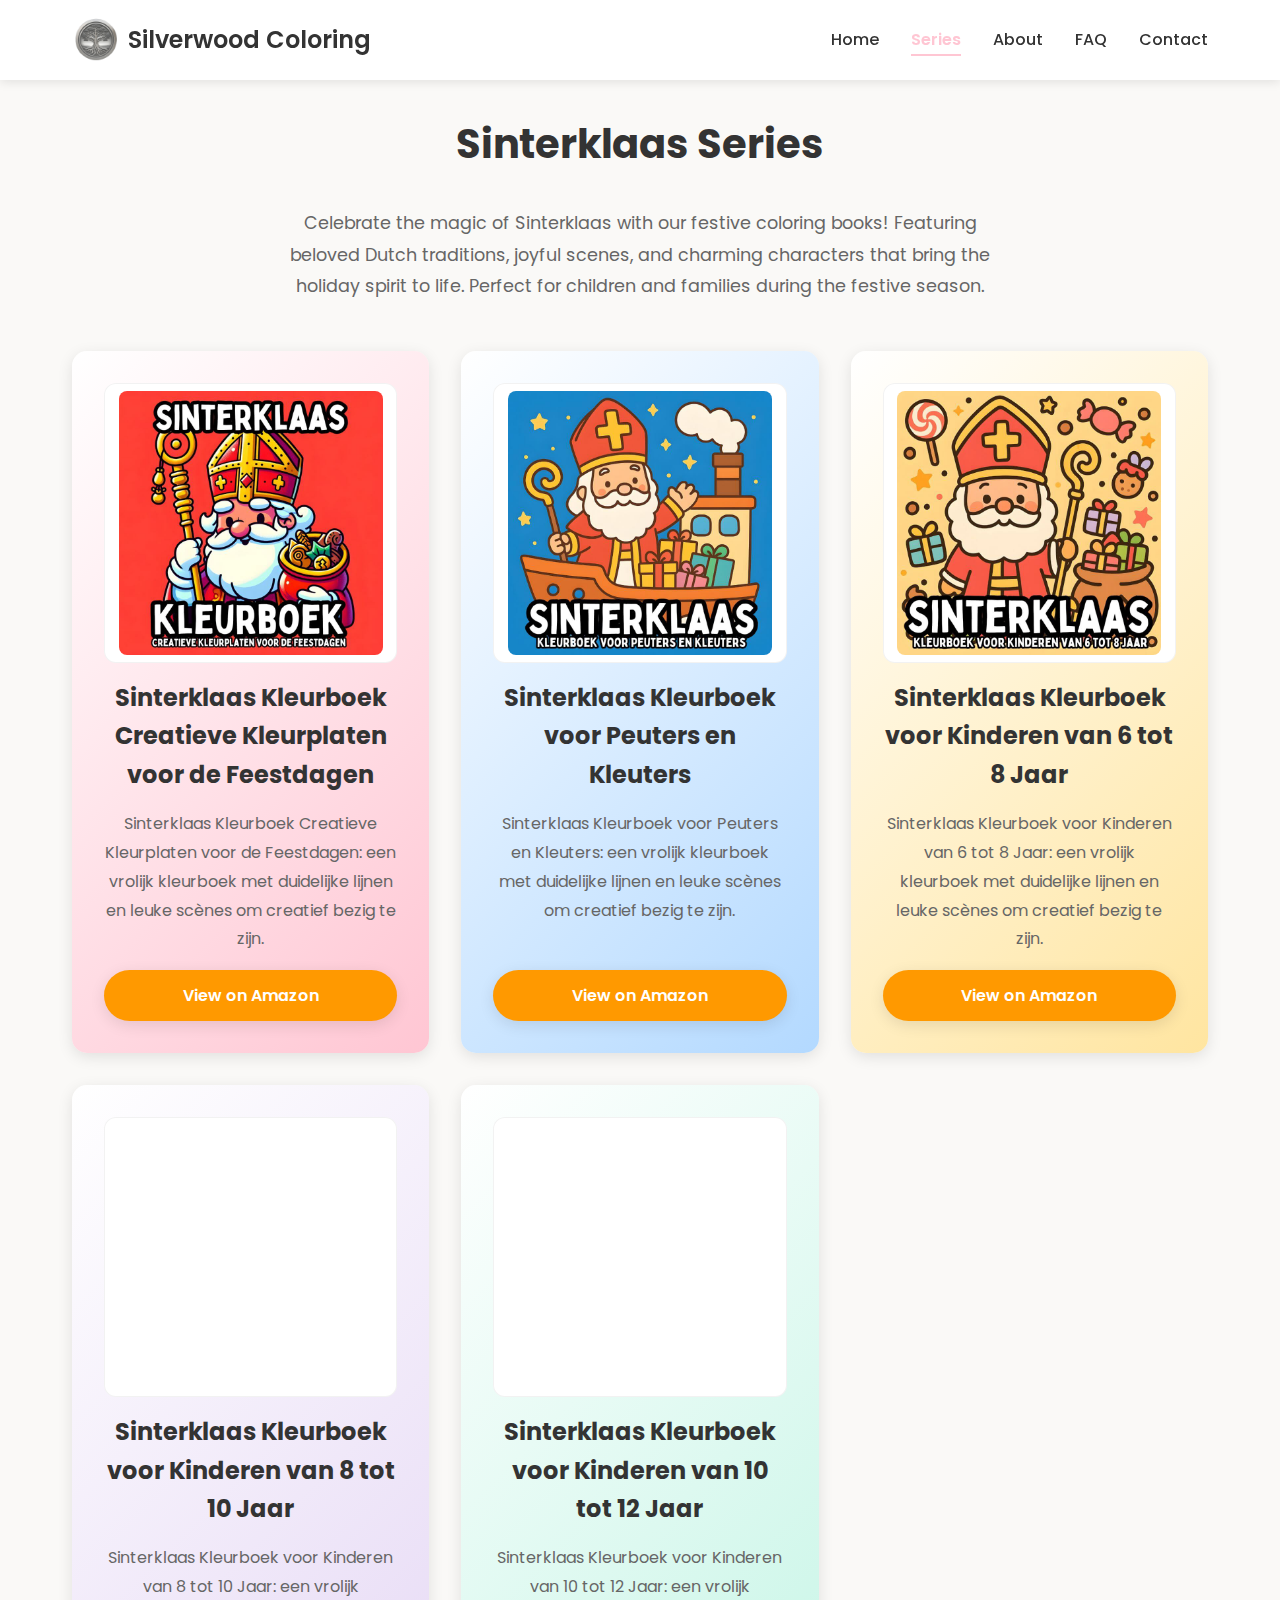
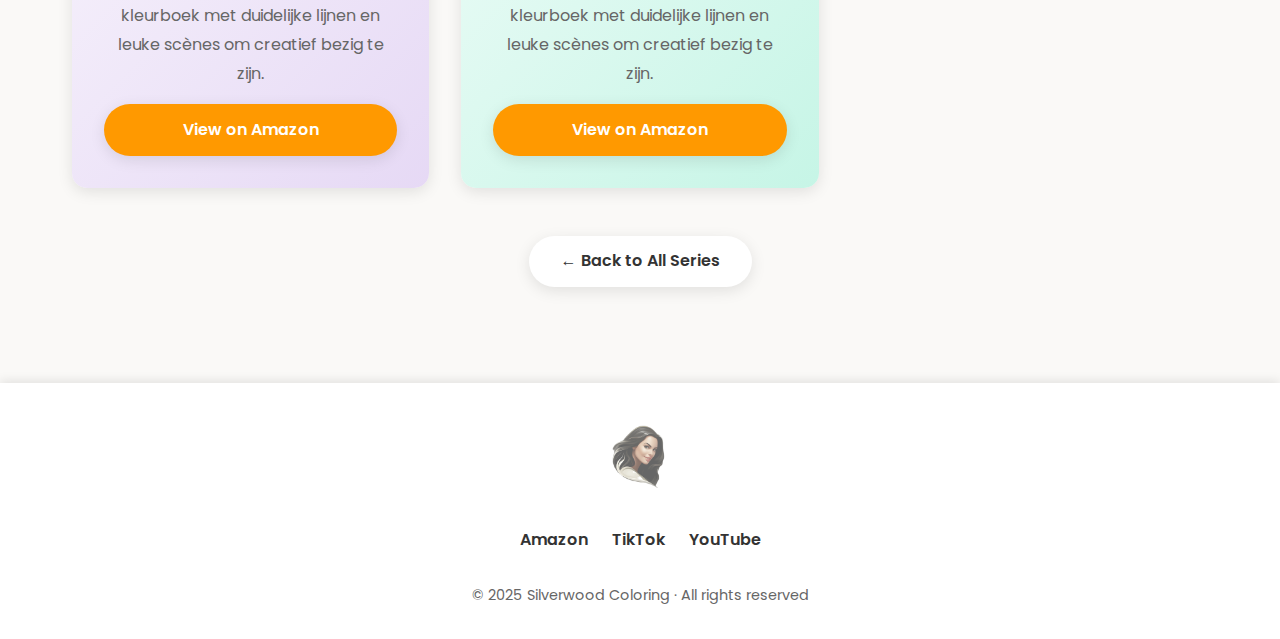
<file: sinterklaas.html>
<!DOCTYPE html>
<html lang="en">
<head>
    <meta charset="UTF-8">
    <meta name="viewport" content="width=device-width, initial-scale=1.0">
    <meta name="description" content="Sinterklaas coloring books by Aria Silverwood. Festive Dutch tradition scenes and characters available on Amazon.">
    <meta name="keywords" content="Sinterklaas coloring book, Dutch coloring, festive coloring, Aria Silverwood">
    
    <meta property="og:title" content="Sinterklaas Series - Silverwood Coloring">
    <meta property="og:description" content="Sinterklaas coloring books by Aria Silverwood. Festive Dutch tradition scenes and characters available on Amazon.">
    <meta property="og:type" content="website">
    <meta property="og:image" content="assets/images/og-image.jpg">
    
    <title>Sinterklaas Series - Silverwood Coloring</title>
    <link rel="icon" href="assets/images/favicon.png">
    <link rel="preconnect" href="https://fonts.googleapis.com">
    <link rel="preconnect" href="https://fonts.gstatic.com" crossorigin>
    <link href="https://fonts.googleapis.com/css2?family=Poppins:wght@300;400;500;600;700&display=swap" rel="stylesheet">
    <link rel="stylesheet" href="assets/css/style.css">
</head>
<body>
    <header>
        <div class="header-container">
            <a href="index.html" class="logo">
                <img src="assets/images/logo-1.png" alt="Silverwood Coloring" class="logo-img" />
                <span class="logo-text">Silverwood Coloring</span>
            </a>
            <nav>
                <div class="menu-toggle" id="menuToggle">
                    <span></span>
                    <span></span>
                    <span></span>
                </div>
                <ul id="navMenu">
                    <li><a href="index.html">Home</a></li>
                    <li><a href="series.html" class="active">Series</a></li>
                    <li><a href="about.html">About</a></li>
                    <li><a href="faq.html">FAQ</a></li>
                    <li><a href="contact.html">Contact</a></li>
                </ul>
            </nav>
        </div>
    </header>

    <main>
        <div class="category-header">
            <h1 class="section-title">Sinterklaas Series</h1>
            <p class="category-intro">Celebrate the magic of Sinterklaas with our festive coloring books! Featuring beloved Dutch traditions, joyful scenes, and charming characters that bring the holiday spirit to life. Perfect for children and families during the festive season.</p>
        </div>

        <div class="card-grid" id="booksContainer">
            <div class="card">
                <p>Loading books...</p>
            </div>
        </div>

        <div style="text-align: center; margin-top: 2rem;">
            <a href="series.html" class="btn">← Back to All Series</a>
        </div>
    </main>

    <footer>
        <div class="footer-content">
            <div class="footer-logo">
                <img src="assets/images/logo-2.png" alt="Silverwood Coloring" class="footer-logo-img" />
            </div>
            <div class="footer-links">
                <a href="https://www.amazon.com/stores/Aria-Silverwood/author/B0CDCFRMGG?isDramIntegrated=true&shoppingPortalEnabled=true&ccs_id=15b96a3e-342a-4bc1-8c70-932cfd9c1cac" target="_blank" title="Amazon">Amazon</a>
                <a href="https://www.tiktok.com/@silverwoodcoloring" target="_blank" title="TikTok">TikTok</a>
                <a href="https://www.youtube.com/@AriaSilverwood" target="_blank" title="YouTube">YouTube</a>
            </div>
            <p>&copy; 2025 Silverwood Coloring &middot; All rights reserved</p>
        </div>
    </footer>

    <script>
        const menuToggle = document.getElementById('menuToggle');
        const navMenu = document.getElementById('navMenu');

        if (menuToggle) {
            menuToggle.addEventListener('click', () => {
                navMenu.classList.toggle('active');
            });
        }

        // Load books from JSON
        const seriesName = 'sinterklaas';
        const booksContainer = document.getElementById('booksContainer');

        fetch('data/books.json')
            .then(response => response.json())
            .then(data => {
                const seriesBooks = data.filter(book => book.series === seriesName);
                
                if (seriesBooks.length === 0) {
                    booksContainer.innerHTML = '<div class="card"><p>No books found for this series yet. Check back soon!</p></div>';
                    return;
                }

                booksContainer.innerHTML = '';
                
                seriesBooks.forEach((book, index) => {
                    const cardColors = ['card-pink', 'card-blue', 'card-yellow', 'card-lavender', 'card-mint', 'card-peach'];
                    const colorClass = cardColors[index % cardColors.length];
                    
                    const card = document.createElement('div');
                    card.className = `card ${colorClass}`;
                    card.innerHTML = `
                        <div class="card-image">
                            <img src="${book.imageUrl}" alt="${book.title}" loading="lazy" onerror="this.style.display='none'; this.parentElement.innerHTML='🎨';">
                        </div>
                        <h3>${book.title}</h3>
                        <p>${book.shortDescription}</p>
                        <a href="${book.amazonUrl}" target="_blank" class="btn btn-amazon">View on Amazon</a>
                    `;
                    booksContainer.appendChild(card);
                });

                // Lazy load images
                const lazyImages = document.querySelectorAll('img[loading="lazy"]');
                if ('IntersectionObserver' in window) {
                    const imageObserver = new IntersectionObserver((entries, observer) => {
                        entries.forEach(entry => {
                            if (entry.isIntersecting) {
                                entry.target.classList.add('loaded');
                                observer.unobserve(entry.target);
                            }
                        });
                    });
                    lazyImages.forEach(img => imageObserver.observe(img));
                } else {
                    lazyImages.forEach(img => img.classList.add('loaded'));
                }
            })
            .catch(error => {
                console.error('Error loading books:', error);
                booksContainer.innerHTML = '<div class="card"><p>Error loading books. Please try again later.</p></div>';
            });
    </script>
</body>
</html>
</file>
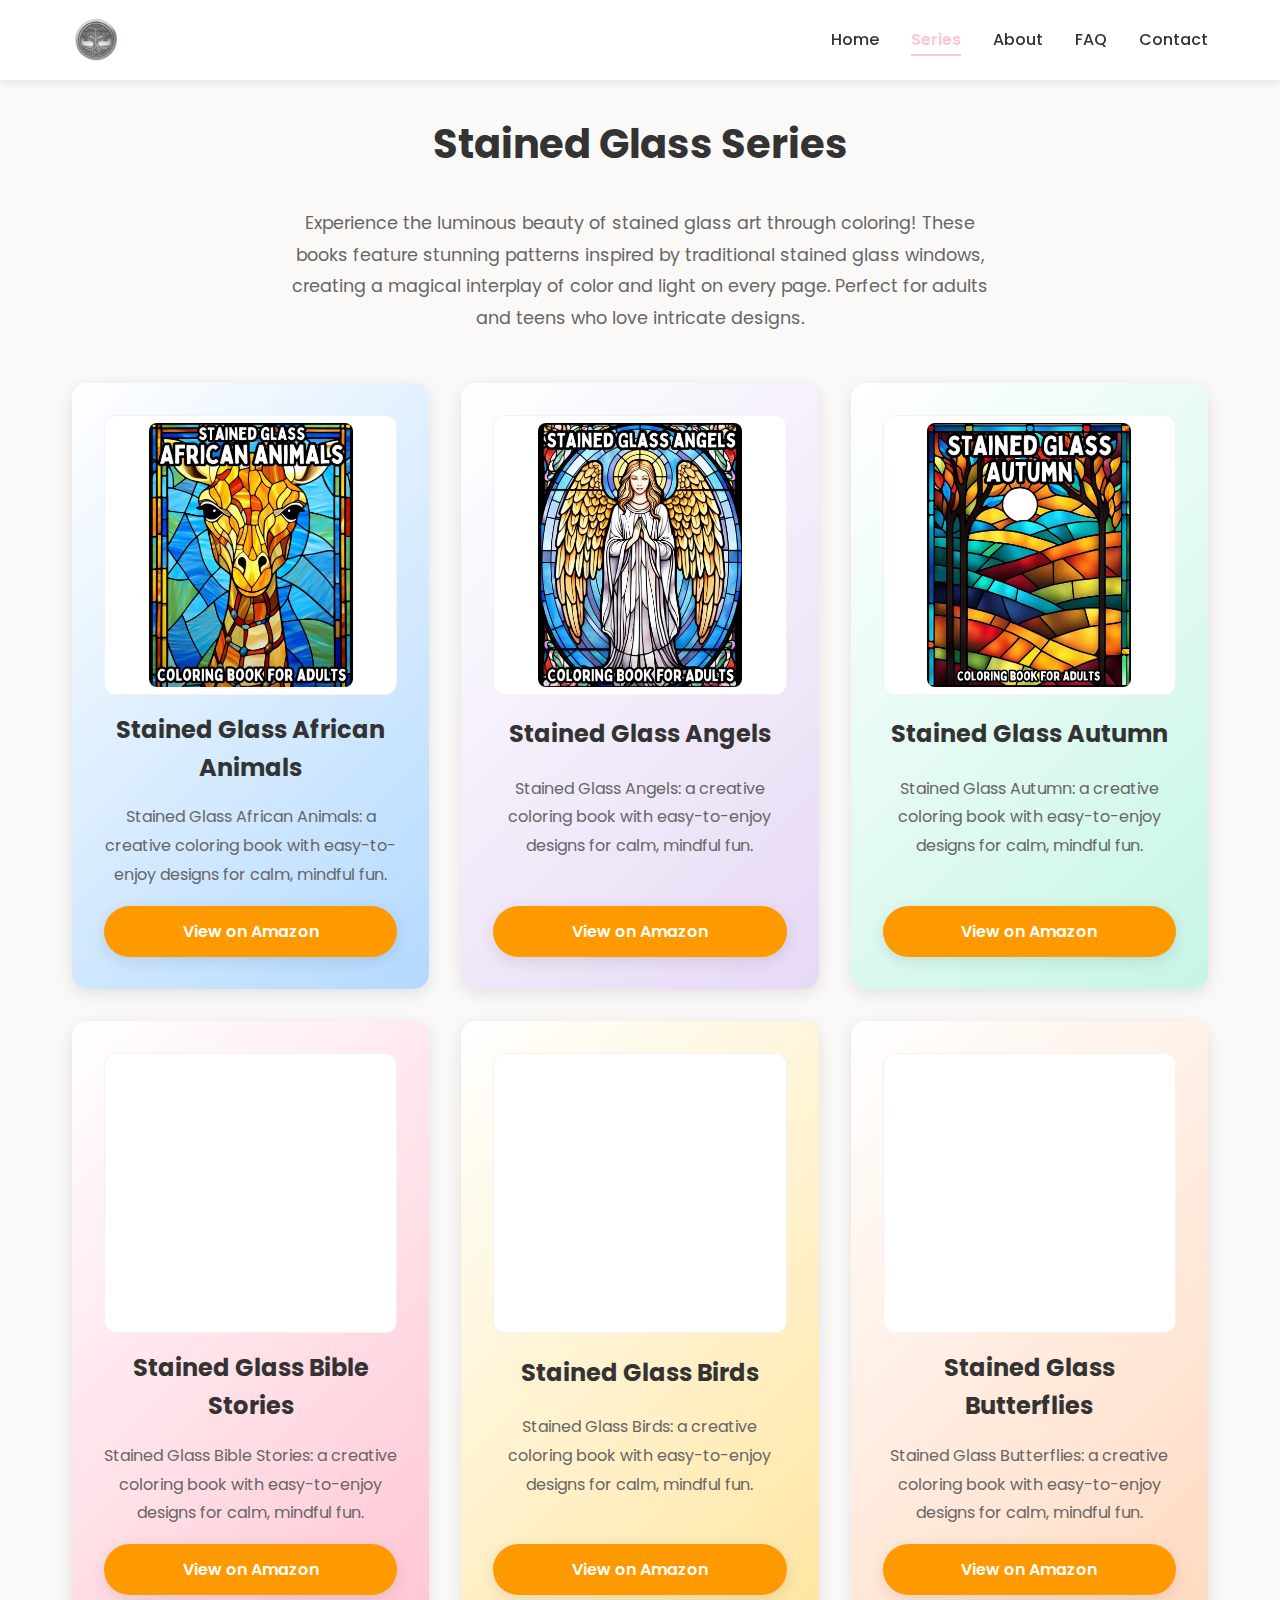
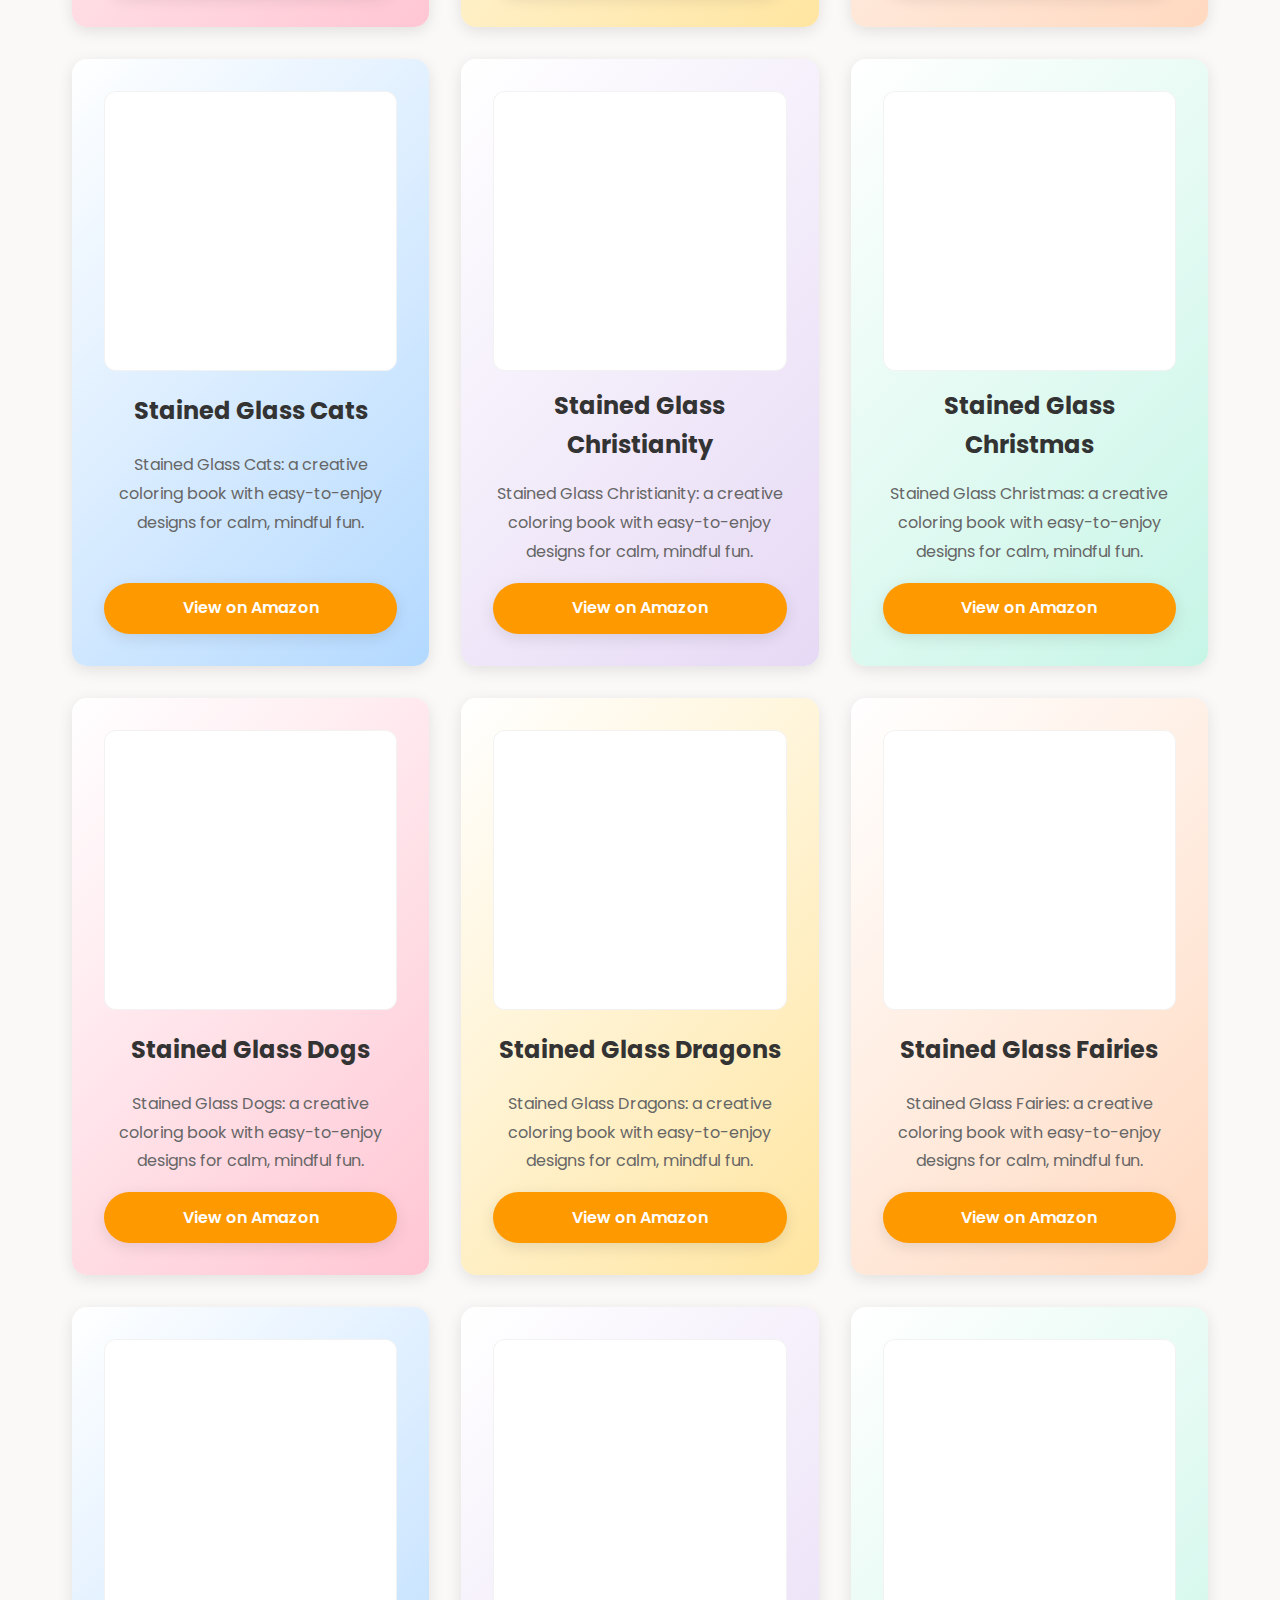
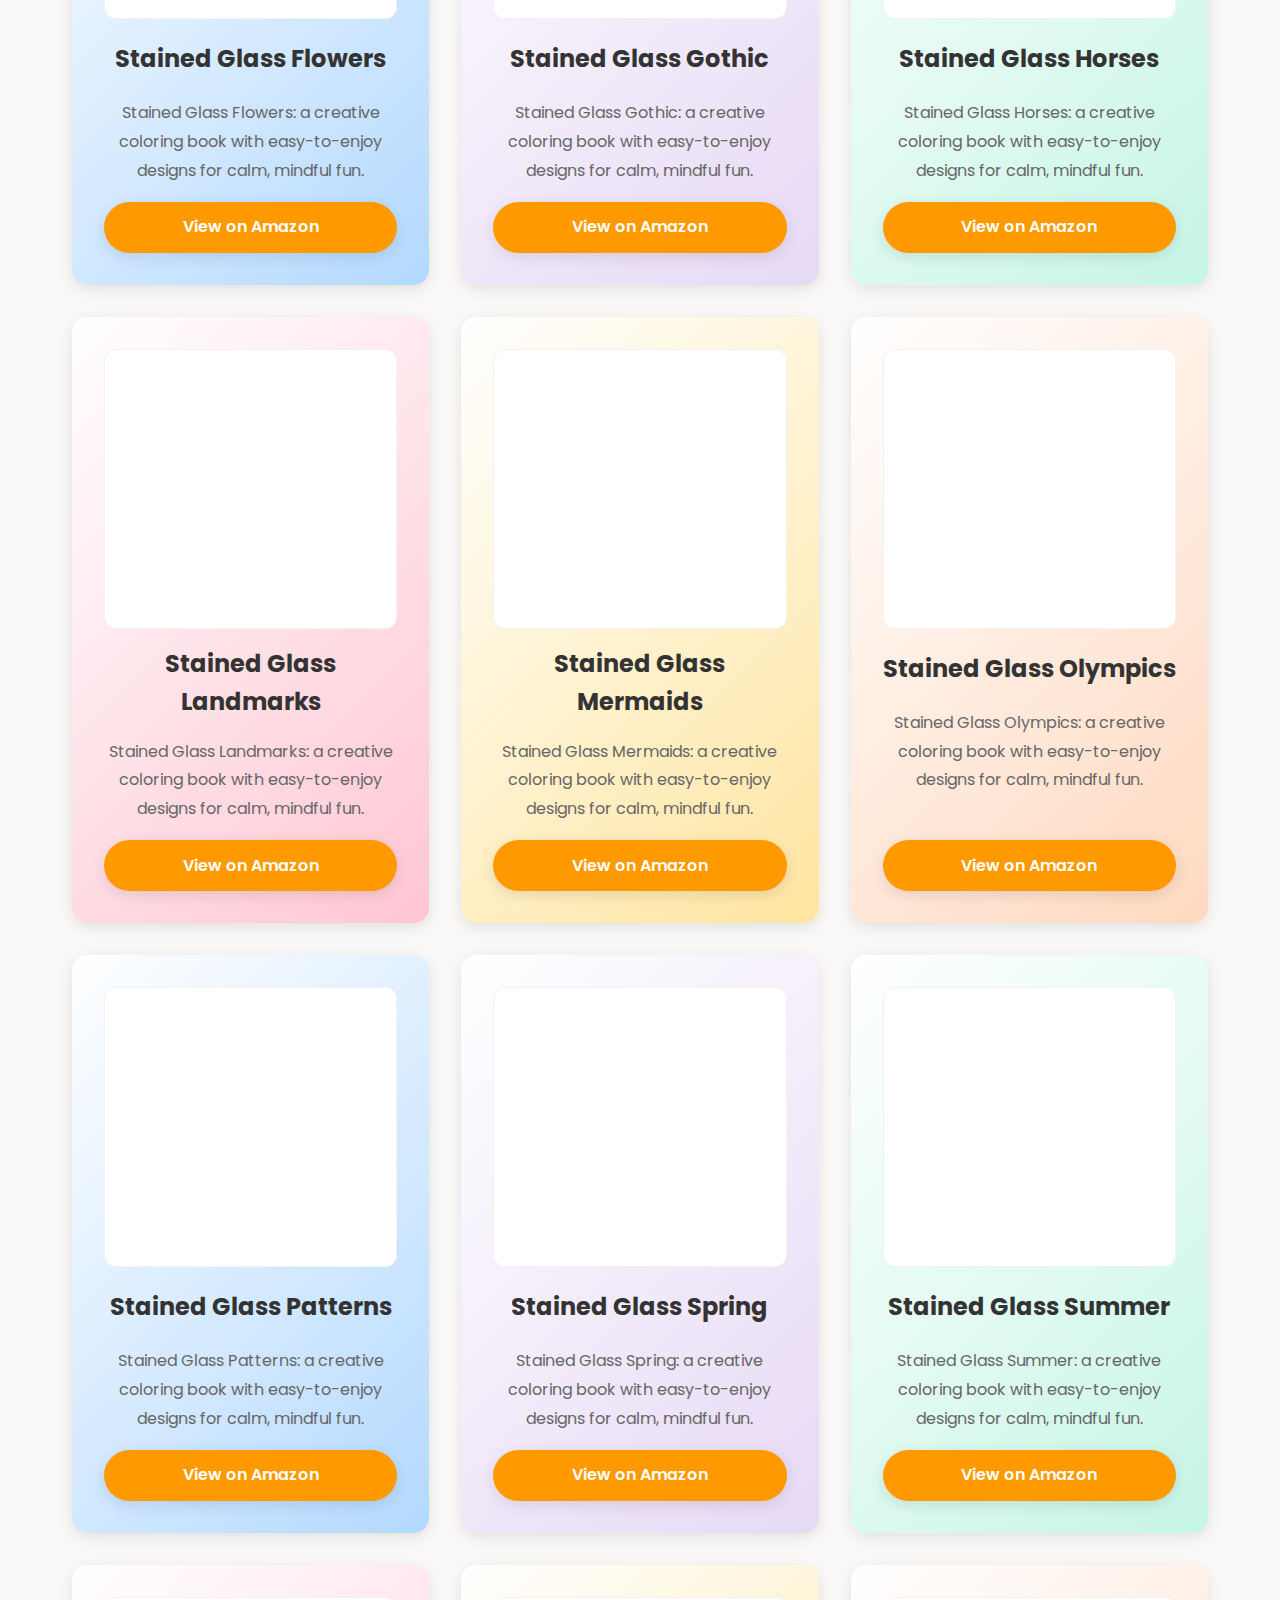
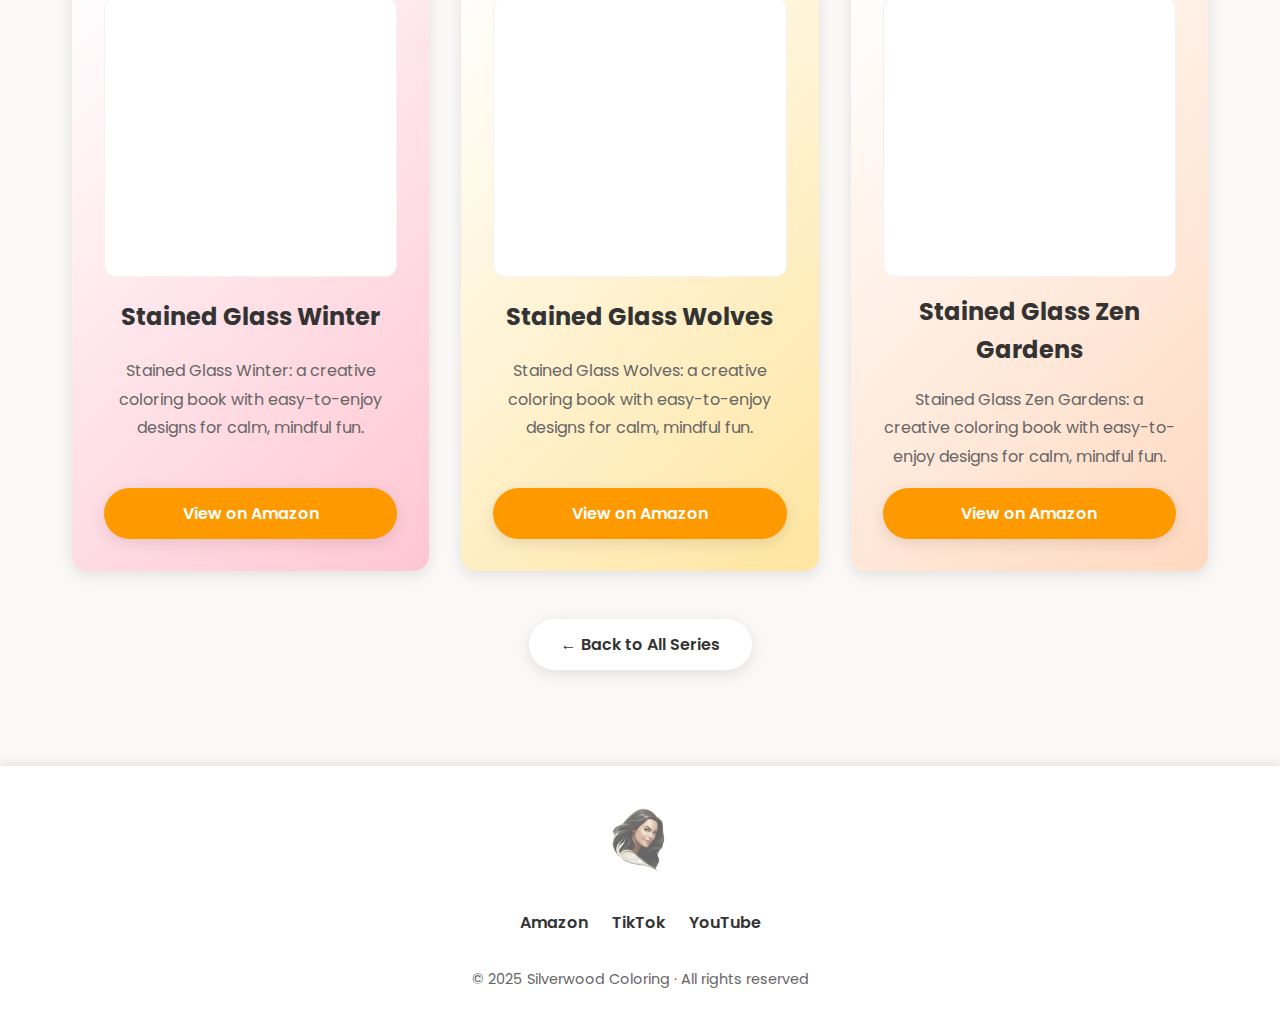
<file: stained-glass.html>
<!DOCTYPE html>
<html lang="en">
<head>
    <meta charset="UTF-8">
    <meta name="viewport" content="width=device-width, initial-scale=1.0">
    <meta name="description" content="Stained Glass coloring books by Aria Silverwood. Beautiful stained glass inspired patterns available on Amazon.">
    <meta name="keywords" content="stained glass coloring, art coloring books, Aria Silverwood, adult coloring">
    
    <meta property="og:title" content="Stained Glass Series - Silverwood Coloring">
    <meta property="og:description" content="Stained Glass coloring books by Aria Silverwood. Beautiful stained glass inspired patterns available on Amazon.">
    <meta property="og:type" content="website">
    <meta property="og:image" content="assets/images/og-image.jpg">
    
    <title>Stained Glass Series - Silverwood Coloring</title>
    <link rel="icon" href="assets/images/favicon.png">
    <link rel="preconnect" href="https://fonts.googleapis.com">
    <link rel="preconnect" href="https://fonts.gstatic.com" crossorigin>
    <link href="https://fonts.googleapis.com/css2?family=Poppins:wght@300;400;500;600;700&display=swap" rel="stylesheet">
    <link rel="stylesheet" href="assets/css/style.css">
</head>
<body>
    <header>
        <div class="header-container">
            <a href="index.html" class="logo"><img src="assets/images/logo-1.png" alt="Silverwood Coloring" class="logo-img" /></a>
            <nav>
                <div class="menu-toggle" id="menuToggle">
                    <span></span>
                    <span></span>
                    <span></span>
                </div>
                <ul id="navMenu">
                    <li><a href="index.html">Home</a></li>
                    <li><a href="series.html" class="active">Series</a></li>
                    <li><a href="about.html">About</a></li>
                    <li><a href="faq.html">FAQ</a></li>
                    <li><a href="contact.html">Contact</a></li>
                </ul>
            </nav>
        </div>
    </header>

    <main>
        <div class="category-header">
            <h1 class="section-title">Stained Glass Series</h1>
            <p class="category-intro">Experience the luminous beauty of stained glass art through coloring! These books feature stunning patterns inspired by traditional stained glass windows, creating a magical interplay of color and light on every page. Perfect for adults and teens who love intricate designs.</p>
        </div>

        <div class="card-grid" id="booksContainer">
            <div class="card">
                <p>Loading books...</p>
            </div>
        </div>

        <div style="text-align: center; margin-top: 2rem;">
            <a href="series.html" class="btn">← Back to All Series</a>
        </div>
    </main>

    <footer>
        <div class="footer-content">
            <div class="footer-logo">
                <img src="assets/images/logo-2.png" alt="Silverwood Coloring" class="footer-logo-img" />
            </div>
            <div class="footer-links">
                <a href="https://www.amazon.com/stores/Aria-Silverwood/author/B0CDCFRMGG?isDramIntegrated=true&shoppingPortalEnabled=true&ccs_id=15b96a3e-342a-4bc1-8c70-932cfd9c1cac" target="_blank" title="Amazon">Amazon</a>
                <a href="https://www.tiktok.com/@silverwoodcoloring" target="_blank" title="TikTok">TikTok</a>
                <a href="https://www.youtube.com/@AriaSilverwood" target="_blank" title="YouTube">YouTube</a>
            </div>
            <p>&copy; 2025 Silverwood Coloring &middot; All rights reserved</p>
        </div>
    </footer>

    <script>
        const menuToggle = document.getElementById('menuToggle');
        const navMenu = document.getElementById('navMenu');

        if (menuToggle) {
            menuToggle.addEventListener('click', () => {
                navMenu.classList.toggle('active');
            });
        }

        const seriesName = 'stained-glass';
        const booksContainer = document.getElementById('booksContainer');

        fetch('data/books.json')
            .then(response => response.json())
            .then(data => {
                const seriesBooks = data.filter(book => book.series === seriesName);
                
                if (seriesBooks.length === 0) {
                    booksContainer.innerHTML = '<div class="card"><p>No books found for this series yet. Check back soon!</p></div>';
                    return;
                }

                booksContainer.innerHTML = '';
                
                seriesBooks.forEach((book, index) => {
                    const cardColors = ['card-blue', 'card-lavender', 'card-mint', 'card-pink', 'card-yellow', 'card-peach'];
                    const colorClass = cardColors[index % cardColors.length];
                    
                    const card = document.createElement('div');
                    card.className = `card ${colorClass}`;
                    card.innerHTML = `
                        <div class="card-image">
                            <img src="${book.imageUrl}" alt="${book.title}" loading="lazy" onerror="this.style.display='none'; this.parentElement.innerHTML='🪟';">
                        </div>
                        <h3>${book.title}</h3>
                        <p>${book.shortDescription}</p>
                        <a href="${book.amazonUrl}" target="_blank" class="btn btn-amazon">View on Amazon</a>
                    `;
                    booksContainer.appendChild(card);
                });

                const lazyImages = document.querySelectorAll('img[loading="lazy"]');
                if ('IntersectionObserver' in window) {
                    const imageObserver = new IntersectionObserver((entries, observer) => {
                        entries.forEach(entry => {
                            if (entry.isIntersecting) {
                                entry.target.classList.add('loaded');
                                observer.unobserve(entry.target);
                            }
                        });
                    });
                    lazyImages.forEach(img => imageObserver.observe(img));
                } else {
                    lazyImages.forEach(img => img.classList.add('loaded'));
                }
            })
            .catch(error => {
                console.error('Error loading books:', error);
                booksContainer.innerHTML = '<div class="card"><p>Error loading books. Please try again later.</p></div>';
            });
    </script>
</body>
</html>
</file>
<file: assets/css/style.css>
/* Silverwood Coloring - Main Stylesheet */

/* CSS Reset & Base Styles */
* {
  margin: 0;
  padding: 0;
  box-sizing: border-box;
}

:root {
  --color-bg: #faf9f7;
  --color-text: #333;
  --color-pink: #ffc6d3;
  --color-blue: #b3d9ff;
  --color-yellow: #ffe5a0;
  --color-lavender: #e6d9f5;
  --color-mint: #c6f5e6;
  --color-peach: #ffd9c0;
  --color-white: #ffffff;
  --color-shadow: rgba(0, 0, 0, 0.1);
  --font-main: 'Poppins', sans-serif;
}

html {
  scroll-behavior: smooth;
}

body {
  font-family: var(--font-main);
  background-color: var(--color-bg);
  color: var(--color-text);
  line-height: 1.6;
}

/* Header & Navigation */
header {
  background-color: var(--color-white);
  box-shadow: 0 2px 10px var(--color-shadow);
  position: sticky;
  top: 0;
  z-index: 1000;
  padding: 1rem 0;
}

.header-container {
  max-width: 1200px;
  margin: 0 auto;
  padding: 0 2rem;
  display: flex;
  justify-content: space-between;
  align-items: center;
}

.logo {
  display: inline-flex;
  align-items: center;
  gap: 0.5rem;
  text-decoration: none;
}

.logo:hover .logo-text {
  color: var(--color-pink);
}

.logo-img {
  height: 48px;
  width: auto;
  max-width: 225px;
  display: block;
  opacity: 0.7;
}

.logo-text {
  font-size: 1.5rem;
  font-weight: 600;
  color: var(--color-text);
  text-decoration: none;
}

nav ul {
  list-style: none;
  display: flex;
  gap: 2rem;
}

nav a {
  text-decoration: none;
  color: var(--color-text);
  font-weight: 500;
  transition: color 0.3s ease;
  position: relative;
}

nav a:hover {
  color: var(--color-pink);
}

nav a.active {
  color: var(--color-pink);
  font-weight: 600;
}

nav a.active::after {
  content: '';
  position: absolute;
  bottom: -5px;
  left: 0;
  width: 100%;
  height: 2px;
  background-color: var(--color-pink);
}

/* Mobile Menu Toggle */
.menu-toggle {
  display: none;
  flex-direction: column;
  cursor: pointer;
  gap: 5px;
}

.menu-toggle span {
  width: 25px;
  height: 3px;
  background-color: var(--color-text);
  border-radius: 3px;
  transition: 0.3s;
}

/* Main Content */
main {
  max-width: 1200px;
  margin: 0 auto;
  padding: 2rem;
  min-height: calc(100vh - 200px);
}

/* Hero Section */
.hero {
  text-align: center;
  padding: 4rem 2rem;
  background: linear-gradient(135deg, var(--color-pink) 0%, var(--color-blue) 50%, var(--color-yellow) 100%);
  border-radius: 20px;
  margin-bottom: 3rem;
  box-shadow: 0 4px 20px var(--color-shadow);
}

.hero h1 {
  font-size: 3rem;
  color: var(--color-white);
  margin-bottom: 1rem;
  text-shadow: 2px 2px 4px rgba(0, 0, 0, 0.2);
}

.hero p {
  font-size: 1.3rem;
  color: var(--color-white);
  margin-bottom: 2rem;
  text-shadow: 1px 1px 2px rgba(0, 0, 0, 0.2);
}

/* Buttons */
.btn {
  display: inline-block;
  padding: 0.8rem 2rem;
  background-color: var(--color-white);
  color: var(--color-text);
  text-decoration: none;
  border-radius: 50px;
  font-weight: 600;
  transition: all 0.3s ease;
  box-shadow: 0 4px 15px var(--color-shadow);
  border: none;
  cursor: pointer;
}

.btn:hover {
  transform: translateY(-3px);
  box-shadow: 0 6px 20px var(--color-shadow);
}

.btn-primary {
  background: linear-gradient(135deg, var(--color-pink), var(--color-lavender));
  color: var(--color-white);
}

.btn-amazon {
  background-color: #ff9900;
  color: var(--color-white);
}

.btn-amazon:hover {
  background-color: #e68a00;
}

/* Section Titles */
.section-title {
  text-align: center;
  font-size: 2.5rem;
  margin-bottom: 2rem;
  color: var(--color-text);
}

.section-subtitle {
  text-align: center;
  font-size: 1.2rem;
  color: #666;
  margin-bottom: 3rem;
  max-width: 700px;
  margin-left: auto;
  margin-right: auto;
}

/* Card Grid */
.card-grid {
  display: grid;
  grid-template-columns: repeat(auto-fit, minmax(280px, 1fr));
  gap: 2rem;
  margin-bottom: 3rem;
}

.card {
  display: flex;
  flex-direction: column;
  gap: 1rem;
  background-color: var(--color-white);
  border-radius: 15px;
  padding: 2rem;
  box-shadow: 0 4px 15px var(--color-shadow);
  transition: all 0.3s ease;
  text-align: center;
  height: 100%;
}

.card:hover {
  transform: translateY(-5px);
  box-shadow: 0 8px 25px var(--color-shadow);
}

.card-image {
  width: 100%;
  height: 280px;
  background: var(--color-white);
  border-radius: 12px;
  box-shadow: inset 0 0 0 1px rgba(0, 0, 0, 0.05);
  display: flex;
  align-items: center;
  justify-content: center;
  padding: 0.5rem;
}

.card-image img {
  max-width: 100%;
  max-height: 100%;
  object-fit: contain;
  border-radius: 8px;
  display: block;
}

.card h3 {
  font-size: 1.5rem;
  margin: 0;
  color: var(--color-text);
  min-height: 2em;
  display: flex;
  align-items: center;
  justify-content: center;
}

.card p {
  flex: 1 1 auto;
  color: #666;
  margin-bottom: 0;
  line-height: 1.8;
}

.card .btn,
.card .btn-amazon {
  margin-top: auto;
}

/* Color variations for cards */
.card-pink { background: linear-gradient(135deg, var(--color-white), var(--color-pink)); }
.card-blue { background: linear-gradient(135deg, var(--color-white), var(--color-blue)); }
.card-yellow { background: linear-gradient(135deg, var(--color-white), var(--color-yellow)); }
.card-lavender { background: linear-gradient(135deg, var(--color-white), var(--color-lavender)); }
.card-mint { background: linear-gradient(135deg, var(--color-white), var(--color-mint)); }
.card-peach { background: linear-gradient(135deg, var(--color-white), var(--color-peach)); }

/* FAQ Accordion */
.faq-container {
  max-width: 800px;
  margin: 0 auto;
}

.faq-item {
  background-color: var(--color-white);
  border-radius: 10px;
  margin-bottom: 1rem;
  overflow: hidden;
  box-shadow: 0 2px 10px var(--color-shadow);
}

.faq-question {
  padding: 1.5rem;
  cursor: pointer;
  display: flex;
  justify-content: space-between;
  align-items: center;
  font-weight: 600;
  transition: background-color 0.3s ease;
}

.faq-question:hover {
  background-color: var(--color-pink);
  color: var(--color-white);
}

.faq-question::after {
  content: '+';
  font-size: 1.5rem;
  font-weight: bold;
}

.faq-question.active::after {
  content: '−';
}

.faq-answer {
  max-height: 0;
  overflow: hidden;
  transition: max-height 0.3s ease, padding 0.3s ease;
  padding: 0 1.5rem;
}

.faq-answer.active {
  max-height: 500px;
  padding: 1.5rem;
}

.faq-answer p {
  color: #666;
  line-height: 1.8;
}

/* Contact Page */
.contact-container {
  text-align: center;
  max-width: 600px;
  margin: 0 auto;
}

.social-links {
  display: flex;
  justify-content: center;
  gap: 2rem;
  flex-wrap: wrap;
  margin-top: 2rem;
}

.social-icon {
  display: inline-flex;
  align-items: center;
  gap: 0.5rem;
  padding: 1rem 2rem;
  background-color: var(--color-white);
  border-radius: 50px;
  text-decoration: none;
  color: var(--color-text);
  font-weight: 600;
  box-shadow: 0 4px 15px var(--color-shadow);
  transition: all 0.3s ease;
}

.social-icon:hover {
  transform: translateY(-3px);
  box-shadow: 0 6px 20px var(--color-shadow);
}

/* Enhanced Social Buttons */
.social-links-grid {
  display: grid;
  grid-template-columns: repeat(auto-fit, minmax(280px, 1fr));
  gap: 2rem;
  margin-top: 2rem;
  max-width: 900px;
  margin-left: auto;
  margin-right: auto;
}

.social-links-vertical {
  display: flex;
  flex-direction: column;
  gap: 1.5rem;
  margin-top: 2rem;
  max-width: 600px;
  margin-left: auto;
  margin-right: auto;
}

.social-button {
  display: flex;
  align-items: center;
  gap: 1.5rem;
  padding: 2rem;
  background-color: var(--color-white);
  border-radius: 15px;
  text-decoration: none;
  color: var(--color-text);
  box-shadow: 0 4px 20px var(--color-shadow);
  transition: all 0.3s ease;
  border: 3px solid transparent;
}

.social-button:hover {
  transform: translateY(-5px);
  box-shadow: 0 8px 30px var(--color-shadow);
}

.social-icon-large {
  font-size: 3rem;
  line-height: 1;
  flex-shrink: 0;
}

.social-icon-brand {
  width: 60px;
  height: 60px;
  flex-shrink: 0;
  display: flex;
  align-items: center;
  justify-content: center;
}

.social-icon-brand svg {
  width: 100%;
  height: 100%;
  display: block;
}

.social-text {
  flex: 1;
  text-align: left;
}

.social-title {
  font-size: 1.3rem;
  font-weight: 700;
  margin-bottom: 0.3rem;
}

.social-subtitle {
  font-size: 0.95rem;
  color: #666;
  font-weight: 400;
}

.amazon-button {
  background: linear-gradient(135deg, #232f3e, #37475a);
  border-color: #ff9900;
}

.amazon-button:hover {
  border-color: #ff9900;
  background: linear-gradient(135deg, #131921, #232f3e);
  box-shadow: 0 8px 30px rgba(255, 153, 0, 0.5);
  transform: translateY(-3px);
}

.amazon-button .social-icon-brand {
  color: #ff9900;
}

.amazon-button .social-title {
  color: #ff9900;
  font-weight: 700;
}

.amazon-button .social-subtitle {
  color: #ffffff;
}

.tiktok-button {
  background: linear-gradient(135deg, #000000, #1a1a1a);
  border-color: #00f2ea;
}

.tiktok-button:hover {
  border-color: #00f2ea;
  background: linear-gradient(135deg, #000000, #0d0d0d);
  box-shadow: 0 8px 30px rgba(0, 242, 234, 0.6);
  transform: translateY(-3px);
}

.tiktok-button .social-icon-brand {
  color: #00f2ea;
}

.tiktok-button .social-title {
  color: #00f2ea;
  font-weight: 700;
}

.tiktok-button .social-subtitle {
  color: #ffffff;
}

.youtube-button {
  background: linear-gradient(135deg, #282828, #3d3d3d);
  border-color: #ff0000;
}

.youtube-button:hover {
  border-color: #ff0000;
  background: linear-gradient(135deg, #181818, #282828);
  box-shadow: 0 8px 30px rgba(255, 0, 0, 0.6);
  transform: translateY(-3px);
}

.youtube-button .social-icon-brand {
  color: #ff0000;
}

.youtube-button .social-title {
  color: #ff0000;
  font-weight: 700;
}

.youtube-button .social-subtitle {
  color: #ffffff;
}

.email-link {
  display: inline-block;
  margin-top: 2rem;
  font-size: 1.2rem;
  color: var(--color-pink);
  text-decoration: none;
  font-weight: 600;
}

.email-link:hover {
  text-decoration: underline;
}

/* About Page */
.about-content {
  max-width: 800px;
  margin: 0 auto;
  text-align: center;
}

.about-content p {
  font-size: 1.1rem;
  line-height: 1.9;
  color: #666;
  margin-bottom: 2rem;
}

.collage-placeholder {
  width: 100%;
  height: 300px;
  background: linear-gradient(135deg, var(--color-pink), var(--color-blue), var(--color-yellow), var(--color-lavender));
  border-radius: 15px;
  margin: 2rem 0;
  display: flex;
  align-items: center;
  justify-content: center;
  font-size: 2rem;
  color: var(--color-white);
  text-shadow: 2px 2px 4px rgba(0, 0, 0, 0.2);
}

.profile-image-container {
  display: flex;
  justify-content: center;
  margin: 2rem 0;
}

.profile-picture {
  width: min(160px, 50%);
  aspect-ratio: 1 / 1;
  border-radius: 50%;
  object-fit: cover;
  box-shadow: 0 4px 12px var(--color-shadow);
  border: 3px solid var(--color-white);
  opacity: 0.9;
}

/* Category Page */
.category-header {
  text-align: center;
  margin-bottom: 3rem;
}

.category-intro {
  max-width: 700px;
  margin: 0 auto 3rem;
  text-align: center;
  font-size: 1.1rem;
  color: #666;
  line-height: 1.8;
}

/* Footer */
footer {
  background-color: var(--color-white);
  padding: 2rem;
  text-align: center;
  box-shadow: 0 -2px 10px var(--color-shadow);
  margin-top: 4rem;
}

.footer-content {
  max-width: 1200px;
  margin: 0 auto;
  display: flex;
  flex-direction: column;
  align-items: center;
  gap: 1rem;
}

.footer-logo {
  display: flex;
  justify-content: center;
  margin-bottom: 1rem;
}

.footer-logo-img {
  height: 80px;
  width: auto;
  opacity: 0.6;
}

.footer-links {
  display: flex;
  gap: 1.5rem;
  flex-wrap: wrap;
  justify-content: center;
  margin-bottom: 1rem;
}

.footer-links a {
  color: var(--color-text);
  font-weight: 600;
  text-decoration: none;
  transition: color 0.3s ease;
}

.footer-links a:hover {
  color: var(--color-pink);
}

footer p {
  color: #666;
  font-size: 0.9rem;
}

/* Responsive Design */
@media (max-width: 768px) {
  .header-container {
    padding: 0 1rem;
  }

  .logo-img {
    height: 36px;
    max-width: 170px;
  }

  .footer-logo-img {
    height: 60px;
  }

  nav ul {
    display: none;
    flex-direction: column;
    position: absolute;
    top: 100%;
    left: 0;
    right: 0;
    background-color: var(--color-white);
    box-shadow: 0 4px 10px var(--color-shadow);
    padding: 1rem;
    gap: 1rem;
  }

  nav ul.active {
    display: flex;
  }

  .menu-toggle {
    display: flex;
  }

  .hero h1 {
    font-size: 2rem;
  }

  .hero p {
    font-size: 1rem;
  }

  .section-title {
    font-size: 2rem;
  }

  .card-grid {
    grid-template-columns: 1fr;
    gap: 1.5rem;
  }

  .card-image {
    height: 240px;
  }

  main {
    padding: 1rem;
  }

  .social-links {
    flex-direction: column;
    gap: 1rem;
  }

  .social-links-grid {
    grid-template-columns: 1fr;
    gap: 1.5rem;
  }

  .social-links-vertical {
    gap: 1.25rem;
  }

  .social-button {
    padding: 1.5rem;
  }

  .social-icon-large {
    font-size: 2.5rem;
  }

  .social-icon-brand {
    width: 50px;
    height: 50px;
  }
}

@media (max-width: 480px) {
  .logo {
    font-size: 1.2rem;
  }

  .hero {
    padding: 2rem 1rem;
  }

  .hero h1 {
    font-size: 1.5rem;
  }

  .btn {
    padding: 0.6rem 1.5rem;
    font-size: 0.9rem;
  }
}

/* Lazy Loading */
img[loading="lazy"] {
  opacity: 0;
  transition: opacity 0.3s;
}

img[loading="lazy"].loaded {
  opacity: 1;
}
</file>
